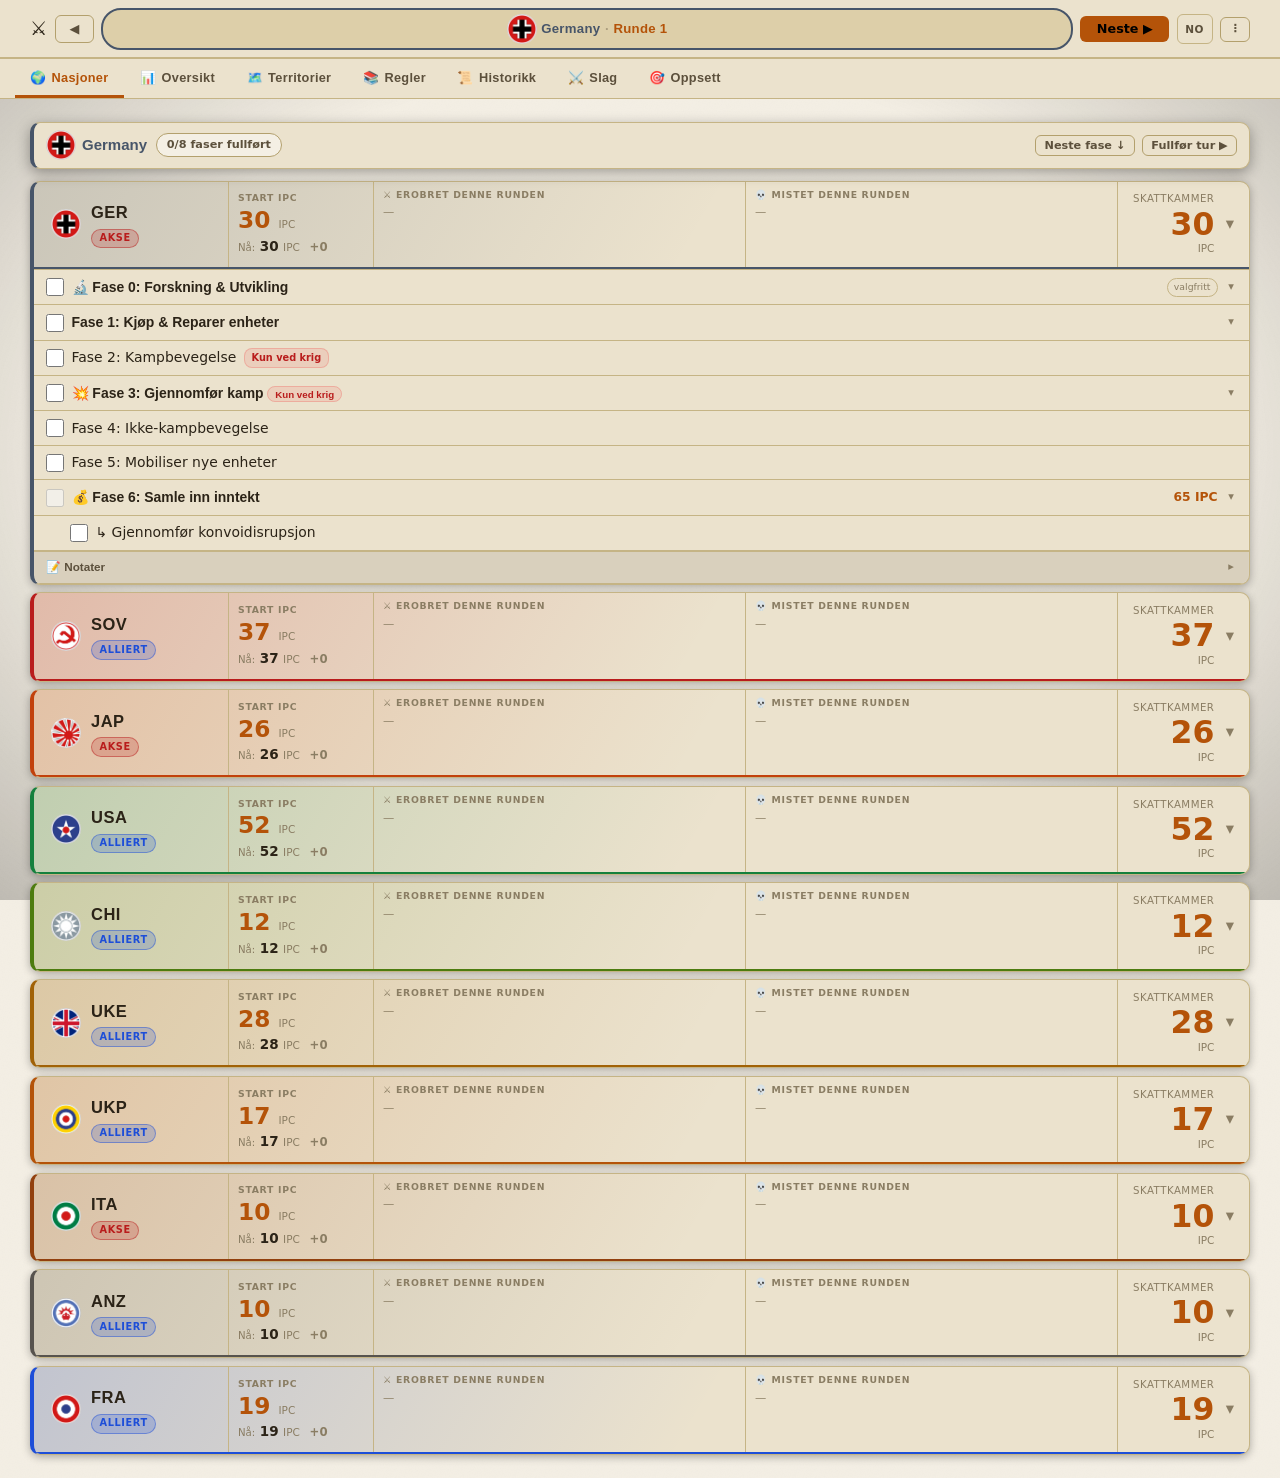
<file: data/index.html>
<!DOCTYPE html>
<html lang="no">
<head>
  <meta charset="UTF-8">
  <meta name="viewport" content="width=device-width, initial-scale=1.0">
  <title>A&amp;A Global 1940 — Game Tracker</title>
  <link rel="icon" href='data:image/svg+xml;utf8,<svg xmlns="http://www.w3.org/2000/svg" viewBox="0 0 32 32"><rect width="32" height="32" rx="4" fill="%230d1117"/><text x="16" y="22" font-size="20" text-anchor="middle" fill="%23f59e0b" font-family="serif">⚔</text></svg>'>
  <script>
    // The browser fetches a <link rel="manifest"> as soon as it's parsed — under
    // file:// that fetch is always blocked by CORS (same reasoning as the
    // territories.csv skip in app.js's _loadTerritoriesCSV()), so document.write it
    // in conditionally rather than always emitting a tag guaranteed to error out.
    // PWA installability isn't available under file:// anyway, so nothing is lost.
    if (location.protocol !== 'file:') {
      document.write('<link rel="manifest" href="manifest.json">');
    }
  </script>
  <meta name="theme-color" content="#14120d" id="metaThemeColor">
  <meta name="apple-mobile-web-app-capable" content="yes">
  <meta name="apple-mobile-web-app-status-bar-style" content="black-translucent">
  <meta name="apple-mobile-web-app-title" content="Frontline">
  <script>
    // Applied synchronously, before the stylesheet, so an explicit saved theme choice
    // (opposite of the OS preference) doesn't flash the wrong theme for a frame on load.
    // app.js's applyTheme() re-derives and confirms this once state is fully loaded.
    try {
      var _s = JSON.parse(localStorage.getItem('aa1940_tracker_v1'));
      if (_s && (_s.theme === 'light' || _s.theme === 'dark')) {
        document.documentElement.dataset.theme = _s.theme;
      }
    } catch (_) {}
  </script>
  <link rel="stylesheet" href="style.css">
</head>
<body>
  <div class="app-wrap">

    <!-- ══════════════ HEADER ══════════════ -->
    <header>
      <span class="logo">⚔️</span>

      <button class="btn btn-ghost btn-sm hdr-nav-btn" id="btnPrevTurn" data-i18n-attr-title="header.prev_title" title="Forrige tur">◀</button>

      <div class="hdr-turn-pill" id="turnPill">
        <span class="htp-flag" id="turnFlag">🇩🇪</span>
        <span class="htp-name" id="turnName">Germany</span>
        <span class="htp-sep">·</span>
        <span class="htp-round" id="roundBadge">Runde 1</span>
      </div>

      <button class="btn btn-primary btn-sm hdr-nav-btn hdr-next-btn" id="btnNextTurn" data-i18n="header.next_btn" data-i18n-attr-title="header.next_title" title="Neste tur">Neste ▶</button>

      <button class="btn btn-ghost btn-sm lang-toggle" id="btnLang" onclick="toggleLang()" title="Bytt språk / Switch language">NO</button>

      <details class="action-menu" id="actionMenu">
        <summary class="btn btn-ghost btn-sm action-menu-trigger" data-i18n-attr-title="header.menu_title" title="Meny">⋮</summary>
        <div class="action-menu-dropdown">
          <button class="action-menu-item" id="btnTheme" onclick="toggleTheme()"><span id="btnThemeIcon">🌙</span> <span data-i18n="menu.theme">Bytt tema</span></button>
          <button class="action-menu-item" id="btnNewGame" data-i18n="menu.new_game">🎮 Nytt spill</button>
          <button class="action-menu-item action-menu-item--accent" id="btnServerSave" data-i18n="menu.save">☁️ Lagring</button>
          <button class="action-menu-item" id="btnExport" data-i18n="menu.export">💾 Eksporter</button>
          <label class="action-menu-item" style="cursor:pointer">
            <span data-i18n="menu.import">📂 Importer</span>
            <input type="file" id="importFile" accept="application/json" class="hidden">
          </label>
        </div>
      </details>
    </header>

    <!-- ══════════════ TAB NAV (tablet/desktop) ══════════════ -->
    <nav class="tab-bar" role="tablist">
      <button class="tab-btn active" data-tab="nations"     role="tab">🌍 <span data-i18n="nav.nations">Nasjoner</span></button>
      <button class="tab-btn"        data-tab="overview"    role="tab">📊 <span data-i18n="nav.overview">Oversikt</span></button>
      <button class="tab-btn"        data-tab="territories" role="tab">🗺️ <span data-i18n="nav.territories">Territorier</span></button>
      <button class="tab-btn"        data-tab="rules"       role="tab">📚 <span data-i18n="nav.rules">Regler</span></button>
      <button class="tab-btn"        data-tab="history"     role="tab">📜 <span data-i18n="nav.history">Historikk</span></button>
      <button class="tab-btn"        data-tab="battle"      role="tab">⚔️ <span data-i18n="nav.battle">Slag</span></button>
      <button class="tab-btn"        data-tab="setup"       role="tab">🎯 <span data-i18n="nav.setup">Oppsett</span></button>
    </nav>

    <!-- ══════════════ BOTTOM NAV (mobile only) ══════════════ -->
    <nav class="bottom-nav" role="tablist" aria-label="Navigasjon">
      <button class="tab-btn active" data-tab="nations" role="tab">
        <span class="bn-icon">🌍</span>
        <span class="bn-label" data-i18n="nav.nations">Nasjoner</span>
      </button>
      <button class="tab-btn" data-tab="overview" role="tab">
        <span class="bn-icon">📊</span>
        <span class="bn-label" data-i18n="nav.overview">Oversikt</span>
      </button>
      <button class="tab-btn" data-tab="territories" role="tab">
        <span class="bn-icon">🗺️</span>
        <span class="bn-label" data-i18n="nav.territories">Territorier</span>
      </button>
      <button class="tab-btn" data-tab="battle" role="tab">
        <span class="bn-icon">⚔️</span>
        <span class="bn-label" data-i18n="nav.battle">Slag</span>
      </button>
      <button class="tab-btn" data-tab="history" role="tab">
        <span class="bn-icon">📜</span>
        <span class="bn-label" data-i18n="nav.history">Historikk</span>
      </button>
      <button class="tab-btn" data-tab="rules" role="tab">
        <span class="bn-icon">📚</span>
        <span class="bn-label" data-i18n="nav.rules">Regler</span>
      </button>
      <button class="tab-btn" data-tab="setup" role="tab">
        <span class="bn-icon">🎯</span>
        <span class="bn-label" data-i18n="nav.setup">Oppsett</span>
      </button>
    </nav>

    <!-- ══════════════ MAIN ══════════════ -->
    <div id="fixedSpacer" aria-hidden="true"></div>
    <main>

      <!-- ── OVERVIEW TAB (war status only — turn actions live on Nations) ── -->
      <div id="tab-overview" class="tab-panel" role="tabpanel">

        <!-- Turn strip (klikk for å navigere til nasjon) -->
        <div class="turn-strip-wrap">
          <div class="turn-strip-title" data-i18n="ov.turn_order">Tur-rekkefølge · klikk for å gå til nasjon</div>
          <div class="turn-strip" id="turnStrip"></div>
        </div>

        <!-- Victory meter -->
        <div class="victory-meter-wrap">
          <div class="victory-meter-title" data-i18n="ov.vc_title">🏆 Seiersbyer — Akse trenger 13 for å vinne</div>
          <div class="victory-bar-outer">
            <div class="victory-bar-axis" id="victoryBarAxis" style="width:30%"></div>
            <div class="victory-bar-allies" id="victoryBarAllies"></div>
          </div>
          <div class="victory-labels">
            <span id="victoryLabelAxis">Akse: 0</span>
            <span id="victoryLabelAllies">Allierte: 0</span>
          </div>
          <div class="win-indicator" id="winIndicator"></div>
          <details class="vc-collapse">
            <summary data-i18n="ov.vc_collapse">⭐ Seiersbyer</summary>
            <div class="vc-medal-board" id="vcMedalBoard"></div>
          </details>
        </div>

        <!-- Nation scoreboard -->
        <div id="ovNationGrid"></div>

      </div>

      <!-- ── NATIONS TAB ───────────────────── -->
      <div id="tab-nations" class="tab-panel active" role="tabpanel">
        <!-- Sticky turn bar: active nation, phase progress, jump-to-next-phase,
             finish turn. The nation cards below are the single source of phase UI. -->
        <div class="turn-bar" id="phaseTrackerWrap">
          <div class="turn-bar-nation" id="phaseNationName"></div>
          <span class="phase-progress" id="turnBarProgress"></span>
          <div class="turn-bar-actions">
            <button class="btn btn-ghost btn-sm" id="btnNextPhase" onclick="scrollToNextPhase()"></button>
            <button class="btn btn-sm btn-complete-turn" id="btnCompletePhases" onclick="nextTurn()"></button>
          </div>
        </div>
        <div class="nations-grid" id="nationsGrid"></div>
      </div>

      <!-- ── TERRITORIES TAB ──────────────── -->
      <div id="tab-territories" class="tab-panel" role="tabpanel">

        <div class="territory-controls">
          <input type="search" id="terSearch" placeholder="🔍 Søk territorier…" aria-label="Søk" data-i18n-attr-placeholder="ter.search_ph">
          <select id="terFilterContinent" title="Filtrer etter kontinent">
            <option value="" data-i18n="ter.all_continents">Alle kontinenter</option>
            <option>North America</option>
            <option>South America</option>
            <option>Europe</option>
            <option>Africa</option>
            <option>Middle East</option>
            <option>Asia</option>
            <option>Pacific</option>
          </select>
          <div class="ter-nation-pair">
            <select id="terFilterNation" title="Nasjon 1">
              <option value="" data-i18n="ter.all_owners">Alle eiere</option>
              <option value="germany">GER Germany</option>

              <option value="italy">ITA Italy</option>
              <option value="japan">JAP Japan</option>
              <option value="soviet">SOV Soviet Union</option>
              <option value="usa">USA United States</option>
              <option value="uk_europe">UKE UK Europe</option>
              <option value="uk_pacific">UKP UK Pacific</option>
              <option value="anzac">ANZ ANZAC</option>
              <option value="china">CHI China</option>
              <option value="france">FRA France</option>
              <option value="neutral" data-i18n="ter.neutral_opt">⚪ Nøytral</option>
              <option value="dutch">DUT Dutch</option>
            </select>
            <span class="ter-vs-badge" data-i18n="ter.vs">vs</span>
            <select id="terFilterNation2" title="Nasjon 2 (valgfri)">
              <option value="" data-i18n="ter.nation2_ph">— 2. nasjon —</option>
              <option value="germany">GER Germany</option>
              <option value="italy">ITA Italy</option>
              <option value="japan">JAP Japan</option>
              <option value="soviet">SOV Soviet Union</option>
              <option value="usa">USA United States</option>
              <option value="uk_europe">UKE UK Europe</option>
              <option value="uk_pacific">UKP UK Pacific</option>
              <option value="anzac">ANZ ANZAC</option>
              <option value="china">CHI China</option>
              <option value="france">FRA France</option>
              <option value="neutral">⚪ Nøytral</option>
              <option value="dutch">DUT Dutch</option>
            </select>
          </div>
        </div>

        <div class="territory-count-bar">
          <span class="tcb-item"><span class="tcb-label" data-i18n="ter.total">Totalt:</span><span class="tcb-val" id="tcbTotal">—</span></span>
          <span class="tcb-item" style="color:var(--red)"><span class="tcb-label" data-i18n="ter.axis">Akse:</span><span class="tcb-val" id="tcbAxis">—</span></span>
          <span class="tcb-item" style="color:var(--blue)"><span class="tcb-label" data-i18n="ter.allies">Allierte:</span><span class="tcb-val" id="tcbAllies">—</span></span>
          <span class="tcb-item"><span class="tcb-label" data-i18n="ter.neutral">Nøytral:</span><span class="tcb-val" id="tcbNeutral">—</span></span>
        </div>

        <div id="territoryGroups"></div>
      </div>



      <!-- ── HISTORY TAB ────────────────────── -->
      <div id="tab-history" class="tab-panel" role="tabpanel">
        <div class="history-title" data-i18n="hist.title">📜 Historikk</div>
        <div class="history-list" id="historyList"></div>
      </div>

      <!-- ── BATTLE BOARD TAB ──────────────── -->
      <div id="tab-battle" class="tab-panel" role="tabpanel">

        <div class="battle-header-bar">
          <h2 class="battle-main-title" data-i18n="battle.title">⚔️ Slagbord</h2>
          <button class="btn btn-ghost btn-sm" onclick="resetBattle()" data-i18n="battle.reset">🗑️ Nullstill</button>
        </div>

        <div class="battle-board">

          <!-- ATTACKER -->
          <div class="battle-side attacker-side">
            <div class="battle-side-header attacker-header">
              <span class="battle-side-icon">🗡️</span>
              <span class="battle-side-label" data-i18n="battle.attacker">ANGRIPER</span>
              <span class="battle-side-dice" id="atk-total-dice">0 terninger</span>
            </div>
            <div class="battle-nation-select-wrap">
              <select class="battle-nation-select" id="battle-nation-atk" onchange="onBattleNationChange()">
                <option value="" data-i18n="battle.select_nation">— Velg nasjon —</option>
              </select>
              <span class="battle-adv-art-badge hidden" id="adv-art-badge">⚗️ Adv. Artillery</span>
            </div>
            <div class="battle-units" id="atk-units"></div>
          </div>

          <!-- VS divider -->
          <div class="battle-vs">
            <div class="battle-vs-circle">VS</div>
            <div class="battle-rolls-summary" id="battle-summary">
              <div class="brs-row"><span class="brs-label" data-i18n="battle.exp_atk">Forventet treff (ang.)</span><span class="brs-val atk" id="atk-expected">0</span></div>
              <div class="brs-row"><span class="brs-label" data-i18n="battle.exp_def">Forventet treff (for.)</span><span class="brs-val def" id="def-expected">0</span></div>
            </div>
            <div class="battle-pairing-info" id="battle-pairing-info"></div>
            <!-- Manual hit inputs (replaces dice roll button) -->
            <div class="battle-hit-inputs">
              <div class="bhi-row">
                <label class="bhi-label" for="battle-atk-hits" data-i18n="battle.atk_hits_label">Angriper treff:</label>
                <input type="number" class="bhi-input" id="battle-atk-hits" min="0" value="0" title="Angriper treff" oninput="onBattleHitsChange()">
              </div>
              <div class="bhi-row">
                <label class="bhi-label" for="battle-def-hits" data-i18n="battle.def_hits_label">Forsvarer treff:</label>
                <input type="number" class="bhi-input" id="battle-def-hits" min="0" value="0" title="Forsvarer treff" oninput="onBattleHitsChange()">
              </div>
              <button type="button" class="btn btn-primary battle-apply-btn" id="btnBattleApply" onclick="applyBattleHits()" disabled data-i18n="battle.apply_hits">⚔️ Anvend treff</button>
            </div>
            <div id="battle-result"></div>
          </div>

          <!-- DEFENDER -->
          <div class="battle-side defender-side">
            <div class="battle-side-header defender-header">
              <span class="battle-side-icon">🛡️</span>
              <span class="battle-side-label" data-i18n="battle.defender">FORSVARER</span>
              <span class="battle-side-dice" id="def-total-dice">0 terninger</span>
            </div>
            <div class="battle-nation-select-wrap">
              <div id="def-nations-chips" class="def-nations-chips"></div>
              <div class="def-add-row">
                <select class="battle-nation-select" id="battle-nation-def-add" title="Add defender nation" onchange="addDefenderNation(this.value); this.value=''">
                  <option value="" data-i18n="battle.add_defender">+ Legg til forsvarer</option>
                </select>
              </div>
            </div>
            <div class="battle-units" id="def-units"></div>
          </div>

        </div>

        <!-- Battle Matrix / Casualty Zone -->
        <div id="battle-matrix-section" class="battle-matrix-section"></div>

      </div>

      <!-- ── RULES TAB ─────────────────── -->
      <div id="tab-rules" class="tab-panel" role="tabpanel" style="padding:0;height:calc(100vh - 110px);">
        <iframe src="rules.html" title="Rules" style="width:100%;height:100%;border:none;" loading="lazy"></iframe>
      </div>

      <!-- ── SETUP TAB ─────────────────── -->
      <div id="tab-setup" class="tab-panel" style="padding:0;height:calc(100vh - 110px);" role="tabpanel">
        <iframe src="setup.html" title="Game play setup" style="width:100%;height:100%;border:none;" loading="lazy"></iframe>
      </div>

    </main>
  </div>

  <!-- ══════════════ MODALS ══════════════ -->

  <!-- Server Save/Load Modal -->
  <div class="modal-backdrop hidden" id="serverSaveModal" onclick="if(event.target===this)closeServerSaveModal()">
    <div class="modal" style="min-width:340px;max-width:520px;width:95vw">
      <div class="modal-header">
        <span class="modal-title" data-i18n="modal.save.title">☁️ Server-lagring</span>
        <button type="button" class="btn btn-ghost btn-sm" onclick="closeServerSaveModal()" data-i18n="ui.close">✕</button>
      </div>
      <div class="modal-body">
        <!-- Save row -->
        <div class="ssave-save-row">
          <input type="text" id="ssaveName" placeholder="Lagrenavn…" maxlength="64" class="ssave-name-input" aria-label="Lagrenavn" data-i18n-attr-placeholder="modal.save.placeholder">
          <button type="button" class="btn btn-accent btn-sm" onclick="saveToServer()" data-i18n="modal.save.btn">💾 Lagre</button>
        </div>
        <!-- Save list -->
        <div class="ssave-list-header">
          <span data-i18n="modal.save.list_hdr">Lagrede spill</span>
          <button type="button" class="btn btn-ghost btn-sm" onclick="loadSavesList()" data-i18n="modal.save.refresh">🔄 Oppdater</button>
        </div>
        <div id="ssaveList" class="ssave-list">
          <div class="ssave-empty" data-i18n="modal.save.loading">Laster…</div>
        </div>
      </div>
    </div>
  </div>

  <!-- New Game Modal -->
  <div class="modal-backdrop hidden" id="newGameModal" onclick="if(event.target===this)closeNewGameModal()">
    <div class="modal">
      <div class="modal-header">
        <span class="modal-title" data-i18n="modal.new_game.title">🎮 Nytt spill</span>
        <button type="button" class="btn btn-ghost btn-sm" onclick="closeNewGameModal()" data-i18n="ui.close">✕</button>
      </div>
      <div class="modal-body">
        <p style="color:var(--text-dim);font-size:.9rem">
          <span data-i18n="modal.new_game.confirm">Er du sikker på at du vil starte et nytt spill?</span><br>
          <strong style="color:var(--red)" data-i18n="modal.new_game.warning">All nåværende spillprogresjon vil slettes.</strong>
        </p>
      </div>
      <div class="modal-footer">
        <button type="button" class="btn btn-ghost"  id="btnNewGameCancel"  data-i18n="modal.new_game.cancel">Avbryt</button>
        <button type="button" class="btn btn-danger" id="btnNewGameConfirm" data-i18n="modal.new_game.start">🗑️ Start nytt spill</button>
      </div>
    </div>
  </div>

  <!-- Territory Modal (opened from the nation card's combat phase — reassign
       territory ownership mid-turn without leaving the card) -->
  <div class="modal-backdrop hidden" id="terrModal" onclick="if(event.target===this)closeTerrModal()">
    <div class="modal terr-modal">
      <div class="modal-header">
        <span class="modal-title" id="terrModalTitle"></span>
        <button type="button" class="btn btn-ghost btn-sm" onclick="closeTerrModal()">✕</button>
      </div>
      <input type="search" id="terrModalSearch" class="terr-modal-search" oninput="renderTerrModalBody()">
      <div class="terr-modal-natbar" id="terrModalNatBar"></div>
      <div class="terr-modal-body" id="terrModalBody"></div>
      <div class="terr-modal-footer">
        <button class="btn btn-ghost btn-sm" id="terrModalFullBtn"></button>
      </div>
    </div>
  </div>

  <!-- Owner Picker Modal -->
  <div class="modal-backdrop hidden" id="ownerPickerModal" onclick="if(event.target===this)closeOwnerPicker()">
    <div class="modal owner-picker-modal">
      <div class="modal-header">
        <span class="modal-title" id="ownerPickerTitle" data-i18n="modal.owner.title">Endre eier</span>
        <button type="button" class="btn btn-ghost btn-sm" onclick="closeOwnerPicker()" data-i18n="ui.close">✕</button>
      </div>
      <div class="owner-picker-grid" id="ownerPickerGrid"></div>
    </div>
  </div>

  <!-- ══════════════ TOASTS ══════════════ -->
  <div class="toast-container" id="toastContainer"></div>

  <!-- ══════════════ SCRIPTS ══════════════ -->
  <script src="i18n.js"></script>
  <script src="data.js"></script>
  <script src="app.js"></script>
</body>
</html>
</file>
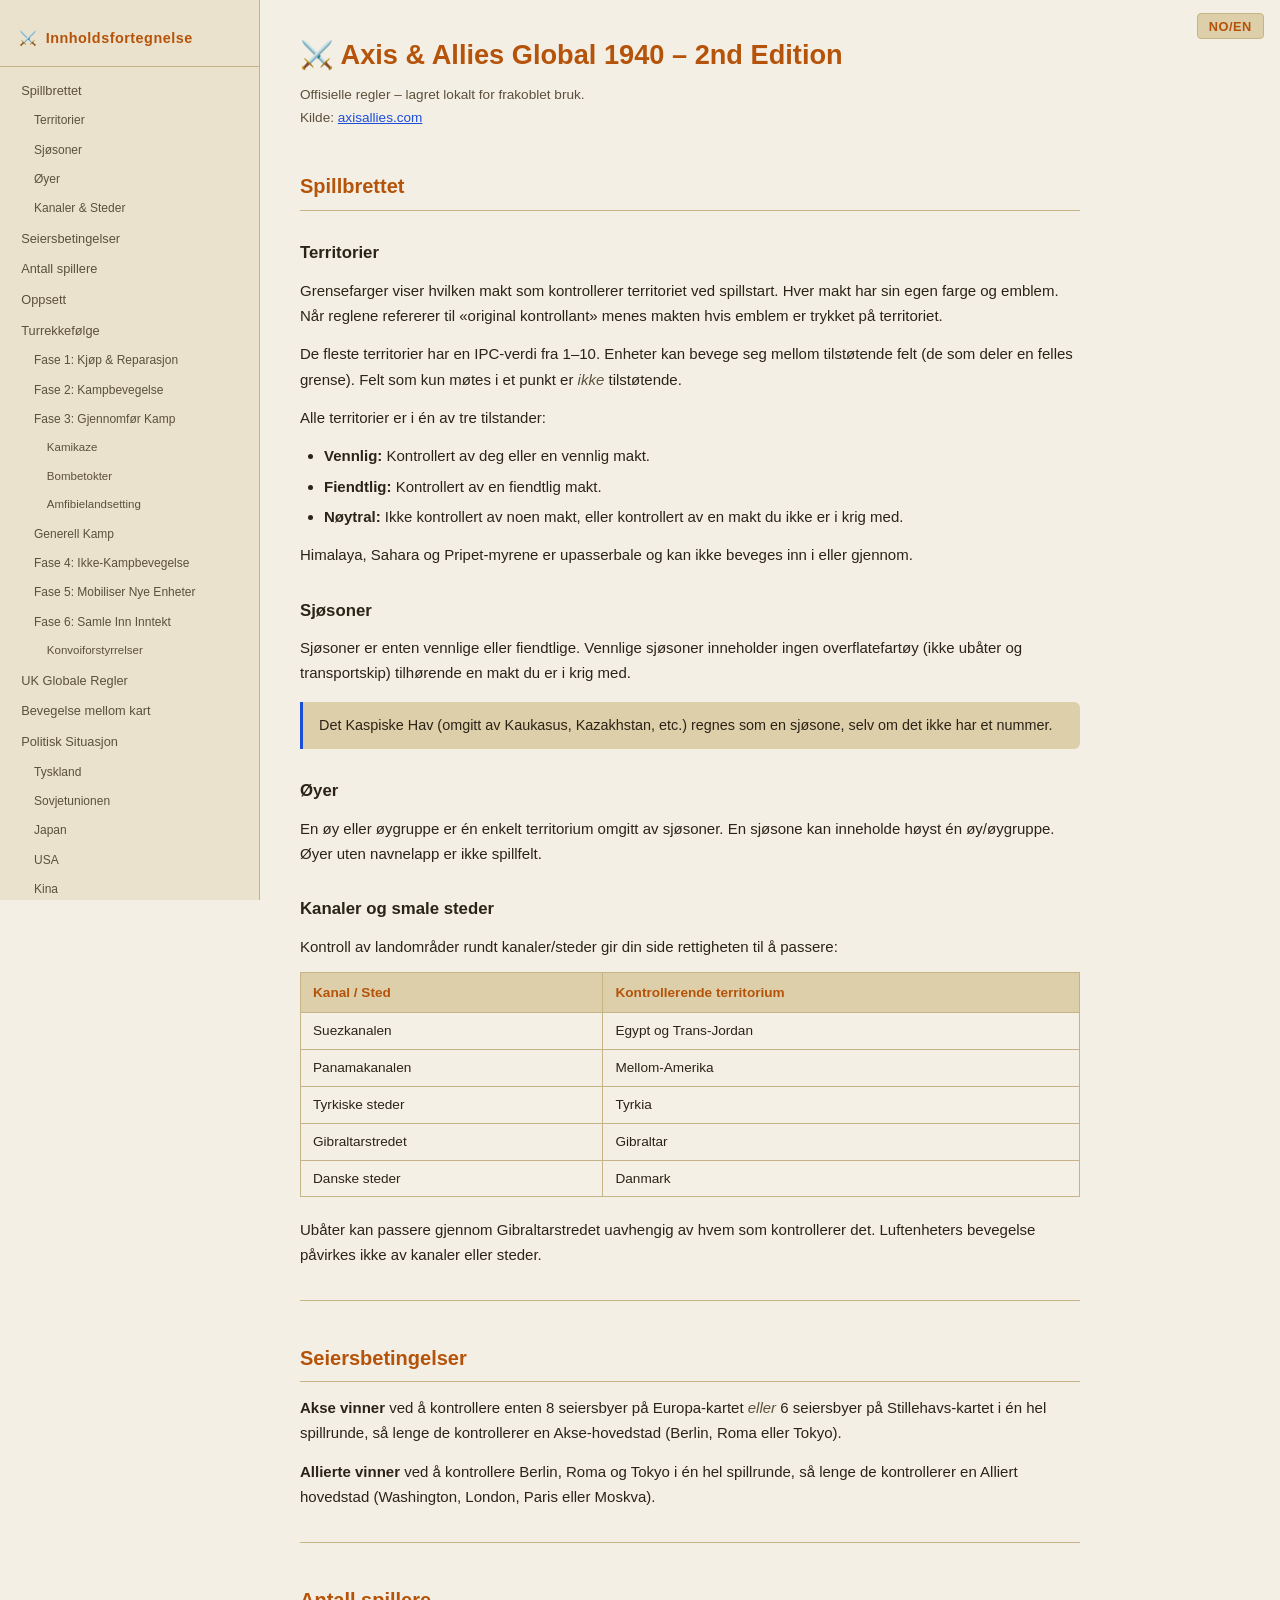
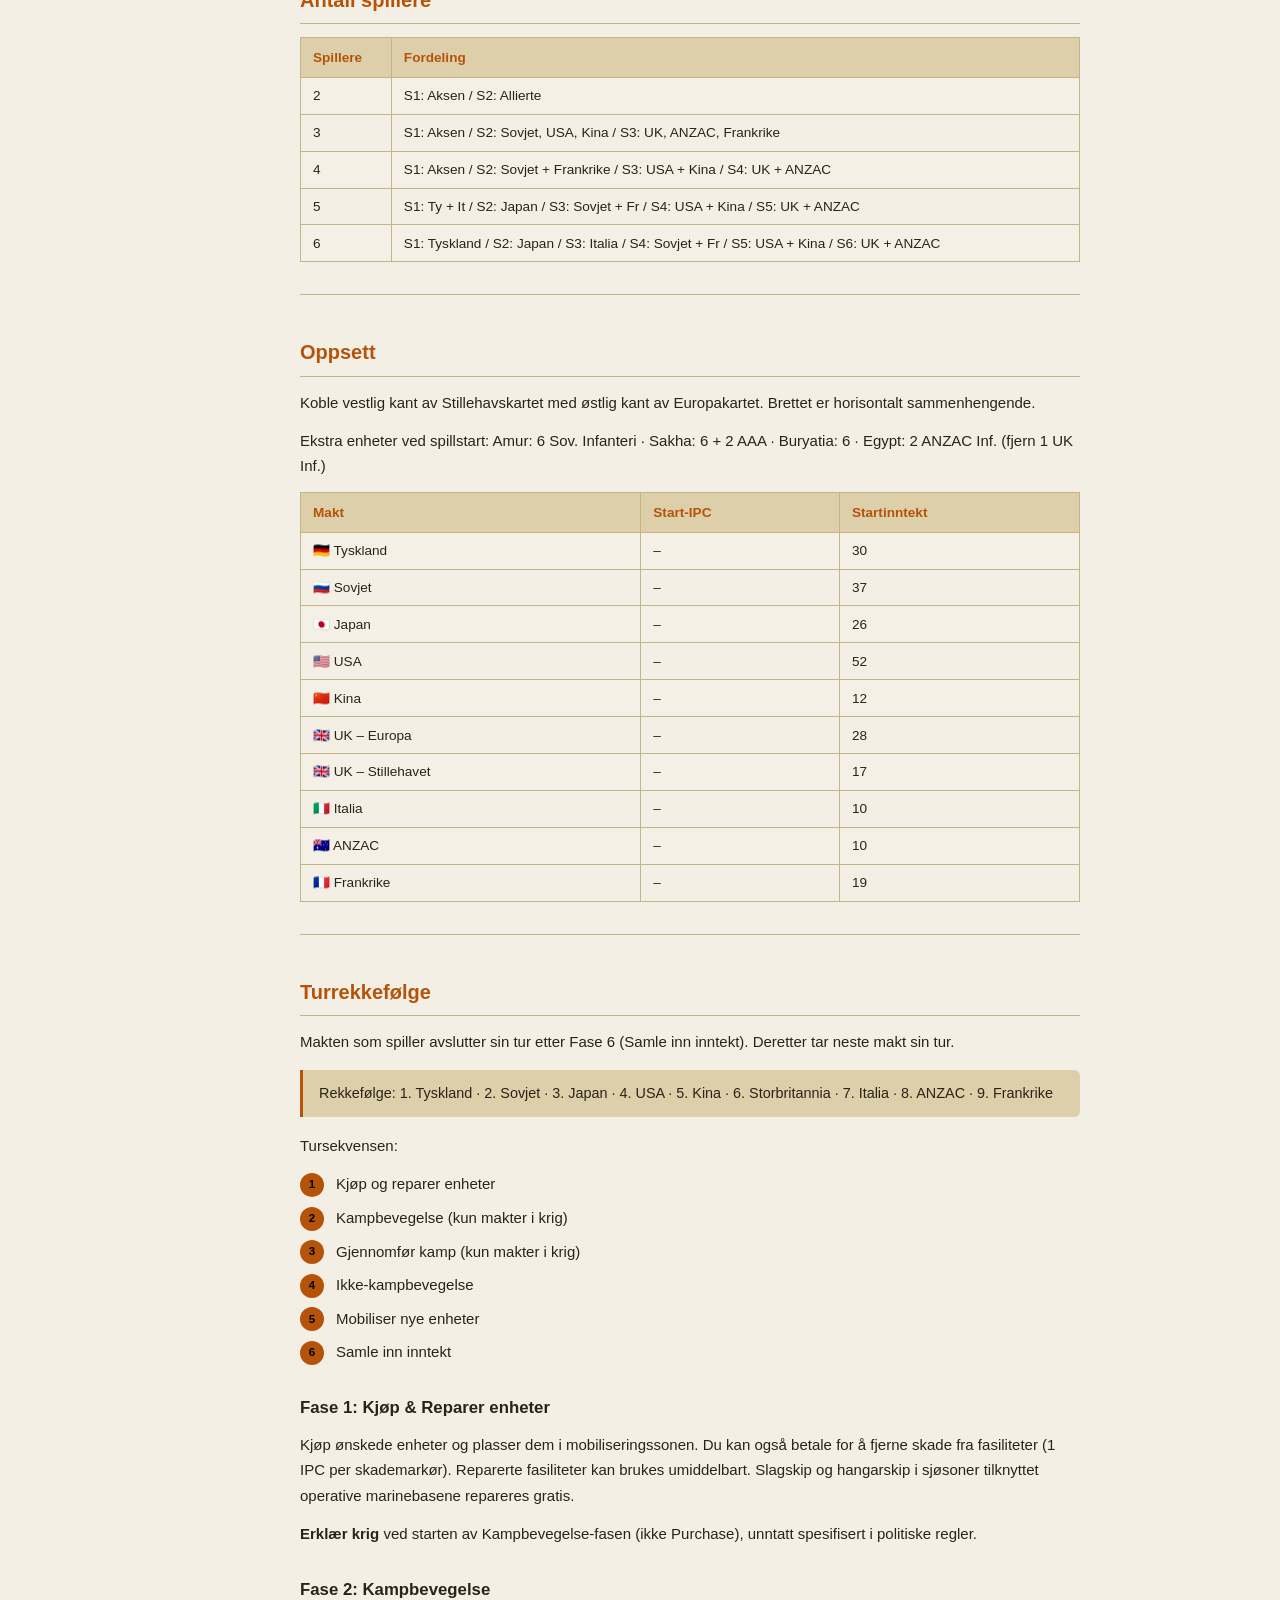
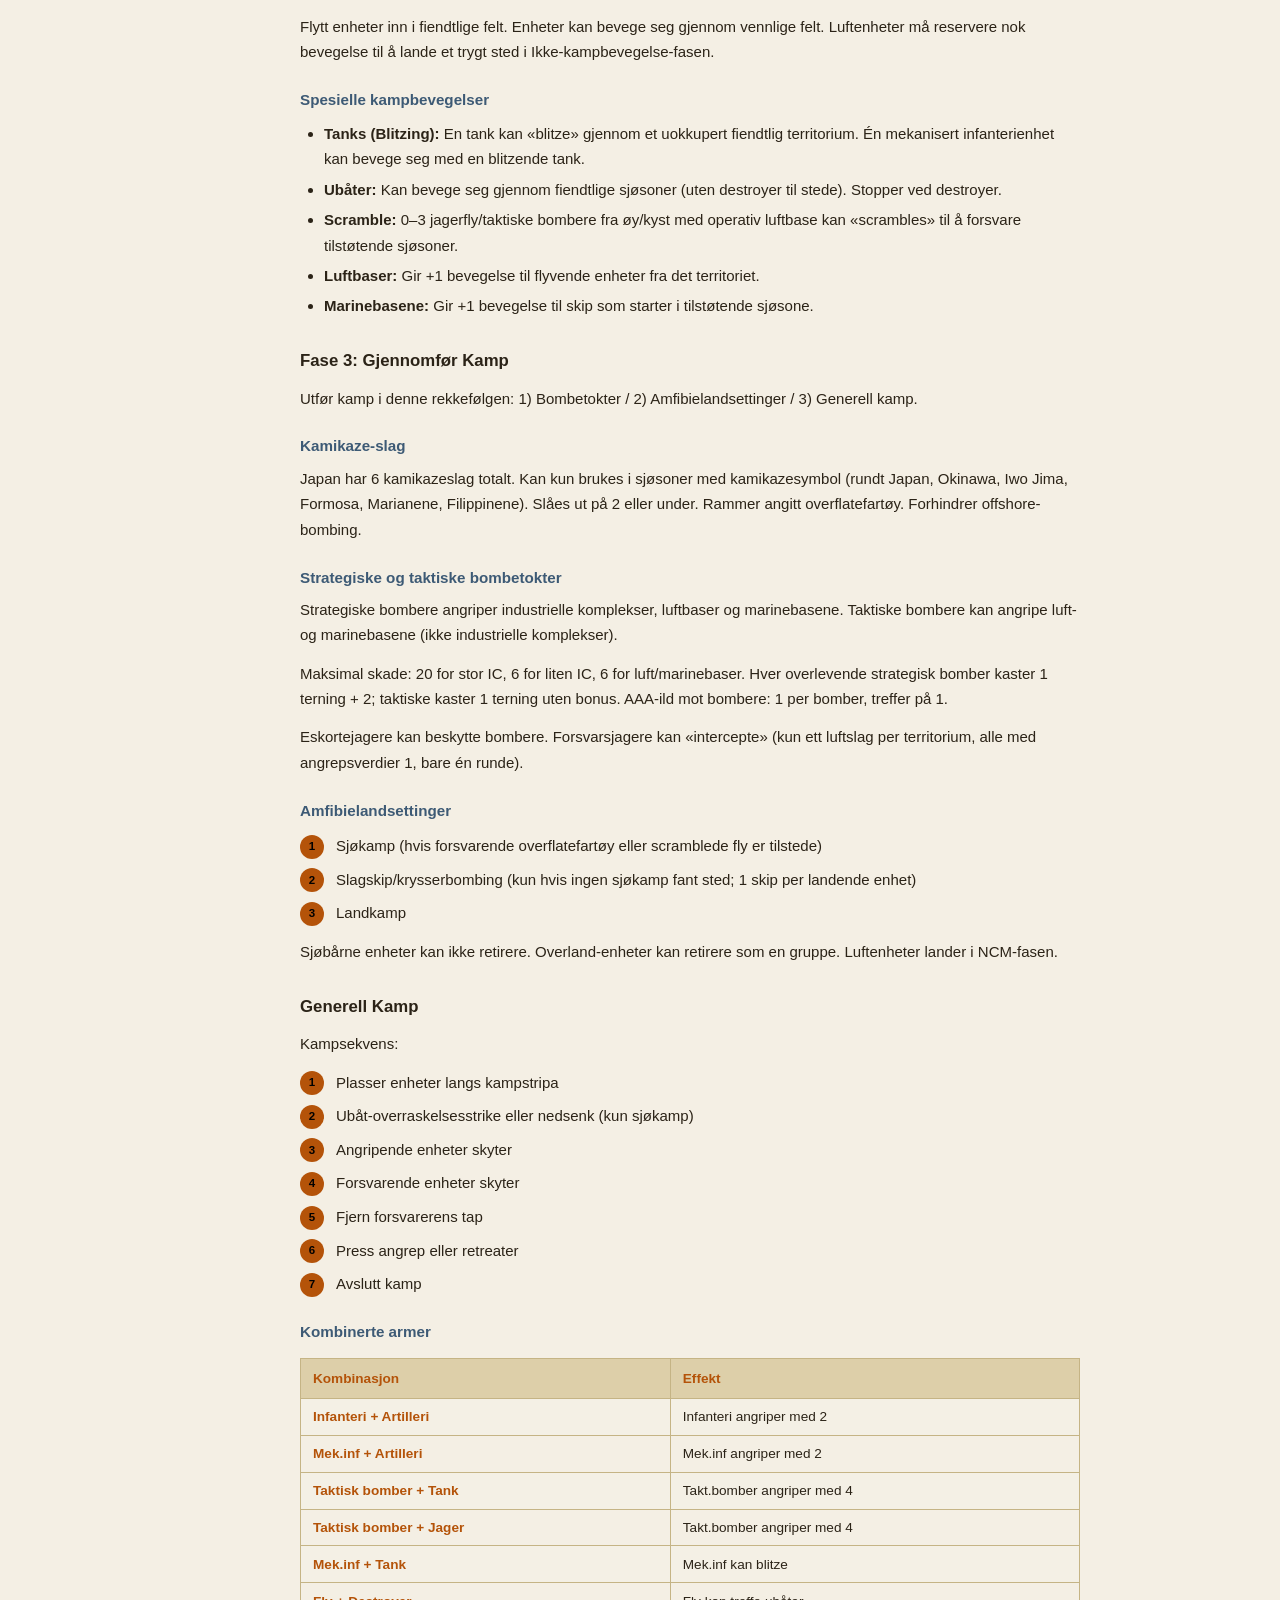
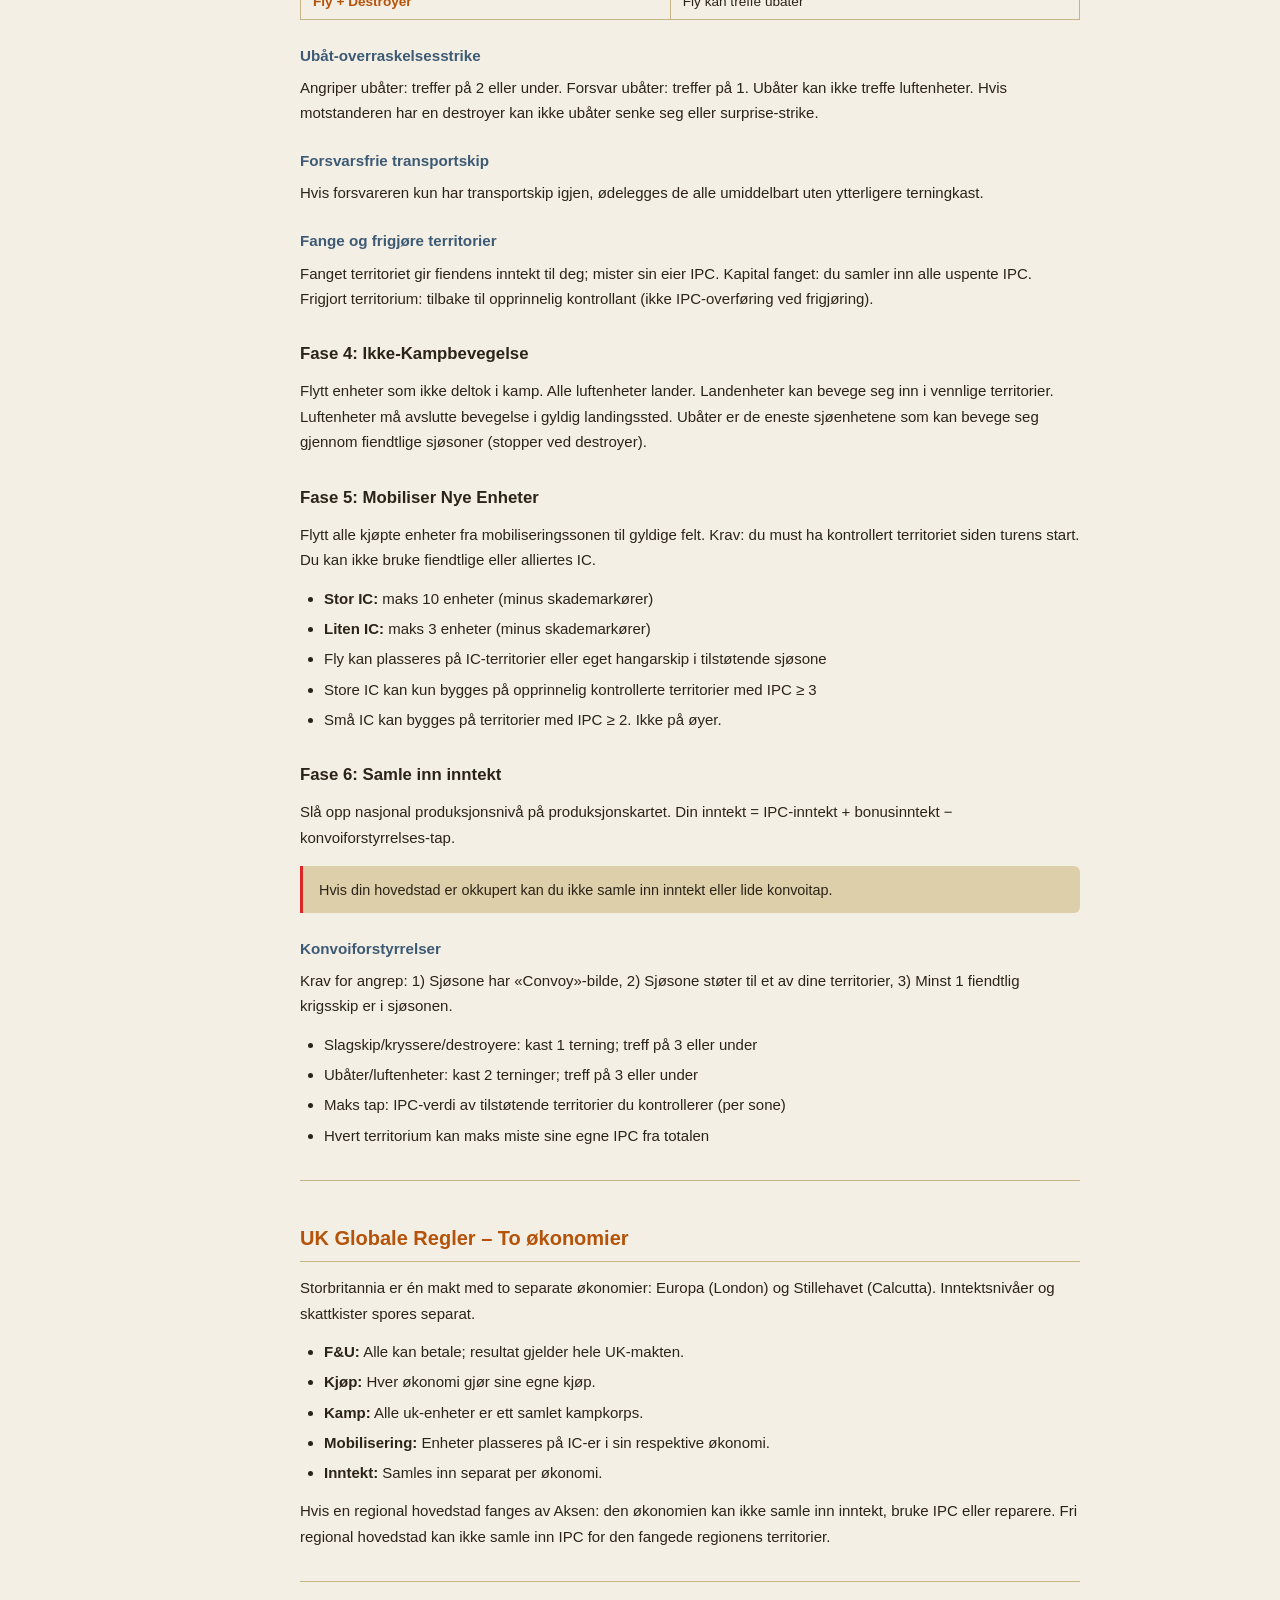
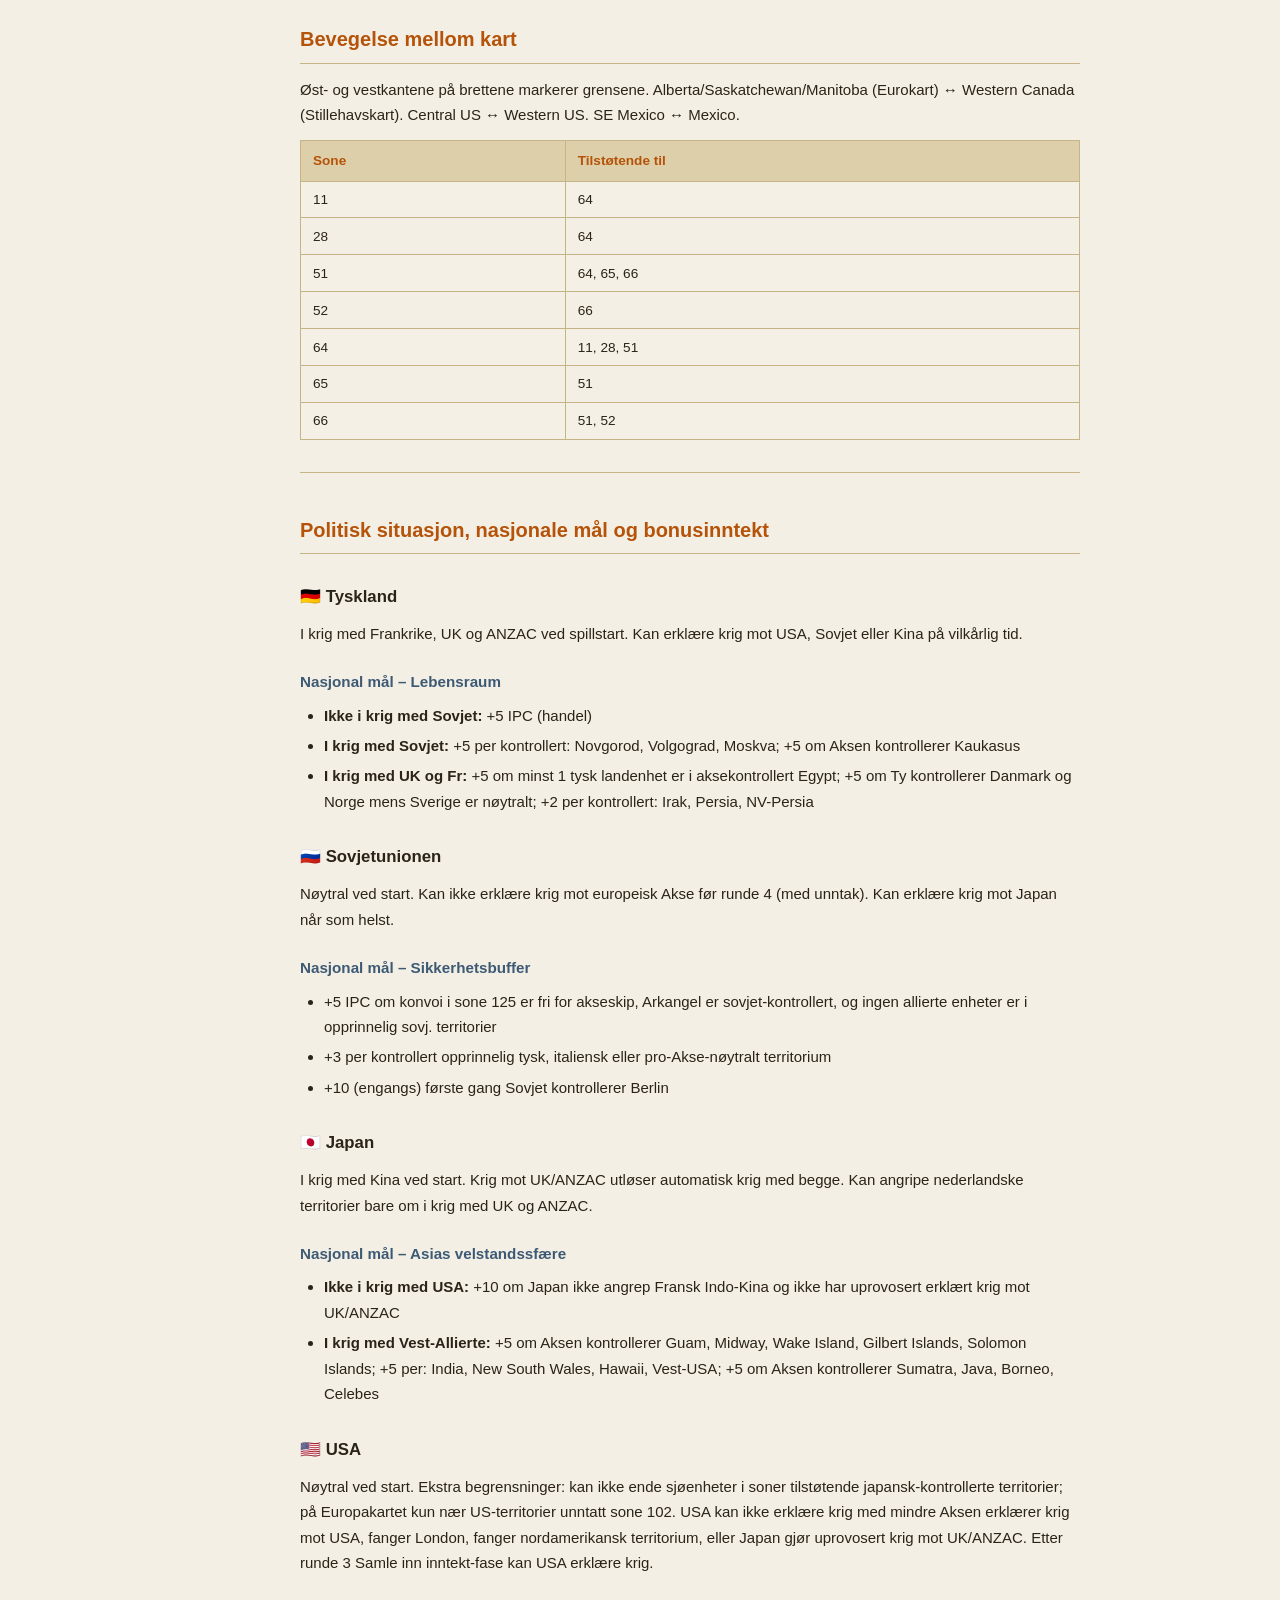
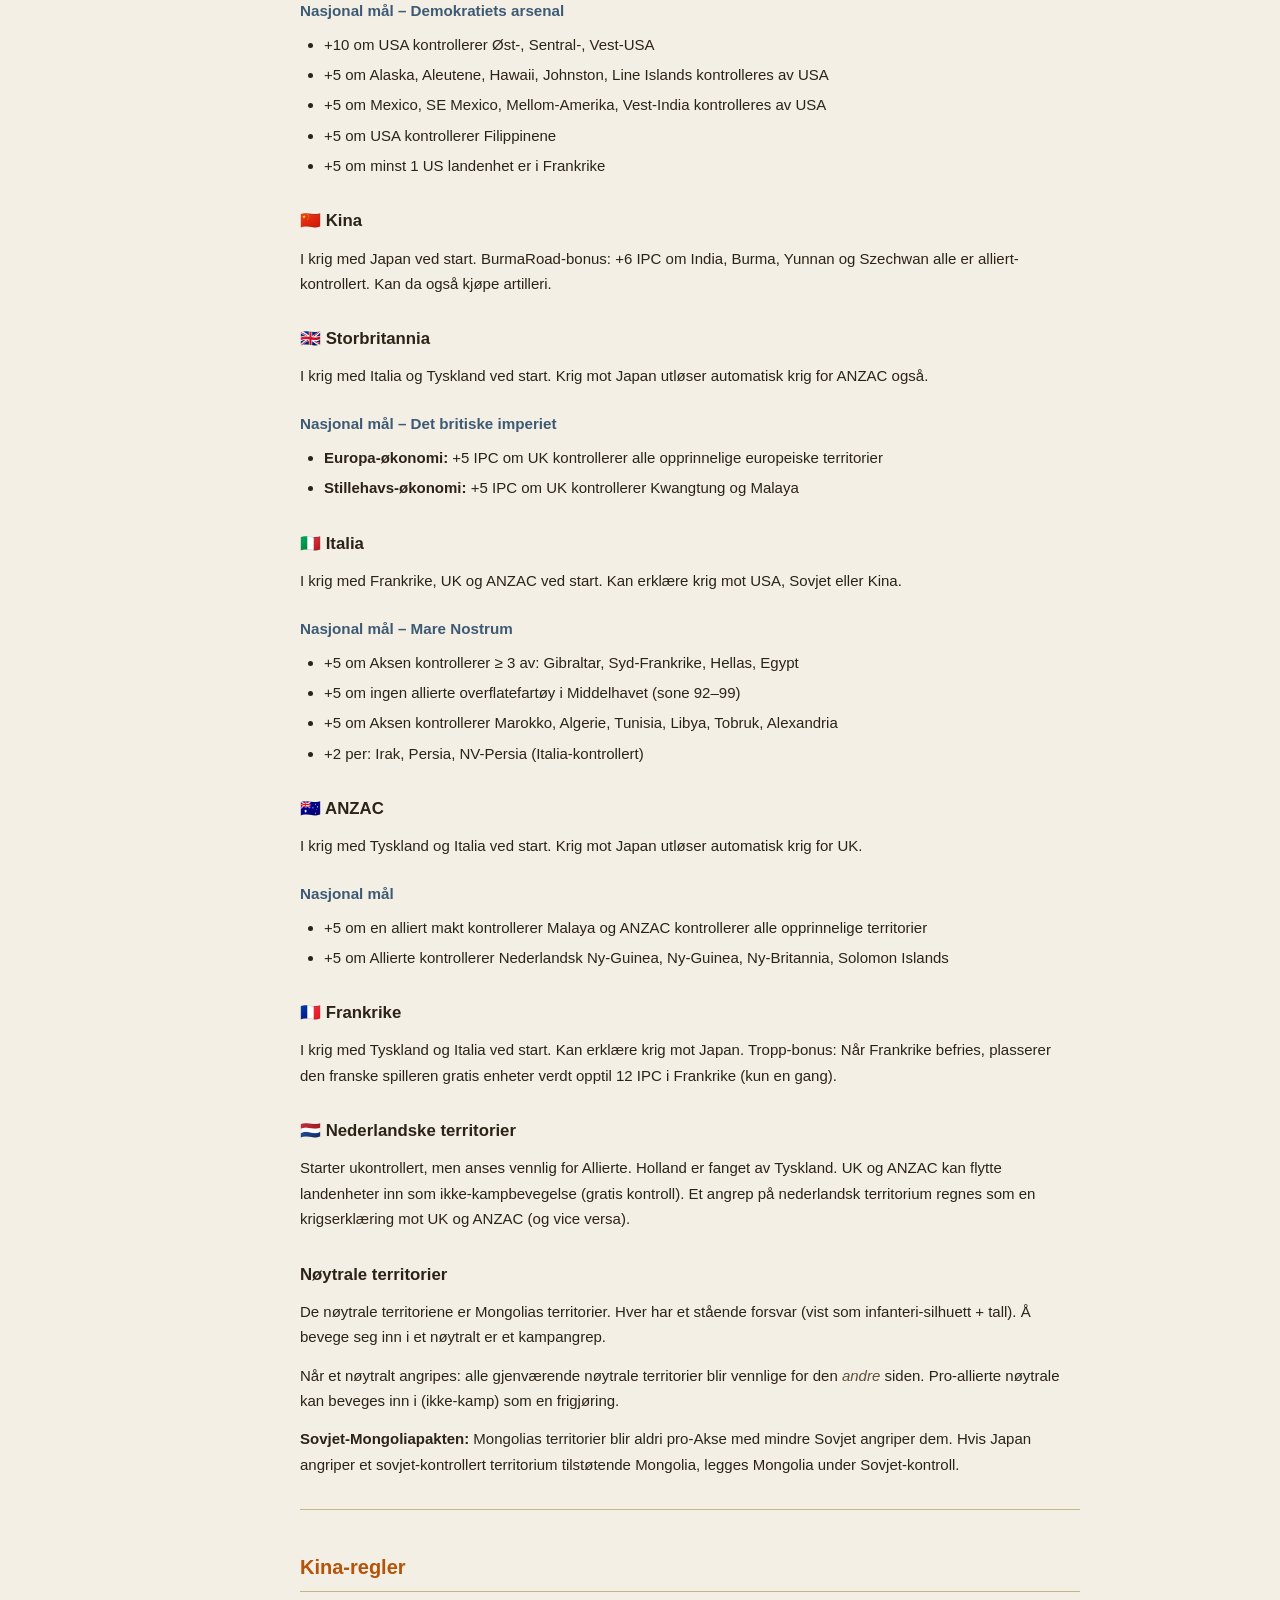
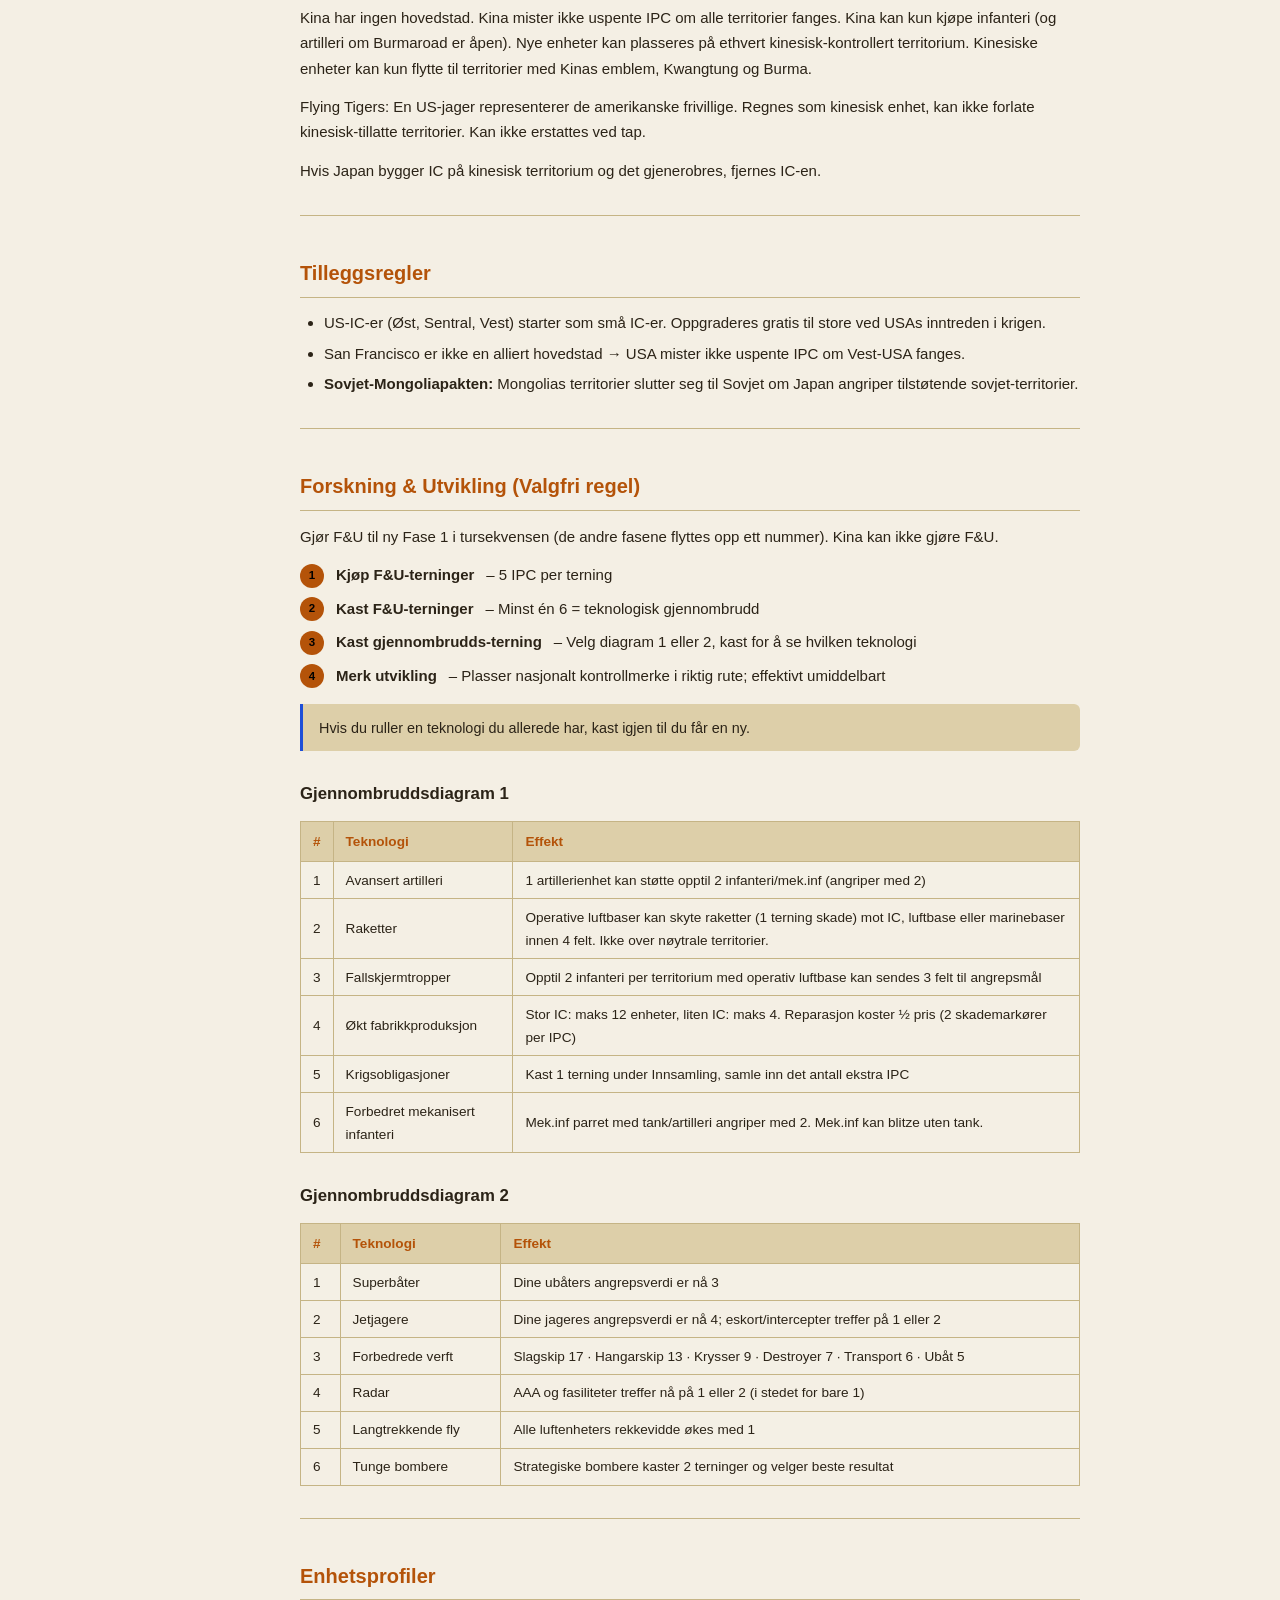
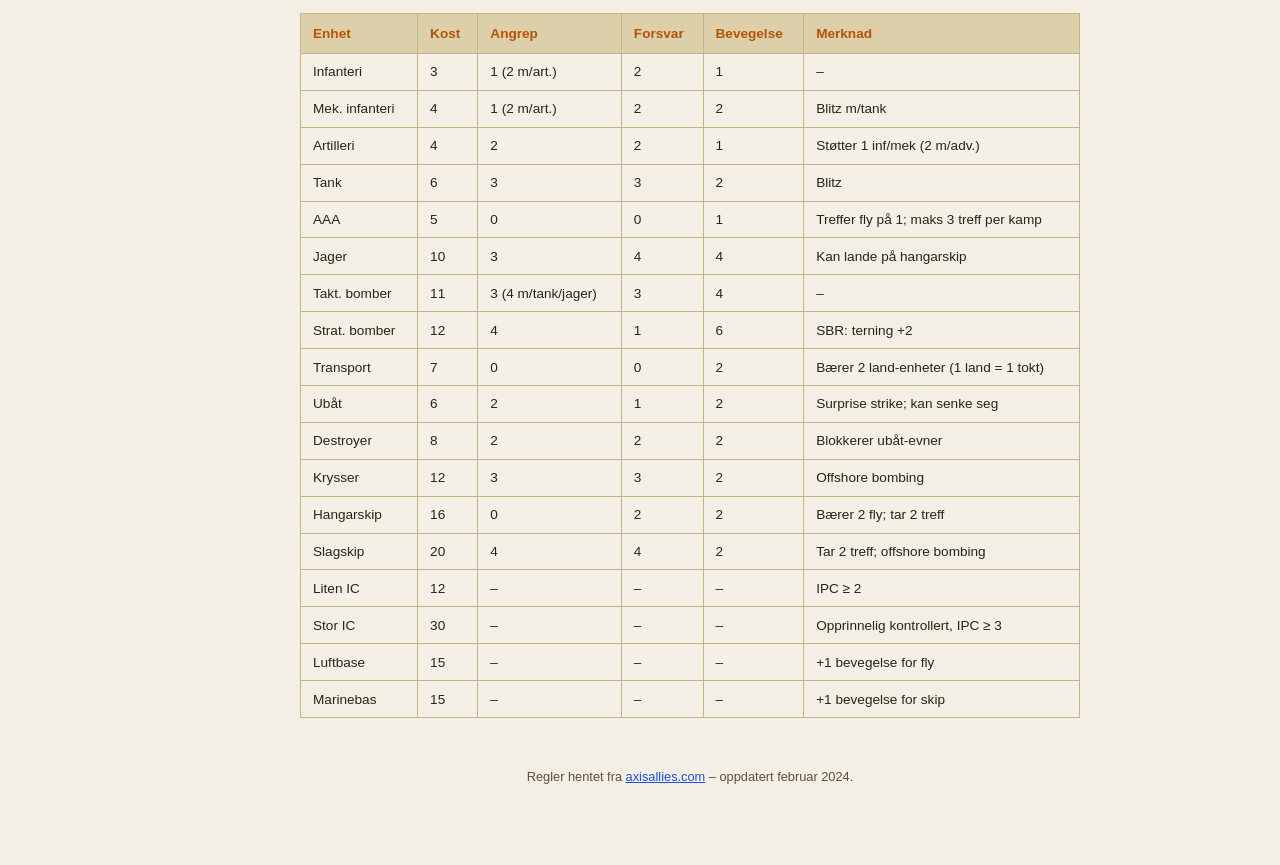
<file: data/rules.html>
<!DOCTYPE html>
<html lang="en">
<head>
  <meta charset="UTF-8">
  <meta name="viewport" content="width=device-width, initial-scale=1.0">
  <title>A&amp;A Global 1940 – Second Edition Rules</title>
  <style>
    *, *::before, *::after { box-sizing: border-box; margin: 0; padding: 0; }

    :root {
      --bg:        #0d1117;
      --bg2:       #161b22;
      --bg3:       #1c2128;
      --border:    #30363d;
      --text:      #e6edf3;
      --text-dim:  #8b949e;
      --amber:     #f59e0b;
      --amber-dim: rgba(245,158,11,.15);
      --blue:      #58a6ff;
      --green:     #3fb950;
      --red:       #f85149;
    }
    /* Light theme — mirrors the "map-and-paper" palette in the parent app's
       style.css (kept as a separate copy since this is a standalone iframe
       document with its own <style>; see applyTheme()/toggleTheme() in app.js and
       the message listener at the bottom of this file). */
    :root[data-theme="light"] {
      --bg:        #f4efe4;
      --bg2:       #ebe2cd;
      --bg3:       #ddcfa9;
      --border:    #c5b485;
      --text:      #2b2317;
      --text-dim:  #5c503c;
      --amber:     #b45309;
      --amber-dim: rgba(180,83,9,.15);
      --blue:      #1d4ed8;
      --green:     #16a34a;
      --red:       #dc2626;
    }
    @media (prefers-color-scheme: light) {
      :root:not([data-theme]) {
        --bg:        #f4efe4;
        --bg2:       #ebe2cd;
        --bg3:       #ddcfa9;
        --border:    #c5b485;
        --text:      #2b2317;
        --text-dim:  #5c503c;
        --amber:     #b45309;
        --amber-dim: rgba(180,83,9,.15);
        --blue:      #1d4ed8;
        --green:     #16a34a;
        --red:       #dc2626;
      }
    }

    html { scroll-behavior: smooth; }

    body {
      background: var(--bg);
      color: var(--text);
      font-family: -apple-system, BlinkMacSystemFont, 'Segoe UI', sans-serif;
      font-size: 15px;
      line-height: 1.7;
    }

    /* ── i18n ── */
    .lang-en { display: none; }
    body.lang-en .lang-no { display: none; }
    body.lang-en .lang-en { display: block; }
    span.lang-en { display: none; }
    body.lang-en span.lang-no { display: none; }
    body.lang-en span.lang-en { display: inline; }
    /* tables need special treatment */
    table.lang-en { display: none; }
    body.lang-en table.lang-no { display: none; }
    body.lang-en table.lang-en { display: table; }
    /* lists */
    ul.lang-en, ol.lang-en { display: none; }
    body.lang-en ul.lang-no, body.lang-en ol.lang-no { display: none; }
    body.lang-en ul.lang-en, body.lang-en ol.lang-en { display: block; }

    /* ── Language toggle button ── */
    .lang-toggle-btn {
      position: fixed;
      top: .8rem;
      right: 1rem;
      z-index: 100;
      background: var(--bg3);
      border: 1px solid var(--border);
      color: var(--amber);
      font-weight: 700;
      font-size: .8rem;
      padding: .3rem .7rem;
      border-radius: 4px;
      cursor: pointer;
      letter-spacing: .5px;
    }
    .lang-toggle-btn:hover { background: var(--amber-dim); }

    /* ── Layout ── */
    .page {
      display: grid;
      grid-template-columns: 260px 1fr;
      min-height: 100vh;
    }

    /* ── Sidebar / TOC ── */
    .toc {
      position: sticky;
      top: 0;
      height: 100vh;
      overflow-y: auto;
      background: var(--bg2);
      border-right: 1px solid var(--border);
      padding: 1rem 0;
    }
    .toc-header {
      display: flex;
      align-items: center;
      gap: .5rem;
      padding: .6rem 1.2rem 1rem;
      font-weight: 700;
      font-size: .9rem;
      color: var(--amber);
      letter-spacing: .5px;
      border-bottom: 1px solid var(--border);
      margin-bottom: .5rem;
    }
    .toc a {
      display: block;
      padding: .28rem 1.2rem;
      font-size: .8rem;
      color: var(--text-dim);
      text-decoration: none;
      border-left: 2px solid transparent;
      transition: all .15s;
    }
    .toc a:hover { color: var(--text); border-left-color: var(--amber); background: var(--amber-dim); }
    .toc a.l2 { padding-left: 2rem; font-size: .75rem; }
    .toc a.l3 { padding-left: 2.8rem; font-size: .72rem; }

    /* ── Main content ── */
    .content {
      max-width: 860px;
      padding: 2rem 2.5rem 4rem;
    }

    .page-title {
      font-size: 1.7rem;
      font-weight: 800;
      color: var(--amber);
      margin-bottom: .3rem;
      display: flex;
      align-items: center;
      gap: .6rem;
    }
    .page-subtitle {
      color: var(--text-dim);
      font-size: .85rem;
      margin-bottom: 2.5rem;
    }
    .page-subtitle a { color: var(--blue); }

    h2 {
      font-size: 1.25rem;
      font-weight: 700;
      color: var(--amber);
      margin: 2.5rem 0 .8rem;
      padding-bottom: .4rem;
      border-bottom: 1px solid var(--border);
      scroll-margin-top: 1rem;
    }
    h3 {
      font-size: 1.05rem;
      font-weight: 700;
      color: var(--text);
      margin: 1.8rem 0 .6rem;
      scroll-margin-top: 1rem;
    }
    h4 {
      font-size: .95rem;
      font-weight: 600;
      color: #a0b4c8;
      margin: 1.4rem 0 .4rem;
      scroll-margin-top: 1rem;
    }
    :root[data-theme="light"] h4 { color: #3d5a75; }
    @media (prefers-color-scheme: light) { :root:not([data-theme]) h4 { color: #3d5a75; } }

    p { margin-bottom: .8rem; color: var(--text); }

    ul, ol { margin: .5rem 0 .8rem 1.5rem; }
    li { margin-bottom: .3rem; }

    strong { color: var(--text); font-weight: 600; }
    em { color: var(--text-dim); font-style: italic; }

    .callout {
      background: var(--bg3);
      border-left: 3px solid var(--amber);
      border-radius: 0 6px 6px 0;
      padding: .7rem 1rem;
      margin: 1rem 0;
      font-size: .9rem;
    }
    .callout-note { border-left-color: var(--blue); }
    .callout-warn { border-left-color: var(--red); }

    table {
      width: 100%;
      border-collapse: collapse;
      margin: .8rem 0 1.2rem;
      font-size: .85rem;
    }
    th {
      background: var(--bg3);
      color: var(--amber);
      text-align: left;
      padding: .5rem .75rem;
      border: 1px solid var(--border);
      font-weight: 600;
    }
    td {
      padding: .4rem .75rem;
      border: 1px solid var(--border);
      color: var(--text);
    }
    tr:nth-child(even) td { background: rgba(255,255,255,.03); }

    .seq {
      counter-reset: step;
      margin: .6rem 0 .8rem 0;
      padding: 0;
      list-style: none;
    }
    .seq li {
      counter-increment: step;
      display: flex;
      gap: .75rem;
      margin-bottom: .5rem;
      align-items: flex-start;
    }
    .seq li::before {
      content: counter(step);
      display: inline-flex;
      align-items: center;
      justify-content: center;
      min-width: 1.5rem;
      height: 1.5rem;
      background: var(--amber);
      color: #000;
      border-radius: 50%;
      font-size: .72rem;
      font-weight: 800;
      flex-shrink: 0;
      margin-top: .1rem;
    }

    .combined-arms td:first-child { font-weight: 600; color: var(--amber); }

    .divider { border: none; border-top: 1px solid var(--border); margin: 2rem 0; }

    /* ── Mobile ── */
    @media (max-width: 700px) {
      .page { grid-template-columns: 1fr; }
      .toc { display: none; }
      .content { padding: 1.2rem 1rem 3rem; }
    }
  </style>
</head>
<body>

<button class="lang-toggle-btn" id="rulesLangBtn" onclick="toggleRulesLang()">NO/EN</button>

<div class="page">

  <!-- ════ SIDEBAR TOC ════ -->
  <nav class="toc">
    <div class="toc-header">⚔️ <span class="lang-no">Innholdsfortegnelse</span><span class="lang-en">Table of Contents</span></div>
    <a href="#board"><span class="lang-no">Spillbrettet</span><span class="lang-en">The Game Board</span></a>
    <a href="#territories" class="l2"><span class="lang-no">Territorier</span><span class="lang-en">Territories</span></a>
    <a href="#sea-zones" class="l2"><span class="lang-no">Sjøsoner</span><span class="lang-en">Sea Zones</span></a>
    <a href="#islands" class="l2"><span class="lang-no">Øyer</span><span class="lang-en">Islands</span></a>
    <a href="#canals" class="l2"><span class="lang-no">Kanaler &amp; Steder</span><span class="lang-en">Canals &amp; Straits</span></a>
    <a href="#winning"><span class="lang-no">Seiersbetingelser</span><span class="lang-en">Victory Conditions</span></a>
    <a href="#players"><span class="lang-no">Antall spillere</span><span class="lang-en">Number of Players</span></a>
    <a href="#setup"><span class="lang-no">Oppsett</span><span class="lang-en">Setup</span></a>
    <a href="#order"><span class="lang-no">Turrekkefølge</span><span class="lang-en">Order of Play</span></a>
    <a href="#phase1" class="l2"><span class="lang-no">Fase 1: Kjøp &amp; Reparasjon</span><span class="lang-en">Phase 1: Purchase &amp; Repair</span></a>
    <a href="#phase2" class="l2"><span class="lang-no">Fase 2: Kampbevegelse</span><span class="lang-en">Phase 2: Combat Move</span></a>
    <a href="#phase3" class="l2"><span class="lang-no">Fase 3: Gjennomfør Kamp</span><span class="lang-en">Phase 3: Conduct Combat</span></a>
    <a href="#kamikaze" class="l3"><span class="lang-no">Kamikaze</span><span class="lang-en">Kamikaze</span></a>
    <a href="#bombing" class="l3"><span class="lang-no">Bombetokter</span><span class="lang-en">Bombing Raids</span></a>
    <a href="#amphibious" class="l3"><span class="lang-no">Amfibielandsetting</span><span class="lang-en">Amphibious Assault</span></a>
    <a href="#general-combat" class="l2"><span class="lang-no">Generell Kamp</span><span class="lang-en">General Combat</span></a>
    <a href="#phase4" class="l2"><span class="lang-no">Fase 4: Ikke-Kampbevegelse</span><span class="lang-en">Phase 4: Non-Combat Move</span></a>
    <a href="#phase5" class="l2"><span class="lang-no">Fase 5: Mobiliser Nye Enheter</span><span class="lang-en">Phase 5: Mobilize New Units</span></a>
    <a href="#phase6" class="l2"><span class="lang-no">Fase 6: Samle Inn Inntekt</span><span class="lang-en">Phase 6: Collect Income</span></a>
    <a href="#convoy" class="l3"><span class="lang-no">Konvoiforstyrrelser</span><span class="lang-en">Convoy Disruption</span></a>
    <a href="#uk-global"><span class="lang-no">UK Globale Regler</span><span class="lang-en">UK Global Rules</span></a>
    <a href="#map-movement"><span class="lang-no">Bevegelse mellom kart</span><span class="lang-en">Cross-Map Movement</span></a>
    <a href="#politics"><span class="lang-no">Politisk Situasjon</span><span class="lang-en">Political Situation</span></a>
    <a href="#germany" class="l2"><span class="lang-no">Tyskland</span><span class="lang-en">Germany</span></a>
    <a href="#soviet" class="l2"><span class="lang-no">Sovjetunionen</span><span class="lang-en">Soviet Union</span></a>
    <a href="#japan" class="l2"><span class="lang-no">Japan</span><span class="lang-en">Japan</span></a>
    <a href="#usa" class="l2">USA</a>
    <a href="#china-pol" class="l2"><span class="lang-no">Kina</span><span class="lang-en">China</span></a>
    <a href="#uk-pol" class="l2"><span class="lang-no">Storbritannia</span><span class="lang-en">United Kingdom</span></a>
    <a href="#italy" class="l2"><span class="lang-no">Italia</span><span class="lang-en">Italy</span></a>
    <a href="#anzac-pol" class="l2">ANZAC</a>
    <a href="#france-pol" class="l2"><span class="lang-no">Frankrike</span><span class="lang-en">France</span></a>
    <a href="#dutch" class="l2"><span class="lang-no">Nederlandske territorier</span><span class="lang-en">Dutch Territories</span></a>
    <a href="#neutrals" class="l2"><span class="lang-no">Nøytrale territorier</span><span class="lang-en">Neutral Territories</span></a>
    <a href="#china-rules"><span class="lang-no">Kina-regler</span><span class="lang-en">China Rules</span></a>
    <a href="#additional"><span class="lang-no">Tilleggsregler</span><span class="lang-en">Additional Rules</span></a>
    <a href="#rd"><span class="lang-no">Forskning &amp; Utvikling (Valgfri)</span><span class="lang-en">Research &amp; Development (Optional)</span></a>
    <a href="#breakthrough1" class="l2"><span class="lang-no">Gjennombruddsdiagram 1</span><span class="lang-en">Breakthrough Chart 1</span></a>
    <a href="#breakthrough2" class="l2"><span class="lang-no">Gjennombruddsdiagram 2</span><span class="lang-en">Breakthrough Chart 2</span></a>
    <a href="#units"><span class="lang-no">Enhetsprofiler</span><span class="lang-en">Unit Profiles</span></a>
  </nav>

  <!-- ════ CONTENT ════ -->
  <main class="content">
    <div class="page-title">⚔️ Axis &amp; Allies Global 1940 – 2nd Edition</div>
    <p class="page-subtitle">
      <span class="lang-no">Offisielle regler – lagret lokalt for frakoblet bruk.</span>
      <span class="lang-en">Official rules – stored locally for offline use.</span>
      <br>
      <span class="lang-no">Kilde:</span><span class="lang-en">Source:</span>
      <a href="https://axisallies.com/global-1940-second-edition-rules/" target="_blank">axisallies.com</a>
    </p>

    <!-- ── BOARD ── -->
    <h2 id="board">
      <span class="lang-no">Spillbrettet</span>
      <span class="lang-en">The Game Board</span>
    </h2>

    <h3 id="territories">
      <span class="lang-no">Territorier</span>
      <span class="lang-en">Territories</span>
    </h3>
    <p class="lang-no">Grensefarger viser hvilken makt som kontrollerer territoriet ved spillstart. Hver makt har sin egen farge og emblem. Når reglene refererer til «original kontrollant» menes makten hvis emblem er trykket på territoriet.</p>
    <p class="lang-en">Border colors show which power controls the territory at the start of play. Each power has its own color and symbol. When the rules refer to "original controller," this means the power whose symbol is printed on the territory.</p>
    <p class="lang-no">De fleste territorier har en IPC-verdi fra 1–10. Enheter kan bevege seg mellom tilstøtende felt (de som deler en felles grense). Felt som kun møtes i et punkt er <em>ikke</em> tilstøtende.</p>
    <p class="lang-en">Most territories have an IPC value of 1–10. Units may move between adjacent territories (those sharing a common border). Territories that meet only at a single point are <em>not</em> adjacent.</p>
    <p class="lang-no">Alle territorier er i én av tre tilstander:</p>
    <p class="lang-en">All territories are in one of three states:</p>
    <ul class="lang-no">
      <li><strong>Vennlig:</strong> Kontrollert av deg eller en vennlig makt.</li>
      <li><strong>Fiendtlig:</strong> Kontrollert av en fiendtlig makt.</li>
      <li><strong>Nøytral:</strong> Ikke kontrollert av noen makt, eller kontrollert av en makt du ikke er i krig med.</li>
    </ul>
    <ul class="lang-en">
      <li><strong>Friendly:</strong> Controlled by you or a friendly power.</li>
      <li><strong>Hostile:</strong> Controlled by an enemy power.</li>
      <li><strong>Neutral:</strong> Not controlled by any power, or controlled by a power you are not at war with.</li>
    </ul>
    <p class="lang-no">Himalaya, Sahara og Pripet-myrene er upasserbale og kan ikke beveges inn i eller gjennom.</p>
    <p class="lang-en">The Himalayas, Sahara, and Pripyat Marshes are impassable and cannot be moved into or through.</p>

    <h3 id="sea-zones">
      <span class="lang-no">Sjøsoner</span>
      <span class="lang-en">Sea Zones</span>
    </h3>
    <p class="lang-no">Sjøsoner er enten vennlige eller fiendtlige. Vennlige sjøsoner inneholder ingen overflatefartøy (ikke ubåter og transportskip) tilhørende en makt du er i krig med.</p>
    <p class="lang-en">Sea zones are either friendly or hostile. A friendly sea zone contains no surface warships (excluding submarines and transports) belonging to a power you are at war with.</p>
    <p class="callout callout-note lang-no">Det Kaspiske Hav (omgitt av Kaukasus, Kazakhstan, etc.) regnes som en sjøsone, selv om det ikke har et nummer.</p>
    <p class="callout callout-note lang-en">The Caspian Sea (surrounded by Caucasus, Kazakhstan, etc.) counts as a sea zone, even though it has no number.</p>

    <h3 id="islands">
      <span class="lang-no">Øyer</span>
      <span class="lang-en">Islands</span>
    </h3>
    <p class="lang-no">En øy eller øygruppe er én enkelt territorium omgitt av sjøsoner. En sjøsone kan inneholde høyst én øy/øygruppe. Øyer uten navnelapp er ikke spillfelt.</p>
    <p class="lang-en">An island or island group is a single territory surrounded by sea zones. A sea zone may contain at most one island or island group. Islands with no name tag are not playable territories.</p>

    <h3 id="canals">
      <span class="lang-no">Kanaler og smale steder</span>
      <span class="lang-en">Canals and Straits</span>
    </h3>
    <p class="lang-no">Kontroll av landområder rundt kanaler/steder gir din side rettigheten til å passere:</p>
    <p class="lang-en">Control of the land areas around canals/straits grants your side the right of passage:</p>
    <table class="lang-no">
      <tr><th>Kanal / Sted</th><th>Kontrollerende territorium</th></tr>
      <tr><td>Suezkanalen</td><td>Egypt og Trans-Jordan</td></tr>
      <tr><td>Panamakanalen</td><td>Mellom-Amerika</td></tr>
      <tr><td>Tyrkiske steder</td><td>Tyrkia</td></tr>
      <tr><td>Gibraltarstredet</td><td>Gibraltar</td></tr>
      <tr><td>Danske steder</td><td>Danmark</td></tr>
    </table>
    <table class="lang-en">
      <tr><th>Canal / Strait</th><th>Controlling Territory</th></tr>
      <tr><td>Suez Canal</td><td>Egypt and Trans-Jordan</td></tr>
      <tr><td>Panama Canal</td><td>Central America</td></tr>
      <tr><td>Turkish Straits</td><td>Turkey</td></tr>
      <tr><td>Strait of Gibraltar</td><td>Gibraltar</td></tr>
      <tr><td>Danish Straits</td><td>Denmark</td></tr>
    </table>
    <p class="lang-no">Ubåter kan passere gjennom Gibraltarstredet uavhengig av hvem som kontrollerer det. Luftenheters bevegelse påvirkes ikke av kanaler eller steder.</p>
    <p class="lang-en">Submarines may pass through the Strait of Gibraltar regardless of who controls it. Air unit movement is not affected by canals or straits.</p>

    <hr class="divider">

    <!-- ── WINNING ── -->
    <h2 id="winning">
      <span class="lang-no">Seiersbetingelser</span>
      <span class="lang-en">Victory Conditions</span>
    </h2>
    <p class="lang-no"><strong>Akse vinner</strong> ved å kontrollere enten 8 seiersbyer på Europa-kartet <em>eller</em> 6 seiersbyer på Stillehavs-kartet i én hel spillrunde, så lenge de kontrollerer en Akse-hovedstad (Berlin, Roma eller Tokyo).</p>
    <p class="lang-en"><strong>Axis wins</strong> by controlling either 8 victory cities on the Europe map <em>or</em> 6 victory cities on the Pacific map at the end of a complete game round, provided they control an Axis capital (Berlin, Rome, or Tokyo).</p>
    <p class="lang-no"><strong>Allierte vinner</strong> ved å kontrollere Berlin, Roma og Tokyo i én hel spillrunde, så lenge de kontrollerer en Alliert hovedstad (Washington, London, Paris eller Moskva).</p>
    <p class="lang-en"><strong>Allies win</strong> by controlling Berlin, Rome, and Tokyo at the end of a complete game round, provided they control an Allied capital (Washington, London, Paris, or Moscow).</p>

    <hr class="divider">

    <!-- ── PLAYERS ── -->
    <h2 id="players">
      <span class="lang-no">Antall spillere</span>
      <span class="lang-en">Number of Players</span>
    </h2>
    <table class="lang-no">
      <tr><th>Spillere</th><th>Fordeling</th></tr>
      <tr><td>2</td><td>S1: Aksen / S2: Allierte</td></tr>
      <tr><td>3</td><td>S1: Aksen / S2: Sovjet, USA, Kina / S3: UK, ANZAC, Frankrike</td></tr>
      <tr><td>4</td><td>S1: Aksen / S2: Sovjet + Frankrike / S3: USA + Kina / S4: UK + ANZAC</td></tr>
      <tr><td>5</td><td>S1: Ty + It / S2: Japan / S3: Sovjet + Fr / S4: USA + Kina / S5: UK + ANZAC</td></tr>
      <tr><td>6</td><td>S1: Tyskland / S2: Japan / S3: Italia / S4: Sovjet + Fr / S5: USA + Kina / S6: UK + ANZAC</td></tr>
    </table>
    <table class="lang-en">
      <tr><th>Players</th><th>Division</th></tr>
      <tr><td>2</td><td>P1: Axis / P2: Allies</td></tr>
      <tr><td>3</td><td>P1: Axis / P2: Soviet, USA, China / P3: UK, ANZAC, France</td></tr>
      <tr><td>4</td><td>P1: Axis / P2: Soviet + France / P3: USA + China / P4: UK + ANZAC</td></tr>
      <tr><td>5</td><td>P1: Ger + Ita / P2: Japan / P3: Soviet + Fr / P4: USA + China / P5: UK + ANZAC</td></tr>
      <tr><td>6</td><td>P1: Germany / P2: Japan / P3: Italy / P4: Soviet + Fr / P5: USA + China / P6: UK + ANZAC</td></tr>
    </table>

    <hr class="divider">

    <!-- ── SETUP ── -->
    <h2 id="setup">
      <span class="lang-no">Oppsett</span>
      <span class="lang-en">Setup</span>
    </h2>
    <p class="lang-no">Koble vestlig kant av Stillehavskartet med østlig kant av Europakartet. Brettet er horisontalt sammenhengende.</p>
    <p class="lang-en">Connect the western edge of the Pacific board to the eastern edge of the Europe board. The boards are horizontally continuous.</p>
    <p class="lang-no">Ekstra enheter ved spillstart: Amur: 6 Sov. Infanteri · Sakha: 6 + 2 AAA · Buryatia: 6 · Egypt: 2 ANZAC Inf. (fjern 1 UK Inf.)</p>
    <p class="lang-en">Extra starting units: Amur: 6 Soviet Infantry · Sakha: 6 + 2 AA Guns · Buryatia: 6 · Egypt: 2 ANZAC Inf. (remove 1 UK Inf.)</p>
    <table class="lang-no">
      <tr><th>Makt</th><th>Start-IPC</th><th>Startinntekt</th></tr>
      <tr><td>🇩🇪 Tyskland</td><td>–</td><td>30</td></tr>
      <tr><td>🇷🇺 Sovjet</td><td>–</td><td>37</td></tr>
      <tr><td>🇯🇵 Japan</td><td>–</td><td>26</td></tr>
      <tr><td>🇺🇸 USA</td><td>–</td><td>52</td></tr>
      <tr><td>🇨🇳 Kina</td><td>–</td><td>12</td></tr>
      <tr><td>🇬🇧 UK – Europa</td><td>–</td><td>28</td></tr>
      <tr><td>🇬🇧 UK – Stillehavet</td><td>–</td><td>17</td></tr>
      <tr><td>🇮🇹 Italia</td><td>–</td><td>10</td></tr>
      <tr><td>🇦🇺 ANZAC</td><td>–</td><td>10</td></tr>
      <tr><td>🇫🇷 Frankrike</td><td>–</td><td>19</td></tr>
    </table>
    <table class="lang-en">
      <tr><th>Power</th><th>Starting IPC</th><th>Starting Income</th></tr>
      <tr><td>🇩🇪 Germany</td><td>–</td><td>30</td></tr>
      <tr><td>🇷🇺 Soviet Union</td><td>–</td><td>37</td></tr>
      <tr><td>🇯🇵 Japan</td><td>–</td><td>26</td></tr>
      <tr><td>🇺🇸 USA</td><td>–</td><td>52</td></tr>
      <tr><td>🇨🇳 China</td><td>–</td><td>12</td></tr>
      <tr><td>🇬🇧 UK – Europe</td><td>–</td><td>28</td></tr>
      <tr><td>🇬🇧 UK – Pacific</td><td>–</td><td>17</td></tr>
      <tr><td>🇮🇹 Italy</td><td>–</td><td>10</td></tr>
      <tr><td>🇦🇺 ANZAC</td><td>–</td><td>10</td></tr>
      <tr><td>🇫🇷 France</td><td>–</td><td>19</td></tr>
    </table>

    <hr class="divider">

    <!-- ── ORDER OF PLAY ── -->
    <h2 id="order">
      <span class="lang-no">Turrekkefølge</span>
      <span class="lang-en">Order of Play</span>
    </h2>
    <p class="lang-no">Makten som spiller avslutter sin tur etter Fase 6 (Samle inn inntekt). Deretter tar neste makt sin tur.</p>
    <p class="lang-en">The active power completes its turn after Phase 6 (Collect Income). Then the next power takes its turn.</p>
    <div class="callout lang-no">Rekkefølge: 1. Tyskland · 2. Sovjet · 3. Japan · 4. USA · 5. Kina · 6. Storbritannia · 7. Italia · 8. ANZAC · 9. Frankrike</div>
    <div class="callout lang-en">Order: 1. Germany · 2. Soviet Union · 3. Japan · 4. USA · 5. China · 6. United Kingdom · 7. Italy · 8. ANZAC · 9. France</div>
    <p class="lang-no">Tursekvensen:</p>
    <p class="lang-en">Turn sequence:</p>
    <ol class="seq lang-no">
      <li>Kjøp og reparer enheter</li>
      <li>Kampbevegelse (kun makter i krig)</li>
      <li>Gjennomfør kamp (kun makter i krig)</li>
      <li>Ikke-kampbevegelse</li>
      <li>Mobiliser nye enheter</li>
      <li>Samle inn inntekt</li>
    </ol>
    <ol class="seq lang-en">
      <li>Purchase and repair units</li>
      <li>Combat move (powers at war only)</li>
      <li>Conduct combat (powers at war only)</li>
      <li>Non-combat move</li>
      <li>Mobilize new units</li>
      <li>Collect income</li>
    </ol>

    <h3 id="phase1">
      <span class="lang-no">Fase 1: Kjøp &amp; Reparer enheter</span>
      <span class="lang-en">Phase 1: Purchase &amp; Repair Units</span>
    </h3>
    <p class="lang-no">Kjøp ønskede enheter og plasser dem i mobiliseringssonen. Du kan også betale for å fjerne skade fra fasiliteter (1 IPC per skademarkør). Reparerte fasiliteter kan brukes umiddelbart. Slagskip og hangarskip i sjøsoner tilknyttet operative marinebasene repareres gratis.</p>
    <p class="lang-en">Purchase desired units and place them in your mobilization zone. You may also pay to remove damage markers from facilities (1 IPC per marker). Repaired facilities may be used immediately. Battleships and carriers in sea zones adjacent to operative naval bases repair for free.</p>
    <p class="lang-no"><strong>Erklær krig</strong> ved starten av Kampbevegelse-fasen (ikke Purchase), unntatt spesifisert i politiske regler.</p>
    <p class="lang-en"><strong>Declare war</strong> at the start of the Combat Move phase (not Purchase), unless specified otherwise in the political rules.</p>

    <h3 id="phase2">
      <span class="lang-no">Fase 2: Kampbevegelse</span>
      <span class="lang-en">Phase 2: Combat Move</span>
    </h3>
    <p class="lang-no">Flytt enheter inn i fiendtlige felt. Enheter kan bevege seg gjennom vennlige felt. Luftenheter må reservere nok bevegelse til å lande et trygt sted i Ikke-kampbevegelse-fasen.</p>
    <p class="lang-en">Move units into hostile territories. Units may move through friendly territories. Air units must retain enough movement to land in a safe location during the Non-Combat Move phase.</p>
    <h4>
      <span class="lang-no">Spesielle kampbevegelser</span>
      <span class="lang-en">Special Combat Moves</span>
    </h4>
    <ul class="lang-no">
      <li><strong>Tanks (Blitzing):</strong> En tank kan «blitze» gjennom et uokkupert fiendtlig territorium. Én mekanisert infanterienhet kan bevege seg med en blitzende tank.</li>
      <li><strong>Ubåter:</strong> Kan bevege seg gjennom fiendtlige sjøsoner (uten destroyer til stede). Stopper ved destroyer.</li>
      <li><strong>Scramble:</strong> 0–3 jagerfly/taktiske bombere fra øy/kyst med operativ luftbase kan «scrambles» til å forsvare tilstøtende sjøsoner.</li>
      <li><strong>Luftbaser:</strong> Gir +1 bevegelse til flyvende enheter fra det territoriet.</li>
      <li><strong>Marinebasene:</strong> Gir +1 bevegelse til skip som starter i tilstøtende sjøsone.</li>
    </ul>
    <ul class="lang-en">
      <li><strong>Tanks (Blitzing):</strong> A tank may blitz through an unoccupied enemy territory. One mechanized infantry unit may move with a blitzing tank.</li>
      <li><strong>Submarines:</strong> May move through hostile sea zones (if no destroyer is present). Stop when a destroyer is encountered.</li>
      <li><strong>Scramble:</strong> 0–3 fighters/tactical bombers from an island or coastal territory with an operative air base may scramble to defend adjacent sea zones.</li>
      <li><strong>Air Bases:</strong> Grant +1 movement to aircraft departing from that territory.</li>
      <li><strong>Naval Bases:</strong> Grant +1 movement to ships that start in the adjacent sea zone.</li>
    </ul>

    <h3 id="phase3">
      <span class="lang-no">Fase 3: Gjennomfør Kamp</span>
      <span class="lang-en">Phase 3: Conduct Combat</span>
    </h3>
    <p class="lang-no">Utfør kamp i denne rekkefølgen: 1) Bombetokter / 2) Amfibielandsettinger / 3) Generell kamp.</p>
    <p class="lang-en">Conduct combat in this order: 1) Bombing raids / 2) Amphibious assaults / 3) General combat.</p>

    <h4 id="kamikaze">
      <span class="lang-no">Kamikaze-slag</span>
      <span class="lang-en">Kamikaze Strikes</span>
    </h4>
    <p class="lang-no">Japan har 6 kamikazeslag totalt. Kan kun brukes i sjøsoner med kamikazesymbol (rundt Japan, Okinawa, Iwo Jima, Formosa, Marianene, Filippinene). Slåes ut på 2 eller under. Rammer angitt overflatefartøy. Forhindrer offshore-bombing.</p>
    <p class="lang-en">Japan has 6 kamikaze strikes in total. May only be used in sea zones marked with the kamikaze symbol (around Japan, Okinawa, Iwo Jima, Formosa, Marianas, Philippines). Hit on a roll of 2 or less. Strike a designated surface warship. Prevent offshore bombardment.</p>

    <h4 id="bombing">
      <span class="lang-no">Strategiske og taktiske bombetokter</span>
      <span class="lang-en">Strategic and Tactical Bombing Raids</span>
    </h4>
    <p class="lang-no">Strategiske bombere angriper industrielle komplekser, luftbaser og marinebasene. Taktiske bombere kan angripe luft- og marinebasene (ikke industrielle komplekser).</p>
    <p class="lang-en">Strategic bombers attack industrial complexes, air bases, and naval bases. Tactical bombers may attack air and naval bases (but not industrial complexes).</p>
    <p class="lang-no">Maksimal skade: 20 for stor IC, 6 for liten IC, 6 for luft/marinebaser. Hver overlevende strategisk bomber kaster 1 terning + 2; taktiske kaster 1 terning uten bonus. AAA-ild mot bombere: 1 per bomber, treffer på 1.</p>
    <p class="lang-en">Maximum damage: 20 for a major IC, 6 for a minor IC, 6 for air/naval bases. Each surviving strategic bomber rolls 1 die +2; tactical bombers roll 1 die with no bonus. AA fire against bombers: 1 shot per bomber, hits on a roll of 1.</p>
    <p class="lang-no">Eskortejagere kan beskytte bombere. Forsvarsjagere kan «intercepte» (kun ett luftslag per territorium, alle med angrepsverdier 1, bare én runde).</p>
    <p class="lang-en">Escort fighters may protect bombers. Defending interceptor fighters may intercept (only one air battle per territory, all roll at attack value 1, one round only).</p>

    <h4 id="amphibious">
      <span class="lang-no">Amfibielandsettinger</span>
      <span class="lang-en">Amphibious Assaults</span>
    </h4>
    <ol class="seq lang-no">
      <li>Sjøkamp (hvis forsvarende overflatefartøy eller scramblede fly er tilstede)</li>
      <li>Slagskip/krysserbombing (kun hvis ingen sjøkamp fant sted; 1 skip per landende enhet)</li>
      <li>Landkamp</li>
    </ol>
    <ol class="seq lang-en">
      <li>Sea combat (if defending surface warships or scrambled aircraft are present)</li>
      <li>Battleship/cruiser offshore bombardment (only if no sea combat occurred; 1 ship per landing unit)</li>
      <li>Land combat</li>
    </ol>
    <p class="lang-no">Sjøbårne enheter kan ikke retirere. Overland-enheter kan retirere som en gruppe. Luftenheter lander i NCM-fasen.</p>
    <p class="lang-en">Sea-borne units may not retreat. Overland units may retreat as a group. Aircraft land during the Non-Combat Move phase.</p>

    <h3 id="general-combat">
      <span class="lang-no">Generell Kamp</span>
      <span class="lang-en">General Combat</span>
    </h3>
    <p class="lang-no">Kampsekvens:</p>
    <p class="lang-en">Combat sequence:</p>
    <ol class="seq lang-no">
      <li>Plasser enheter langs kampstripa</li>
      <li>Ubåt-overraskelsesstrike eller nedsenk (kun sjøkamp)</li>
      <li>Angripende enheter skyter</li>
      <li>Forsvarende enheter skyter</li>
      <li>Fjern forsvarerens tap</li>
      <li>Press angrep eller retreater</li>
      <li>Avslutt kamp</li>
    </ol>
    <ol class="seq lang-en">
      <li>Place units on the battle strip</li>
      <li>Submarine surprise strike or submerge (sea combat only)</li>
      <li>Attacking units fire</li>
      <li>Defending units fire</li>
      <li>Remove defender's casualties</li>
      <li>Press attack or retreat</li>
      <li>End combat</li>
    </ol>
    <h4>
      <span class="lang-no">Kombinerte armer</span>
      <span class="lang-en">Combined Arms</span>
    </h4>
    <table class="combined-arms lang-no">
      <tr><th>Kombinasjon</th><th>Effekt</th></tr>
      <tr><td>Infanteri + Artilleri</td><td>Infanteri angriper med 2</td></tr>
      <tr><td>Mek.inf + Artilleri</td><td>Mek.inf angriper med 2</td></tr>
      <tr><td>Taktisk bomber + Tank</td><td>Takt.bomber angriper med 4</td></tr>
      <tr><td>Taktisk bomber + Jager</td><td>Takt.bomber angriper med 4</td></tr>
      <tr><td>Mek.inf + Tank</td><td>Mek.inf kan blitze</td></tr>
      <tr><td>Fly + Destroyer</td><td>Fly kan treffe ubåter</td></tr>
    </table>
    <table class="combined-arms lang-en">
      <tr><th>Combination</th><th>Effect</th></tr>
      <tr><td>Infantry + Artillery</td><td>Infantry attacks at 2</td></tr>
      <tr><td>Mech. Inf + Artillery</td><td>Mech. Inf attacks at 2</td></tr>
      <tr><td>Tactical Bomber + Tank</td><td>Tac. bomber attacks at 4</td></tr>
      <tr><td>Tactical Bomber + Fighter</td><td>Tac. bomber attacks at 4</td></tr>
      <tr><td>Mech. Inf + Tank</td><td>Mech. Inf may blitz</td></tr>
      <tr><td>Aircraft + Destroyer</td><td>Aircraft may hit submarines</td></tr>
    </table>
    <h4>
      <span class="lang-no">Ubåt-overraskelsesstrike</span>
      <span class="lang-en">Submarine Surprise Strike</span>
    </h4>
    <p class="lang-no">Angriper ubåter: treffer på 2 eller under. Forsvar ubåter: treffer på 1. Ubåter kan ikke treffe luftenheter. Hvis motstanderen har en destroyer kan ikke ubåter senke seg eller surprise-strike.</p>
    <p class="lang-en">Attacking submarines: hit on 2 or less. Defending submarines: hit on 1. Submarines cannot hit air units. If the opponent has a destroyer, submarines cannot submerge or surprise-strike.</p>
    <h4>
      <span class="lang-no">Forsvarsfrie transportskip</span>
      <span class="lang-en">Defenseless Transports</span>
    </h4>
    <p class="lang-no">Hvis forsvareren kun har transportskip igjen, ødelegges de alle umiddelbart uten ytterligere terningkast.</p>
    <p class="lang-en">If the defender has only transports remaining, they are all destroyed immediately with no further dice rolls.</p>
    <h4>
      <span class="lang-no">Fange og frigjøre territorier</span>
      <span class="lang-en">Capturing and Liberating Territories</span>
    </h4>
    <p class="lang-no">Fanget territoriet gir fiendens inntekt til deg; mister sin eier IPC. Kapital fanget: du samler inn alle uspente IPC. Frigjort territorium: tilbake til opprinnelig kontrollant (ikke IPC-overføring ved frigjøring).</p>
    <p class="lang-en">A captured territory transfers its income to you; the previous controller loses those IPC. Capital captured: you collect all unspent IPC from that power's treasury. Liberated territory: returns to its original controller (no IPC transfer upon liberation).</p>

    <h3 id="phase4">
      <span class="lang-no">Fase 4: Ikke-Kampbevegelse</span>
      <span class="lang-en">Phase 4: Non-Combat Move</span>
    </h3>
    <p class="lang-no">Flytt enheter som ikke deltok i kamp. Alle luftenheter lander. Landenheter kan bevege seg inn i vennlige territorier. Luftenheter må avslutte bevegelse i gyldig landingssted. Ubåter er de eneste sjøenhetene som kan bevege seg gjennom fiendtlige sjøsoner (stopper ved destroyer).</p>
    <p class="lang-en">Move units that did not participate in combat. All air units must land. Land units may move into friendly territories. Air units must end movement at a valid landing site. Submarines are the only sea units that may move through hostile sea zones (stopping when they meet a destroyer).</p>

    <h3 id="phase5">
      <span class="lang-no">Fase 5: Mobiliser Nye Enheter</span>
      <span class="lang-en">Phase 5: Mobilize New Units</span>
    </h3>
    <p class="lang-no">Flytt alle kjøpte enheter fra mobiliseringssonen til gyldige felt. Krav: du must ha kontrollert territoriet siden turens start. Du kan ikke bruke fiendtlige eller alliertes IC.</p>
    <p class="lang-en">Move all purchased units from the mobilization zone to valid territories. Requirement: you must have controlled the territory since the start of your turn. You may not use enemy or allied ICs.</p>
    <ul class="lang-no">
      <li><strong>Stor IC:</strong> maks 10 enheter (minus skademarkører)</li>
      <li><strong>Liten IC:</strong> maks 3 enheter (minus skademarkører)</li>
      <li>Fly kan plasseres på IC-territorier eller eget hangarskip i tilstøtende sjøsone</li>
      <li>Store IC kan kun bygges på opprinnelig kontrollerte territorier med IPC ≥ 3</li>
      <li>Små IC kan bygges på territorier med IPC ≥ 2. Ikke på øyer.</li>
    </ul>
    <ul class="lang-en">
      <li><strong>Major IC:</strong> max 10 units (minus damage markers)</li>
      <li><strong>Minor IC:</strong> max 3 units (minus damage markers)</li>
      <li>Aircraft may be placed at IC territories or on your own carrier in an adjacent sea zone</li>
      <li>Major ICs may only be built on originally controlled territories with IPC value ≥ 3</li>
      <li>Minor ICs may be built on territories with IPC value ≥ 2. Not on islands.</li>
    </ul>

    <h3 id="phase6">
      <span class="lang-no">Fase 6: Samle inn inntekt</span>
      <span class="lang-en">Phase 6: Collect Income</span>
    </h3>
    <p class="lang-no">Slå opp nasjonal produksjonsnivå på produksjonskartet. Din inntekt = IPC-inntekt + bonusinntekt − konvoiforstyrrelses-tap.</p>
    <p class="lang-en">Look up the national production level on the production chart. Your income = territory IPC + national objective bonus − convoy disruption losses.</p>
    <p class="callout callout-warn lang-no">Hvis din hovedstad er okkupert kan du ikke samle inn inntekt eller lide konvoitap.</p>
    <p class="callout callout-warn lang-en">If your capital is occupied you may not collect income or suffer convoy losses.</p>

    <h4 id="convoy">
      <span class="lang-no">Konvoiforstyrrelser</span>
      <span class="lang-en">Convoy Disruption</span>
    </h4>
    <p class="lang-no">Krav for angrep: 1) Sjøsone har «Convoy»-bilde, 2) Sjøsone støter til et av dine territorier, 3) Minst 1 fiendtlig krigsskip er i sjøsonen.</p>
    <p class="lang-en">Requirements to disrupt: 1) Sea zone has a convoy symbol, 2) Sea zone is adjacent to one of your territories, 3) At least 1 enemy warship is in the sea zone.</p>
    <ul class="lang-no">
      <li>Slagskip/kryssere/destroyere: kast 1 terning; treff på 3 eller under</li>
      <li>Ubåter/luftenheter: kast 2 terninger; treff på 3 eller under</li>
      <li>Maks tap: IPC-verdi av tilstøtende territorier du kontrollerer (per sone)</li>
      <li>Hvert territorium kan maks miste sine egne IPC fra totalen</li>
    </ul>
    <ul class="lang-en">
      <li>Battleships/cruisers/destroyers: roll 1 die; disrupt on 3 or less</li>
      <li>Submarines/aircraft: roll 2 dice; disrupt on 3 or less per die</li>
      <li>Maximum loss: IPC value of adjacent territories you control (per zone)</li>
      <li>Each territory can lose at most its own IPC value from the total</li>
    </ul>

    <hr class="divider">

    <!-- ── UK GLOBAL ── -->
    <h2 id="uk-global">
      <span class="lang-no">UK Globale Regler – To økonomier</span>
      <span class="lang-en">UK Global Rules – Two Economies</span>
    </h2>
    <p class="lang-no">Storbritannia er én makt med to separate økonomier: Europa (London) og Stillehavet (Calcutta). Inntektsnivåer og skattkister spores separat.</p>
    <p class="lang-en">The United Kingdom is one power with two separate economies: Europe (London) and Pacific (Calcutta). Income levels and treasuries are tracked separately.</p>
    <ul class="lang-no">
      <li><strong>F&amp;U:</strong> Alle kan betale; resultat gjelder hele UK-makten.</li>
      <li><strong>Kjøp:</strong> Hver økonomi gjør sine egne kjøp.</li>
      <li><strong>Kamp:</strong> Alle uk-enheter er ett samlet kampkorps.</li>
      <li><strong>Mobilisering:</strong> Enheter plasseres på IC-er i sin respektive økonomi.</li>
      <li><strong>Inntekt:</strong> Samles inn separat per økonomi.</li>
    </ul>
    <ul class="lang-en">
      <li><strong>R&amp;D:</strong> Either economy may pay; the result applies to the entire UK power.</li>
      <li><strong>Purchases:</strong> Each economy makes its own purchases.</li>
      <li><strong>Combat:</strong> All UK units fight as one combined force.</li>
      <li><strong>Mobilization:</strong> Units are placed at ICs in their respective economy.</li>
      <li><strong>Income:</strong> Collected separately per economy.</li>
    </ul>
    <p class="lang-no">Hvis en regional hovedstad fanges av Aksen: den økonomien kan ikke samle inn inntekt, bruke IPC eller reparere. Fri regional hovedstad kan ikke samle inn IPC for den fangede regionens territorier.</p>
    <p class="lang-en">If a regional capital is captured by the Axis: that economy cannot collect income, spend IPC, or repair. The free regional capital cannot collect IPC for territories belonging to the captured region.</p>

    <hr class="divider">

    <!-- ── MAP MOVEMENT ── -->
    <h2 id="map-movement">
      <span class="lang-no">Bevegelse mellom kart</span>
      <span class="lang-en">Cross-Map Movement</span>
    </h2>
    <p class="lang-no">Øst- og vestkantene på brettene markerer grensene. Alberta/Saskatchewan/Manitoba (Eurokart) ↔ Western Canada (Stillehavskart). Central US ↔ Western US. SE Mexico ↔ Mexico.</p>
    <p class="lang-en">The east and west edges of the boards mark the boundaries. Alberta/Saskatchewan/Manitoba (Europe map) ↔ Western Canada (Pacific map). Central US ↔ Western US. SE Mexico ↔ Mexico.</p>
    <table>
      <tr><th><span class="lang-no">Sone</span><span class="lang-en">Zone</span></th><th><span class="lang-no">Tilstøtende til</span><span class="lang-en">Adjacent to</span></th></tr>
      <tr><td>11</td><td>64</td></tr>
      <tr><td>28</td><td>64</td></tr>
      <tr><td>51</td><td>64, 65, 66</td></tr>
      <tr><td>52</td><td>66</td></tr>
      <tr><td>64</td><td>11, 28, 51</td></tr>
      <tr><td>65</td><td>51</td></tr>
      <tr><td>66</td><td>51, 52</td></tr>
    </table>

    <hr class="divider">

    <!-- ── POLITICS ── -->
    <h2 id="politics">
      <span class="lang-no">Politisk situasjon, nasjonale mål og bonusinntekt</span>
      <span class="lang-en">Political Situation, National Objectives, and Bonus Income</span>
    </h2>

    <h3 id="germany">🇩🇪 <span class="lang-no">Tyskland</span><span class="lang-en">Germany</span></h3>
    <p class="lang-no">I krig med Frankrike, UK og ANZAC ved spillstart. Kan erklære krig mot USA, Sovjet eller Kina på vilkårlig tid.</p>
    <p class="lang-en">At war with France, UK, and ANZAC at game start. May declare war on USA, Soviet Union, or China at any time.</p>
    <h4><span class="lang-no">Nasjonal mål – Lebensraum</span><span class="lang-en">National Objective – Lebensraum</span></h4>
    <ul class="lang-no">
      <li><strong>Ikke i krig med Sovjet:</strong> +5 IPC (handel)</li>
      <li><strong>I krig med Sovjet:</strong> +5 per kontrollert: Novgorod, Volgograd, Moskva; +5 om Aksen kontrollerer Kaukasus</li>
      <li><strong>I krig med UK og Fr:</strong> +5 om minst 1 tysk landenhet er i aksekontrollert Egypt; +5 om Ty kontrollerer Danmark og Norge mens Sverige er nøytralt; +2 per kontrollert: Irak, Persia, NV-Persia</li>
    </ul>
    <ul class="lang-en">
      <li><strong>Not at war with Soviet:</strong> +5 IPC (trade)</li>
      <li><strong>At war with Soviet:</strong> +5 per controlled: Novgorod, Volgograd, Moscow; +5 if Axis controls Caucasus</li>
      <li><strong>At war with UK and France:</strong> +5 if at least 1 German land unit is in Axis-controlled Egypt; +5 if Germany controls Denmark and Norway while Sweden is neutral; +2 per controlled: Iraq, Persia, NW Persia</li>
    </ul>

    <h3 id="soviet">🇷🇺 <span class="lang-no">Sovjetunionen</span><span class="lang-en">Soviet Union</span></h3>
    <p class="lang-no">Nøytral ved start. Kan ikke erklære krig mot europeisk Akse før runde 4 (med unntak). Kan erklære krig mot Japan når som helst.</p>
    <p class="lang-en">Neutral at game start. May not declare war on the European Axis until Round 4 (with exceptions). May declare war on Japan at any time.</p>
    <h4><span class="lang-no">Nasjonal mål – Sikkerhetsbuffer</span><span class="lang-en">National Objective – Security Buffer</span></h4>
    <ul class="lang-no">
      <li>+5 IPC om konvoi i sone 125 er fri for akseskip, Arkangel er sovjet-kontrollert, og ingen allierte enheter er i opprinnelig sovj. territorier</li>
      <li>+3 per kontrollert opprinnelig tysk, italiensk eller pro-Akse-nøytralt territorium</li>
      <li>+10 (engangs) første gang Sovjet kontrollerer Berlin</li>
    </ul>
    <ul class="lang-en">
      <li>+5 IPC if convoy in zone 125 is free of Axis ships, Archangel is Soviet-controlled, and no Allied units are in originally Soviet territories</li>
      <li>+3 per originally German, Italian, or pro-Axis neutral territory controlled</li>
      <li>+10 (one-time) the first time the Soviet Union controls Berlin</li>
    </ul>

    <h3 id="japan">🇯🇵 Japan</h3>
    <p class="lang-no">I krig med Kina ved start. Krig mot UK/ANZAC utløser automatisk krig med begge. Kan angripe nederlandske territorier bare om i krig med UK og ANZAC.</p>
    <p class="lang-en">At war with China at game start. War against UK/ANZAC automatically triggers war with both. May attack Dutch territories only if at war with UK and ANZAC.</p>
    <h4><span class="lang-no">Nasjonal mål – Asias velstandssfære</span><span class="lang-en">National Objective – Greater East Asia Co-Prosperity Sphere</span></h4>
    <ul class="lang-no">
      <li><strong>Ikke i krig med USA:</strong> +10 om Japan ikke angrep Fransk Indo-Kina og ikke har uprovosert erklært krig mot UK/ANZAC</li>
      <li><strong>I krig med Vest-Allierte:</strong> +5 om Aksen kontrollerer Guam, Midway, Wake Island, Gilbert Islands, Solomon Islands; +5 per: India, New South Wales, Hawaii, Vest-USA; +5 om Aksen kontrollerer Sumatra, Java, Borneo, Celebes</li>
    </ul>
    <ul class="lang-en">
      <li><strong>Not at war with USA:</strong> +10 if Japan did not attack French Indo-China and has not unprovoked declared war on UK/ANZAC</li>
      <li><strong>At war with Western Allies:</strong> +5 if Axis controls Guam, Midway, Wake Island, Gilbert Islands, Solomon Islands; +5 per: India, New South Wales, Hawaii, Western US; +5 if Axis controls Sumatra, Java, Borneo, Celebes</li>
    </ul>

    <h3 id="usa">🇺🇸 USA</h3>
    <p class="lang-no">Nøytral ved start. Ekstra begrensninger: kan ikke ende sjøenheter i soner tilstøtende japansk-kontrollerte territorier; på Europakartet kun nær US-territorier unntatt sone 102. USA kan ikke erklære krig med mindre Aksen erklærer krig mot USA, fanger London, fanger nordamerikansk territorium, eller Japan gjør uprovosert krig mot UK/ANZAC. Etter runde 3 Samle inn inntekt-fase kan USA erklære krig.</p>
    <p class="lang-en">Neutral at game start. Additional restrictions: cannot end naval units in sea zones adjacent to Japanese-controlled territories; on the Europe map only near US territories except zone 102. USA may not declare war unless the Axis declares war on the USA, captures London, captures a North American territory, or Japan makes unprovoked war against UK/ANZAC. After Round 3 Collect Income phase, USA may declare war freely.</p>
    <h4><span class="lang-no">Nasjonal mål – Demokratiets arsenal</span><span class="lang-en">National Objective – Arsenal of Democracy</span></h4>
    <ul class="lang-no">
      <li>+10 om USA kontrollerer Øst-, Sentral-, Vest-USA</li>
      <li>+5 om Alaska, Aleutene, Hawaii, Johnston, Line Islands kontrolleres av USA</li>
      <li>+5 om Mexico, SE Mexico, Mellom-Amerika, Vest-India kontrolleres av USA</li>
      <li>+5 om USA kontrollerer Filippinene</li>
      <li>+5 om minst 1 US landenhet er i Frankrike</li>
    </ul>
    <ul class="lang-en">
      <li>+10 if USA controls Eastern, Central, and Western US</li>
      <li>+5 if Alaska, Aleutians, Hawaii, Johnston, Line Islands are controlled by USA</li>
      <li>+5 if Mexico, SE Mexico, Central America, West Indies are controlled by USA</li>
      <li>+5 if USA controls Philippines</li>
      <li>+5 if at least 1 US land unit is in France</li>
    </ul>

    <h3 id="china-pol">🇨🇳 <span class="lang-no">Kina</span><span class="lang-en">China</span></h3>
    <p class="lang-no">I krig med Japan ved start. BurmaRoad-bonus: +6 IPC om India, Burma, Yunnan og Szechwan alle er alliert-kontrollert. Kan da også kjøpe artilleri.</p>
    <p class="lang-en">At war with Japan at game start. Burma Road bonus: +6 IPC if India, Burma, Yunnan, and Szechwan are all Allied-controlled. China may also purchase artillery when the Burma Road is open.</p>

    <h3 id="uk-pol">🇬🇧 <span class="lang-no">Storbritannia</span><span class="lang-en">United Kingdom</span></h3>
    <p class="lang-no">I krig med Italia og Tyskland ved start. Krig mot Japan utløser automatisk krig for ANZAC også.</p>
    <p class="lang-en">At war with Italy and Germany at game start. War against Japan automatically triggers war for ANZAC as well.</p>
    <h4><span class="lang-no">Nasjonal mål – Det britiske imperiet</span><span class="lang-en">National Objective – The British Empire</span></h4>
    <ul class="lang-no">
      <li><strong>Europa-økonomi:</strong> +5 IPC om UK kontrollerer alle opprinnelige europeiske territorier</li>
      <li><strong>Stillehavs-økonomi:</strong> +5 IPC om UK kontrollerer Kwangtung og Malaya</li>
    </ul>
    <ul class="lang-en">
      <li><strong>Europe economy:</strong> +5 IPC if UK controls all originally British European territories</li>
      <li><strong>Pacific economy:</strong> +5 IPC if UK controls Kwangtung and Malaya</li>
    </ul>

    <h3 id="italy">🇮🇹 <span class="lang-no">Italia</span><span class="lang-en">Italy</span></h3>
    <p class="lang-no">I krig med Frankrike, UK og ANZAC ved start. Kan erklære krig mot USA, Sovjet eller Kina.</p>
    <p class="lang-en">At war with France, UK, and ANZAC at game start. May declare war on USA, Soviet Union, or China.</p>
    <h4><span class="lang-no">Nasjonal mål – Mare Nostrum</span><span class="lang-en">National Objective – Mare Nostrum</span></h4>
    <ul class="lang-no">
      <li>+5 om Aksen kontrollerer ≥ 3 av: Gibraltar, Syd-Frankrike, Hellas, Egypt</li>
      <li>+5 om ingen allierte overflatefartøy i Middelhavet (sone 92–99)</li>
      <li>+5 om Aksen kontrollerer Marokko, Algerie, Tunisia, Libya, Tobruk, Alexandria</li>
      <li>+2 per: Irak, Persia, NV-Persia (Italia-kontrollert)</li>
    </ul>
    <ul class="lang-en">
      <li>+5 if Axis controls ≥ 3 of: Gibraltar, Southern France, Greece, Egypt</li>
      <li>+5 if no Allied surface warships are in the Mediterranean (zones 92–99)</li>
      <li>+5 if Axis controls Morocco, Algeria, Tunisia, Libya, Tobruk, Alexandria</li>
      <li>+2 per: Iraq, Persia, NW Persia (Italy-controlled)</li>
    </ul>

    <h3 id="anzac-pol">🇦🇺 ANZAC</h3>
    <p class="lang-no">I krig med Tyskland og Italia ved start. Krig mot Japan utløser automatisk krig for UK.</p>
    <p class="lang-en">At war with Germany and Italy at game start. War against Japan automatically triggers war for UK as well.</p>
    <h4><span class="lang-no">Nasjonal mål</span><span class="lang-en">National Objectives</span></h4>
    <ul class="lang-no">
      <li>+5 om en alliert makt kontrollerer Malaya og ANZAC kontrollerer alle opprinnelige territorier</li>
      <li>+5 om Allierte kontrollerer Nederlandsk Ny-Guinea, Ny-Guinea, Ny-Britannia, Solomon Islands</li>
    </ul>
    <ul class="lang-en">
      <li>+5 if an Allied power controls Malaya and ANZAC controls all its originally owned territories</li>
      <li>+5 if Allies control Dutch New Guinea, New Guinea, New Britain, Solomon Islands</li>
    </ul>

    <h3 id="france-pol">🇫🇷 <span class="lang-no">Frankrike</span><span class="lang-en">France</span></h3>
    <p class="lang-no">I krig med Tyskland og Italia ved start. Kan erklære krig mot Japan. Tropp-bonus: Når Frankrike befries, plasserer den franske spilleren gratis enheter verdt opptil 12 IPC i Frankrike (kun en gang).</p>
    <p class="lang-en">At war with Germany and Italy at game start. May declare war on Japan. Liberation bonus: When France is liberated, the French player places free units worth up to 12 IPC in France (one time only).</p>

    <h3 id="dutch">🇳🇱 <span class="lang-no">Nederlandske territorier</span><span class="lang-en">Dutch Territories</span></h3>
    <p class="lang-no">Starter ukontrollert, men anses vennlig for Allierte. Holland er fanget av Tyskland. UK og ANZAC kan flytte landenheter inn som ikke-kampbevegelse (gratis kontroll). Et angrep på nederlandsk territorium regnes som en krigserklæring mot UK og ANZAC (og vice versa).</p>
    <p class="lang-en">Start uncontrolled but are considered friendly to the Allies. Holland is captured by Germany. UK and ANZAC may move land units in as non-combat movement (free control). Attacking a Dutch territory counts as a declaration of war against UK and ANZAC (and vice versa).</p>

    <h3 id="neutrals">
      <span class="lang-no">Nøytrale territorier</span>
      <span class="lang-en">Neutral Territories</span>
    </h3>
    <p class="lang-no">De nøytrale territoriene er Mongolias territorier. Hver har et stående forsvar (vist som infanteri-silhuett + tall). Å bevege seg inn i et nøytralt er et kampangrep.</p>
    <p class="lang-en">The neutral territories include Mongolia's territories. Each has a standing defense (shown as an infantry silhouette + number). Moving into a neutral territory is a combat attack.</p>
    <p class="lang-no">Når et nøytralt angripes: alle gjenværende nøytrale territorier blir vennlige for den <em>andre</em> siden. Pro-allierte nøytrale kan beveges inn i (ikke-kamp) som en frigjøring.</p>
    <p class="lang-en">When a neutral is attacked: all remaining neutral territories become friendly to the <em>other</em> side. Pro-Allied neutrals may be moved into (non-combat) as a liberation.</p>
    <p class="lang-no"><strong>Sovjet-Mongoliapakten:</strong> Mongolias territorier blir aldri pro-Akse med mindre Sovjet angriper dem. Hvis Japan angriper et sovjet-kontrollert territorium tilstøtende Mongolia, legges Mongolia under Sovjet-kontroll.</p>
    <p class="lang-en"><strong>Soviet-Mongolia Pact:</strong> Mongolia's territories never become pro-Axis unless the Soviet Union attacks them. If Japan attacks a Soviet-controlled territory adjacent to Mongolia, Mongolia comes under Soviet control.</p>

    <hr class="divider">

    <!-- ── CHINA RULES ── -->
    <h2 id="china-rules">
      <span class="lang-no">Kina-regler</span>
      <span class="lang-en">China Rules</span>
    </h2>
    <p class="lang-no">Kina har ingen hovedstad. Kina mister ikke uspente IPC om alle territorier fanges. Kina kan kun kjøpe infanteri (og artilleri om Burmaroad er åpen). Nye enheter kan plasseres på ethvert kinesisk-kontrollert territorium. Kinesiske enheter kan kun flytte til territorier med Kinas emblem, Kwangtung og Burma.</p>
    <p class="lang-en">China has no capital. China does not lose unspent IPC if all its territories are captured. China may only purchase infantry (and artillery if the Burma Road is open). New units may be placed in any Chinese-controlled territory. Chinese units may only move to territories bearing China's symbol, Kwangtung, and Burma.</p>
    <p class="lang-no">Flying Tigers: En US-jager representerer de amerikanske frivillige. Regnes som kinesisk enhet, kan ikke forlate kinesisk-tillatte territorier. Kan ikke erstattes ved tap.</p>
    <p class="lang-en">Flying Tigers: One US fighter represents the American Volunteer Group. Counts as a Chinese unit, may not leave Chinese-permitted territories. Cannot be replaced if lost.</p>
    <p class="lang-no">Hvis Japan bygger IC på kinesisk territorium og det gjenerobres, fjernes IC-en.</p>
    <p class="lang-en">If Japan builds an IC on a Chinese territory and it is recaptured, the IC is removed.</p>

    <hr class="divider">

    <!-- ── ADDITIONAL ── -->
    <h2 id="additional">
      <span class="lang-no">Tilleggsregler</span>
      <span class="lang-en">Additional Rules</span>
    </h2>
    <ul class="lang-no">
      <li>US-IC-er (Øst, Sentral, Vest) starter som små IC-er. Oppgraderes gratis til store ved USAs inntreden i krigen.</li>
      <li>San Francisco er ikke en alliert hovedstad → USA mister ikke uspente IPC om Vest-USA fanges.</li>
      <li><strong>Sovjet-Mongoliapakten:</strong> Mongolias territorier slutter seg til Sovjet om Japan angriper tilstøtende sovjet-territorier.</li>
    </ul>
    <ul class="lang-en">
      <li>US ICs (Eastern, Central, Western) start as minor ICs. They are upgraded to major ICs for free when the USA enters the war.</li>
      <li>San Francisco is not an Allied capital → USA does not lose unspent IPC if Western US is captured.</li>
      <li><strong>Soviet-Mongolia Pact:</strong> Mongolia's territories join the Soviet Union if Japan attacks adjacent Soviet territories.</li>
    </ul>

    <hr class="divider">

    <!-- ── R&D ── -->
    <h2 id="rd">
      <span class="lang-no">Forskning &amp; Utvikling (Valgfri regel)</span>
      <span class="lang-en">Research &amp; Development (Optional Rule)</span>
    </h2>
    <p class="lang-no">Gjør F&amp;U til ny Fase 1 i tursekvensen (de andre fasene flyttes opp ett nummer). Kina kan ikke gjøre F&amp;U.</p>
    <p class="lang-en">Make R&amp;D the new Phase 1 in the turn sequence (all other phases shift up by one). China may not conduct R&amp;D.</p>
    <ol class="seq lang-no">
      <li><strong>Kjøp F&amp;U-terninger</strong> – 5 IPC per terning</li>
      <li><strong>Kast F&amp;U-terninger</strong> – Minst én 6 = teknologisk gjennombrudd</li>
      <li><strong>Kast gjennombrudds-terning</strong> – Velg diagram 1 eller 2, kast for å se hvilken teknologi</li>
      <li><strong>Merk utvikling</strong> – Plasser nasjonalt kontrollmerke i riktig rute; effektivt umiddelbart</li>
    </ol>
    <ol class="seq lang-en">
      <li><strong>Purchase R&amp;D dice</strong> – 5 IPC per die</li>
      <li><strong>Roll R&amp;D dice</strong> – At least one 6 = technological breakthrough</li>
      <li><strong>Roll breakthrough die</strong> – Choose Chart 1 or 2, roll to determine which technology</li>
      <li><strong>Mark development</strong> – Place national control marker in the correct box; effective immediately</li>
    </ol>
    <p class="callout callout-note lang-no">Hvis du ruller en teknologi du allerede har, kast igjen til du får en ny.</p>
    <p class="callout callout-note lang-en">If you roll a technology you already have, reroll until you get a new one.</p>

    <h3 id="breakthrough1">
      <span class="lang-no">Gjennombruddsdiagram 1</span>
      <span class="lang-en">Breakthrough Chart 1</span>
    </h3>
    <table class="lang-no">
      <tr><th>#</th><th>Teknologi</th><th>Effekt</th></tr>
      <tr><td>1</td><td>Avansert artilleri</td><td>1 artillerienhet kan støtte opptil 2 infanteri/mek.inf (angriper med 2)</td></tr>
      <tr><td>2</td><td>Raketter</td><td>Operative luftbaser kan skyte raketter (1 terning skade) mot IC, luftbase eller marinebaser innen 4 felt. Ikke over nøytrale territorier.</td></tr>
      <tr><td>3</td><td>Fallskjermtropper</td><td>Opptil 2 infanteri per territorium med operativ luftbase kan sendes 3 felt til angrepsmål</td></tr>
      <tr><td>4</td><td>Økt fabrikkproduksjon</td><td>Stor IC: maks 12 enheter, liten IC: maks 4. Reparasjon koster ½ pris (2 skademarkører per IPC)</td></tr>
      <tr><td>5</td><td>Krigsobligasjoner</td><td>Kast 1 terning under Innsamling, samle inn det antall ekstra IPC</td></tr>
      <tr><td>6</td><td>Forbedret mekanisert infanteri</td><td>Mek.inf parret med tank/artilleri angriper med 2. Mek.inf kan blitze uten tank.</td></tr>
    </table>
    <table class="lang-en">
      <tr><th>#</th><th>Technology</th><th>Effect</th></tr>
      <tr><td>1</td><td>Advanced Artillery</td><td>1 artillery unit may support up to 2 infantry/mech. inf (attack at 2)</td></tr>
      <tr><td>2</td><td>Rockets</td><td>Operative air bases may fire rockets (1 die of damage) at an IC, air base, or naval base within 4 territories. Not over neutral territories.</td></tr>
      <tr><td>3</td><td>Paratroopers</td><td>Up to 2 infantry per territory with an operative air base may be dropped up to 3 territories to an attack target</td></tr>
      <tr><td>4</td><td>Increased Factory Production</td><td>Major IC: max 12 units, minor IC: max 4. Repairs cost half price (2 damage markers per IPC)</td></tr>
      <tr><td>5</td><td>War Bonds</td><td>Roll 1 die during Collect Income phase; collect that many extra IPC</td></tr>
      <tr><td>6</td><td>Improved Mechanized Infantry</td><td>Mech. inf paired with a tank or artillery attacks at 2. Mech. inf may blitz without a tank.</td></tr>
    </table>

    <h3 id="breakthrough2">
      <span class="lang-no">Gjennombruddsdiagram 2</span>
      <span class="lang-en">Breakthrough Chart 2</span>
    </h3>
    <table class="lang-no">
      <tr><th>#</th><th>Teknologi</th><th>Effekt</th></tr>
      <tr><td>1</td><td>Superbåter</td><td>Dine ubåters angrepsverdi er nå 3</td></tr>
      <tr><td>2</td><td>Jetjagere</td><td>Dine jageres angrepsverdi er nå 4; eskort/intercepter treffer på 1 eller 2</td></tr>
      <tr><td>3</td><td>Forbedrede verft</td><td>Slagskip 17 · Hangarskip 13 · Krysser 9 · Destroyer 7 · Transport 6 · Ubåt 5</td></tr>
      <tr><td>4</td><td>Radar</td><td>AAA og fasiliteter treffer nå på 1 eller 2 (i stedet for bare 1)</td></tr>
      <tr><td>5</td><td>Langtrekkende fly</td><td>Alle luftenheters rekkevidde økes med 1</td></tr>
      <tr><td>6</td><td>Tunge bombere</td><td>Strategiske bombere kaster 2 terninger og velger beste resultat</td></tr>
    </table>
    <table class="lang-en">
      <tr><th>#</th><th>Technology</th><th>Effect</th></tr>
      <tr><td>1</td><td>Super Submarines</td><td>Your submarines now attack at 3</td></tr>
      <tr><td>2</td><td>Jet Fighters</td><td>Your fighters now attack at 4; escort/interceptor fighters hit on 1 or 2</td></tr>
      <tr><td>3</td><td>Improved Shipyards</td><td>Battleship 17 · Carrier 13 · Cruiser 9 · Destroyer 7 · Transport 6 · Submarine 5</td></tr>
      <tr><td>4</td><td>Radar</td><td>AA guns and facilities now hit on 1 or 2 (instead of only 1)</td></tr>
      <tr><td>5</td><td>Long-Range Aircraft</td><td>All air units' movement range is increased by 1</td></tr>
      <tr><td>6</td><td>Heavy Bombers</td><td>Strategic bombers roll 2 dice and choose the best result</td></tr>
    </table>

    <hr class="divider">

    <!-- ── UNITS ── -->
    <h2 id="units">
      <span class="lang-no">Enhetsprofiler</span>
      <span class="lang-en">Unit Profiles</span>
    </h2>
    <table class="lang-no">
      <tr><th>Enhet</th><th>Kost</th><th>Angrep</th><th>Forsvar</th><th>Bevegelse</th><th>Merknad</th></tr>
      <tr><td>Infanteri</td><td>3</td><td>1 (2 m/art.)</td><td>2</td><td>1</td><td>–</td></tr>
      <tr><td>Mek. infanteri</td><td>4</td><td>1 (2 m/art.)</td><td>2</td><td>2</td><td>Blitz m/tank</td></tr>
      <tr><td>Artilleri</td><td>4</td><td>2</td><td>2</td><td>1</td><td>Støtter 1 inf/mek (2 m/adv.)</td></tr>
      <tr><td>Tank</td><td>6</td><td>3</td><td>3</td><td>2</td><td>Blitz</td></tr>
      <tr><td>AAA</td><td>5</td><td>0</td><td>0</td><td>1</td><td>Treffer fly på 1; maks 3 treff per kamp</td></tr>
      <tr><td>Jager</td><td>10</td><td>3</td><td>4</td><td>4</td><td>Kan lande på hangarskip</td></tr>
      <tr><td>Takt. bomber</td><td>11</td><td>3 (4 m/tank/jager)</td><td>3</td><td>4</td><td>–</td></tr>
      <tr><td>Strat. bomber</td><td>12</td><td>4</td><td>1</td><td>6</td><td>SBR: terning +2</td></tr>
      <tr><td>Transport</td><td>7</td><td>0</td><td>0</td><td>2</td><td>Bærer 2 land-enheter (1 land = 1 tokt)</td></tr>
      <tr><td>Ubåt</td><td>6</td><td>2</td><td>1</td><td>2</td><td>Surprise strike; kan senke seg</td></tr>
      <tr><td>Destroyer</td><td>8</td><td>2</td><td>2</td><td>2</td><td>Blokkerer ubåt-evner</td></tr>
      <tr><td>Krysser</td><td>12</td><td>3</td><td>3</td><td>2</td><td>Offshore bombing</td></tr>
      <tr><td>Hangarskip</td><td>16</td><td>0</td><td>2</td><td>2</td><td>Bærer 2 fly; tar 2 treff</td></tr>
      <tr><td>Slagskip</td><td>20</td><td>4</td><td>4</td><td>2</td><td>Tar 2 treff; offshore bombing</td></tr>
      <tr><td>Liten IC</td><td>12</td><td>–</td><td>–</td><td>–</td><td>IPC ≥ 2</td></tr>
      <tr><td>Stor IC</td><td>30</td><td>–</td><td>–</td><td>–</td><td>Opprinnelig kontrollert, IPC ≥ 3</td></tr>
      <tr><td>Luftbase</td><td>15</td><td>–</td><td>–</td><td>–</td><td>+1 bevegelse for fly</td></tr>
      <tr><td>Marinebas</td><td>15</td><td>–</td><td>–</td><td>–</td><td>+1 bevegelse for skip</td></tr>
    </table>
    <table class="lang-en">
      <tr><th>Unit</th><th>Cost</th><th>Attack</th><th>Defense</th><th>Move</th><th>Notes</th></tr>
      <tr><td>Infantry</td><td>3</td><td>1 (2 w/art.)</td><td>2</td><td>1</td><td>–</td></tr>
      <tr><td>Mech. Infantry</td><td>4</td><td>1 (2 w/art.)</td><td>2</td><td>2</td><td>Blitz w/tank</td></tr>
      <tr><td>Artillery</td><td>4</td><td>2</td><td>2</td><td>1</td><td>Supports 1 inf/mech (2 w/adv.)</td></tr>
      <tr><td>Tank</td><td>6</td><td>3</td><td>3</td><td>2</td><td>Blitz</td></tr>
      <tr><td>AA Gun</td><td>5</td><td>0</td><td>0</td><td>1</td><td>Hits aircraft on 1; max 3 hits per battle</td></tr>
      <tr><td>Fighter</td><td>10</td><td>3</td><td>4</td><td>4</td><td>May land on carrier</td></tr>
      <tr><td>Tac. Bomber</td><td>11</td><td>3 (4 w/tank/ftr)</td><td>3</td><td>4</td><td>–</td></tr>
      <tr><td>Strat. Bomber</td><td>12</td><td>4</td><td>1</td><td>6</td><td>SBR: die +2</td></tr>
      <tr><td>Transport</td><td>7</td><td>0</td><td>0</td><td>2</td><td>Carries 2 land units (1 land = 1 sea)</td></tr>
      <tr><td>Submarine</td><td>6</td><td>2</td><td>1</td><td>2</td><td>Surprise strike; may submerge</td></tr>
      <tr><td>Destroyer</td><td>8</td><td>2</td><td>2</td><td>2</td><td>Negates submarine abilities</td></tr>
      <tr><td>Cruiser</td><td>12</td><td>3</td><td>3</td><td>2</td><td>Offshore bombardment</td></tr>
      <tr><td>Carrier</td><td>16</td><td>0</td><td>2</td><td>2</td><td>Carries 2 aircraft; takes 2 hits</td></tr>
      <tr><td>Battleship</td><td>20</td><td>4</td><td>4</td><td>2</td><td>Takes 2 hits; offshore bombardment</td></tr>
      <tr><td>Minor IC</td><td>12</td><td>–</td><td>–</td><td>–</td><td>IPC ≥ 2</td></tr>
      <tr><td>Major IC</td><td>30</td><td>–</td><td>–</td><td>–</td><td>Originally controlled, IPC ≥ 3</td></tr>
      <tr><td>Air Base</td><td>15</td><td>–</td><td>–</td><td>–</td><td>+1 movement for aircraft</td></tr>
      <tr><td>Naval Base</td><td>15</td><td>–</td><td>–</td><td>–</td><td>+1 movement for ships</td></tr>
    </table>

    <p style="margin-top:3rem;font-size:.8rem;color:var(--text-dim);text-align:center;">
      <span class="lang-no">Regler hentet fra</span><span class="lang-en">Rules sourced from</span>
      <a href="https://axisallies.com/global-1940-second-edition-rules/" target="_blank" style="color:var(--blue)">axisallies.com</a>
      – <span class="lang-no">oppdatert februar 2024.</span><span class="lang-en">updated February 2024.</span>
    </p>

  </main>
</div>

<script>
  'use strict';

  function toggleRulesLang() {
    const isEn = document.body.classList.toggle('lang-en');
    document.getElementById('rulesLangBtn').textContent = isEn ? 'EN' : 'NO';
    try { localStorage.setItem('rules_lang', isEn ? 'en' : 'no'); } catch (_) {}
  }

  function applyLang(lang) {
    const isEn = lang === 'en';
    document.body.classList.toggle('lang-en', isEn);
    document.getElementById('rulesLangBtn').textContent = isEn ? 'EN' : 'NO';
  }

  function applyRulesTheme(theme) {
    if (theme === 'light' || theme === 'dark') {
      document.documentElement.dataset.theme = theme;
      try { localStorage.setItem('rules_theme', theme); } catch (_) {}
    }
  }

  // Restore from localStorage
  try {
    const saved = localStorage.getItem('rules_lang');
    if (saved) applyLang(saved);
    const savedTheme = localStorage.getItem('rules_theme');
    if (savedTheme) applyRulesTheme(savedTheme);
  } catch (_) {}

  // Listen for postMessage from parent frame (same pattern as language switch)
  window.addEventListener('message', (e) => {
    if (e.data && e.data.lang) applyLang(e.data.lang);
    if (e.data && e.data.theme) applyRulesTheme(e.data.theme);
  });
</script>
</body>
</html>
</file>
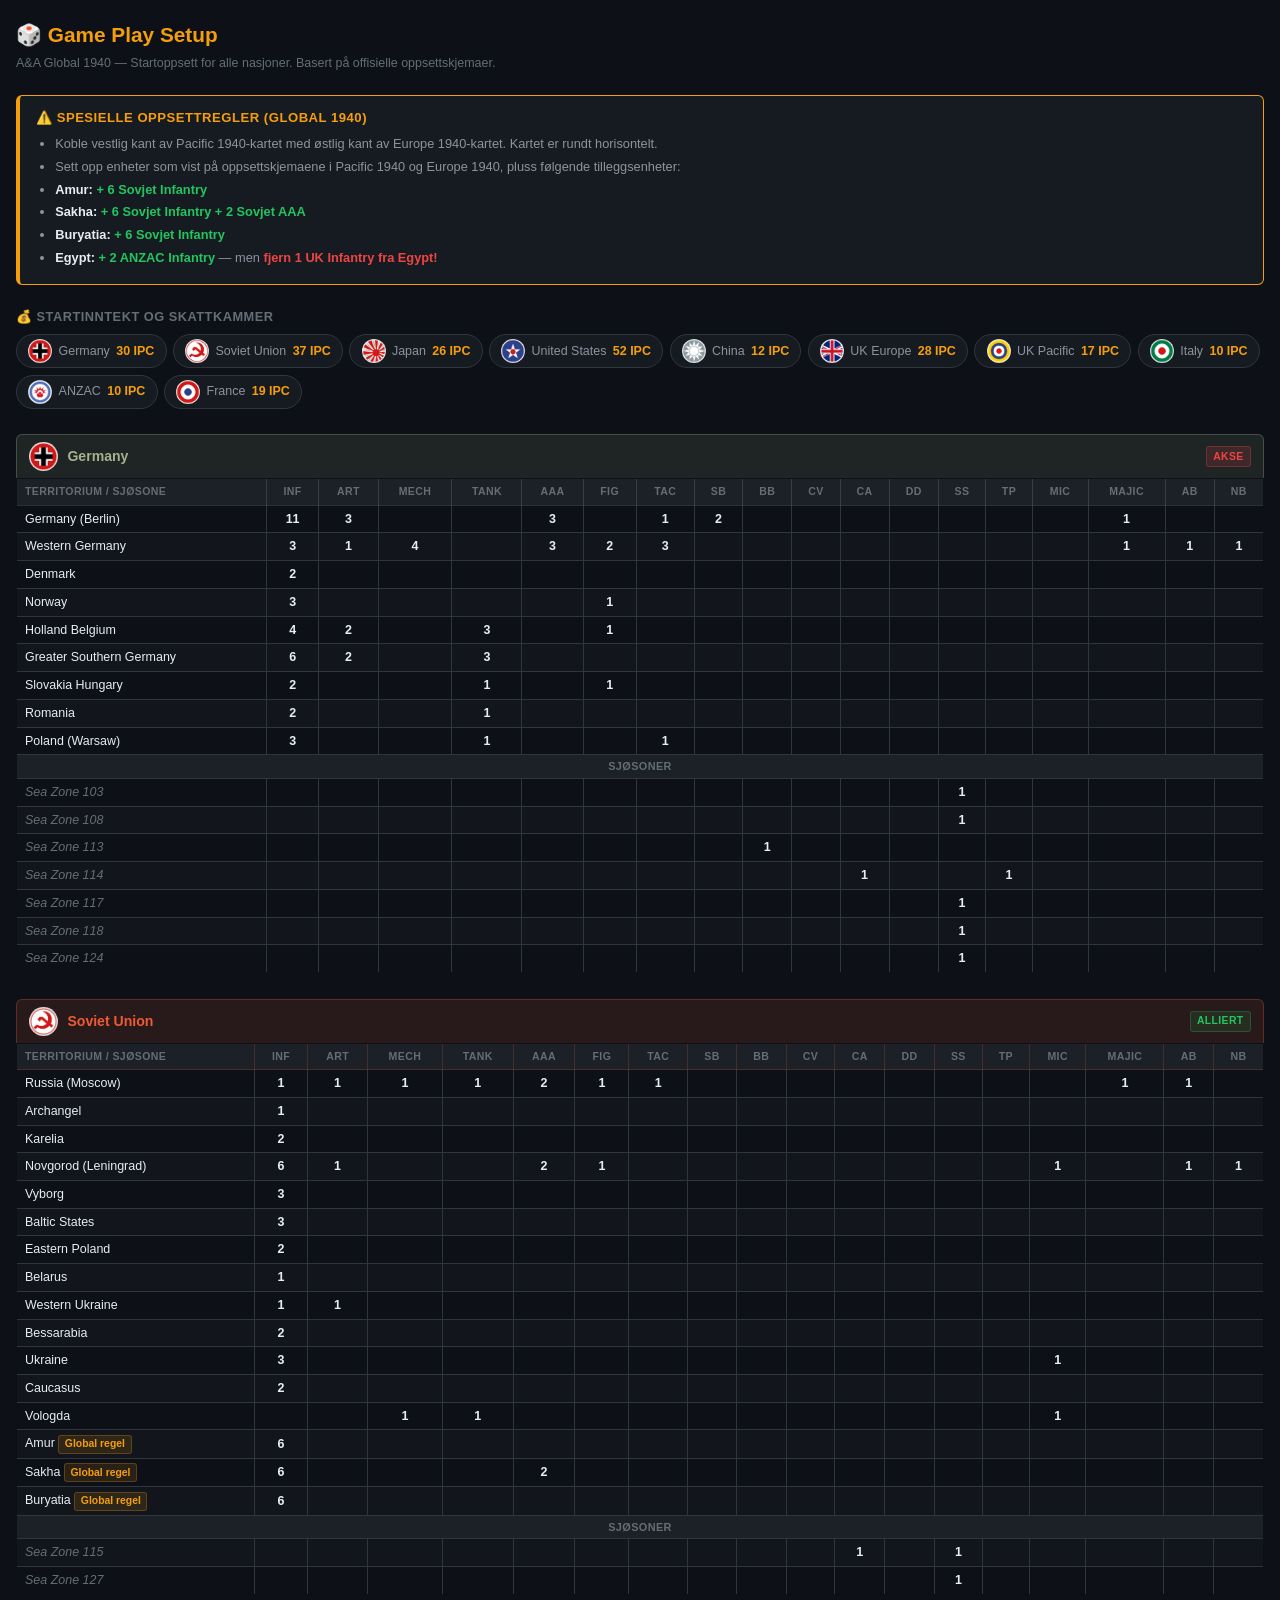
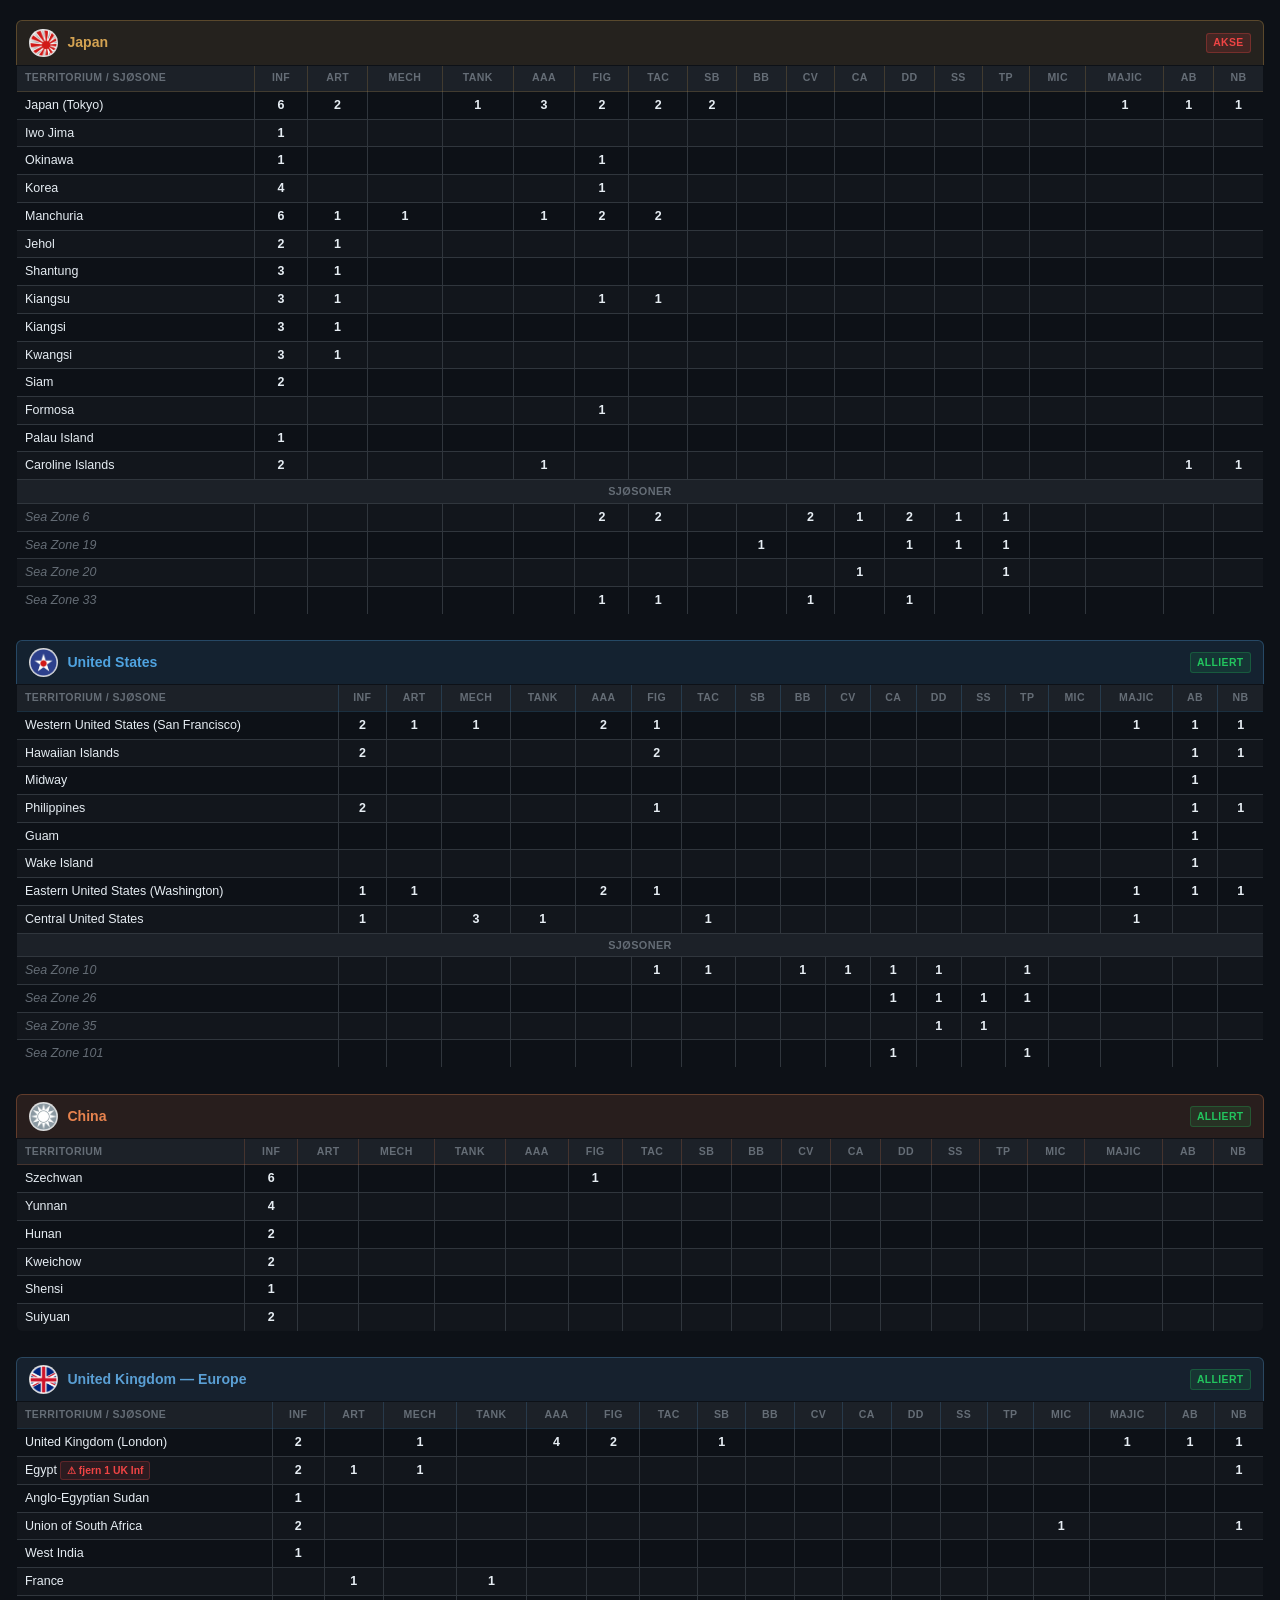
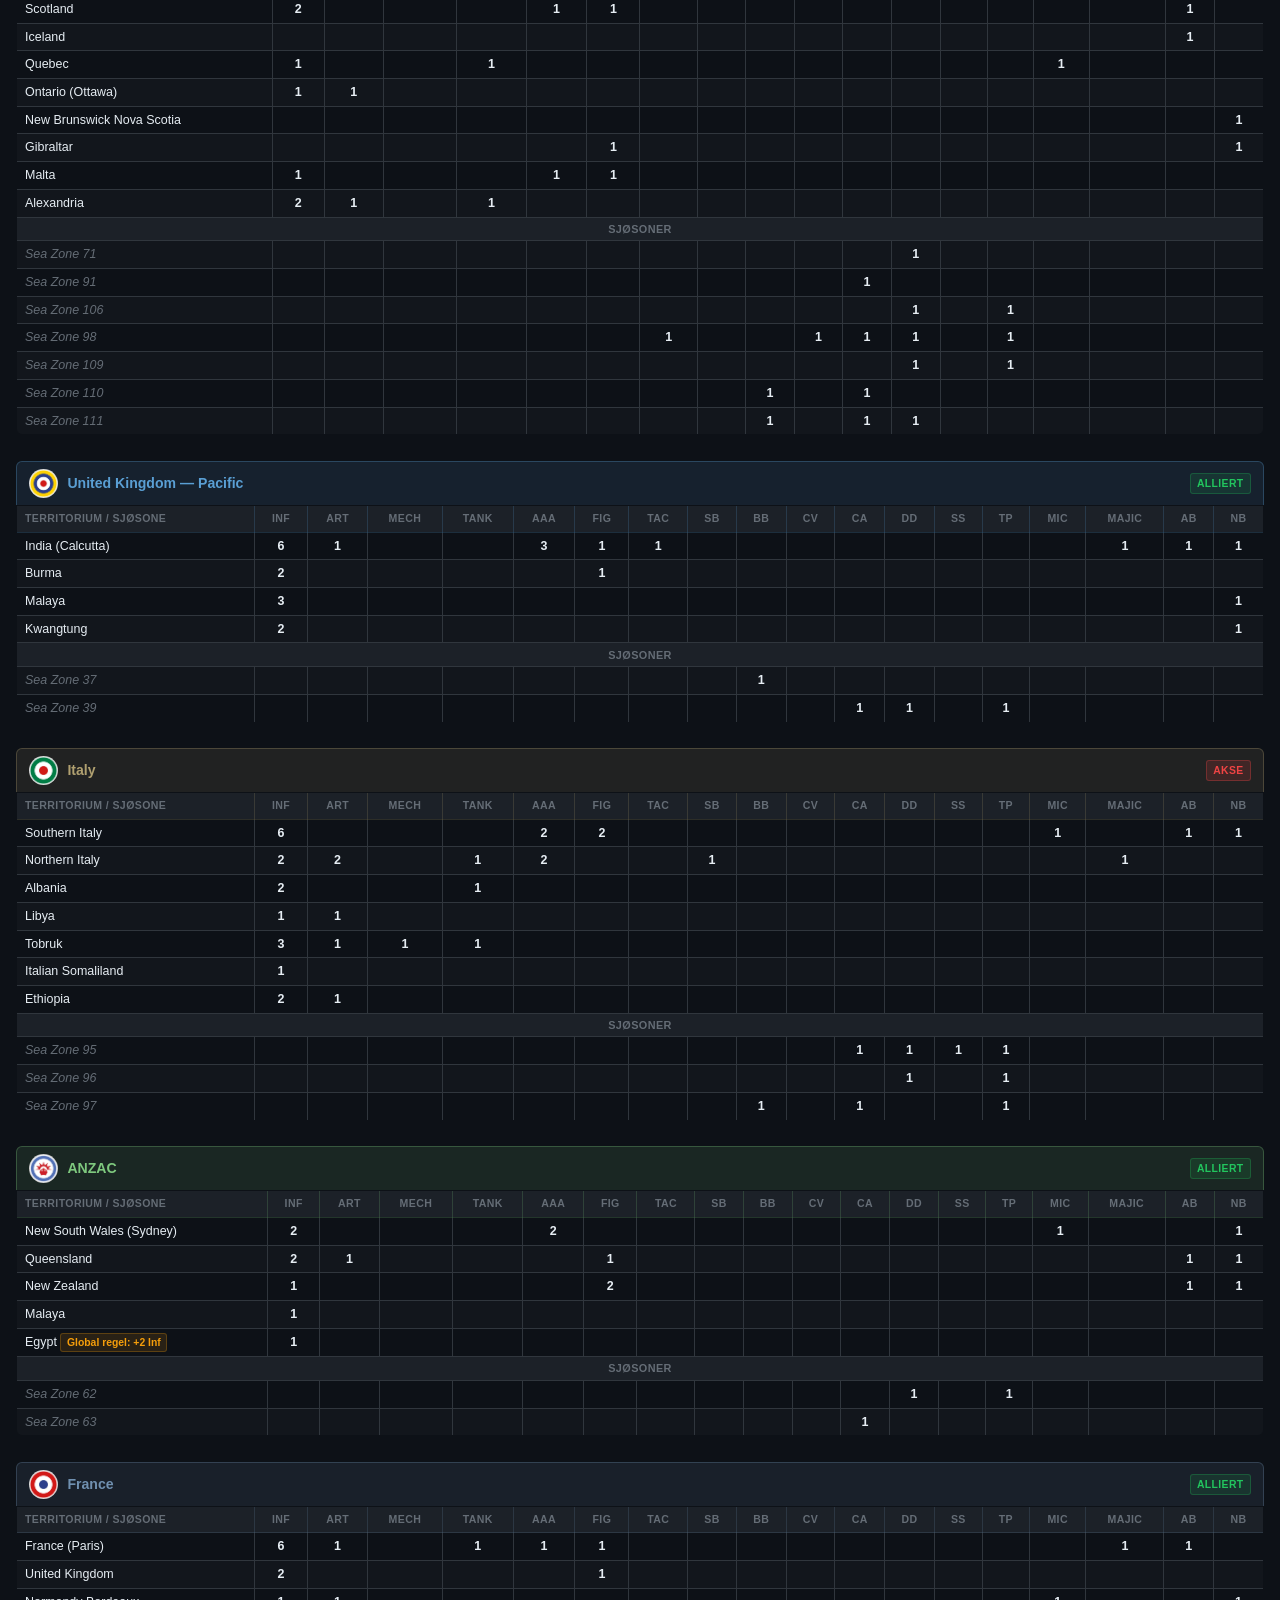
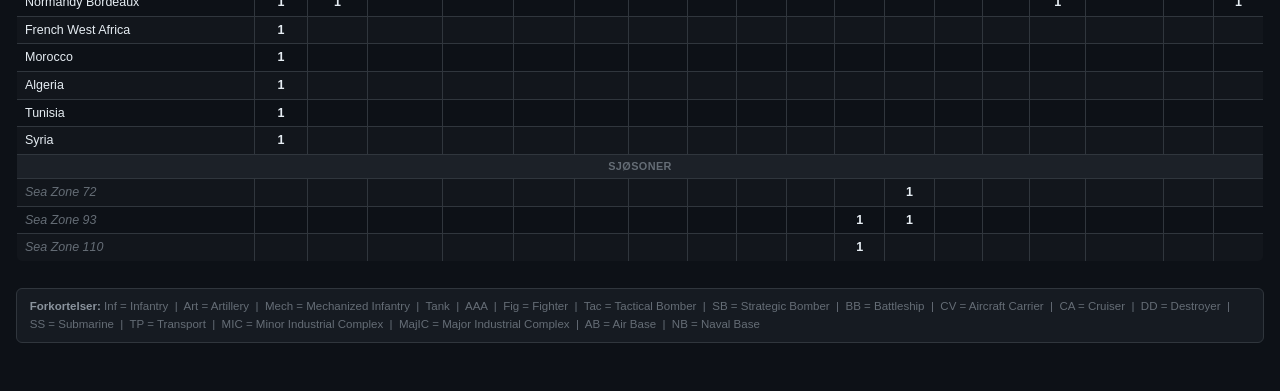
<file: data/setup.html>
<!DOCTYPE html>
<html lang="no">
<head>
  <meta charset="UTF-8">
  <meta name="viewport" content="width=device-width, initial-scale=1.0">
  <title>A&amp;A Global 1940 — Oppsett</title>
  <style>
    :root {
      --bg:         #0d1117;
      --bg2:        #161b22;
      --bg3:        #1c2128;
      --border:     #30363d;
      --text:       #e6edf3;
      --text-dim:   #8b949e;
      --text-muted: #656d76;
      --gold:       #f59e0b;
      --green:      #22c55e;
      --red:        #ef4444;
      --blue:       #58a6ff;
      --radius:     6px;

      /* Nation accent colors */
      --de: #a3b38c; --de-bg: rgba(163,179,140,.12);
      --su: #ef5a35; --su-bg: rgba(239,90,53,.12);
      --jp: #d4a352; --jp-bg: rgba(212,163,82,.12);
      --us: #4fa3e0; --us-bg: rgba(79,163,224,.12);
      --ch: #e8834e; --ch-bg: rgba(232,131,78,.12);
      --uk: #5a9fd4; --uk-bg: rgba(90,159,212,.12);
      --it: #b0a070; --it-bg: rgba(176,160,112,.12);
      --an: #7ec87e; --an-bg: rgba(126,200,126,.12);
      --fr: #7090b0; --fr-bg: rgba(112,144,176,.12);
    }
    *, *::before, *::after { box-sizing: border-box; margin: 0; padding: 0; }
    body {
      background: var(--bg);
      color: var(--text);
      font-family: -apple-system, BlinkMacSystemFont, 'Segoe UI', sans-serif;
      font-size: .85rem;
      line-height: 1.5;
      padding: 1.2rem 1rem 3rem;
    }

    h1 {
      font-size: 1.3rem;
      font-weight: 800;
      color: var(--gold);
      margin-bottom: .2rem;
      display: flex;
      align-items: center;
      gap: .5rem;
    }
    .subtitle { color: var(--text-muted); font-size: .78rem; margin-bottom: 1.4rem; }

    /* ── Special rules callout ─────────── */
    .rules-callout {
      background: var(--bg2);
      border: 1px solid var(--gold);
      border-left: 4px solid var(--gold);
      border-radius: var(--radius);
      padding: .75rem 1rem;
      margin-bottom: 1.4rem;
    }
    .rules-callout h2 {
      font-size: .82rem;
      font-weight: 700;
      color: var(--gold);
      text-transform: uppercase;
      letter-spacing: .5px;
      margin-bottom: .5rem;
    }
    .rules-callout ul { padding-left: 1.2rem; }
    .rules-callout li {
      font-size: .8rem;
      color: var(--text-dim);
      margin-bottom: .3rem;
      line-height: 1.4;
    }
    .rules-callout li strong { color: var(--text); }
    .highlight-red { color: var(--red); font-weight: 700; }
    .highlight-green { color: var(--green); font-weight: 700; }

    /* ── Starting IPC table ─────────────── */
    .ipc-table-wrap { margin-bottom: 1.6rem; }
    .ipc-table-wrap h2 {
      font-size: .8rem;
      font-weight: 700;
      text-transform: uppercase;
      letter-spacing: .5px;
      color: var(--text-muted);
      margin-bottom: .5rem;
    }
    .ipc-grid {
      display: flex;
      flex-wrap: wrap;
      gap: .4rem;
    }
    .ipc-pill {
      display: flex;
      align-items: center;
      gap: .4rem;
      background: var(--bg2);
      border: 1px solid var(--border);
      border-radius: 20px;
      padding: .25rem .7rem;
      font-size: .78rem;
    }
    .ipc-pill .flag { font-size: 1rem; line-height: 1; }
    .ipc-pill .flag img { width: 1.5rem; height: 1.5rem; border-radius: 50%; object-fit: cover; vertical-align: middle; display: block; }
    .ipc-pill .nation-name { color: var(--text-dim); }
    .ipc-pill .ipc-val { font-weight: 700; color: var(--gold); }

    /* ── Nation sections ─────────────────── */
    .nation-section { margin-bottom: 1.6rem; }
    .nation-header {
      display: flex;
      align-items: center;
      gap: .6rem;
      padding: .45rem .75rem;
      border-radius: var(--radius) var(--radius) 0 0;
      border: 1px solid var(--border);
      border-bottom: none;
      font-weight: 700;
      font-size: .88rem;
    }
    .nation-header .flag { font-size: 1.1rem; line-height: 1; }
    .nation-header .flag img { width: 1.8rem; height: 1.8rem; border-radius: 50%; object-fit: cover; vertical-align: middle; display: block; }
    .nation-header .side-badge {
      margin-left: auto;
      font-size: .65rem;
      font-weight: 700;
      text-transform: uppercase;
      letter-spacing: .4px;
      padding: .1rem .4rem;
      border-radius: 3px;
    }
    .axis-badge { background: rgba(239,68,68,.15); color: #ef4444; border: 1px solid rgba(239,68,68,.3); }
    .allied-badge { background: rgba(34,197,94,.12); color: #22c55e; border: 1px solid rgba(34,197,94,.25); }

    /* ── Territory table ─────────────────── */
    .territory-table {
      width: 100%;
      border-collapse: collapse;
      border: 1px solid var(--border);
      border-radius: 0 0 var(--radius) var(--radius);
      overflow: hidden;
      font-size: .78rem;
    }
    .territory-table th {
      background: var(--bg3);
      color: var(--text-muted);
      font-size: .66rem;
      font-weight: 700;
      text-transform: uppercase;
      letter-spacing: .4px;
      padding: .3rem .5rem;
      text-align: center;
      border: 1px solid var(--border);
      white-space: nowrap;
    }
    .territory-table th.col-territory { text-align: left; min-width: 150px; }
    .territory-table td {
      padding: .25rem .5rem;
      border: 1px solid var(--border);
      text-align: center;
      color: var(--text-dim);
    }
    .territory-table td.col-territory {
      text-align: left;
      color: var(--text);
      font-weight: 500;
    }
    .territory-table td.sea-zone { color: var(--text-muted); font-style: italic; }
    .territory-table tr:nth-child(even) td { background: rgba(255,255,255,.02); }
    .territory-table td.unit-val { font-weight: 700; color: var(--text); }
    .territory-table td.global-rule { text-align: left; }
    .global-note {
      display: inline-block;
      background: rgba(245,158,11,.12);
      color: var(--gold);
      border: 1px solid rgba(245,158,11,.25);
      border-radius: 3px;
      padding: .05rem .35rem;
      font-size: .65rem;
      font-weight: 700;
    }
    .special-note {
      display: inline-block;
      background: rgba(239,68,68,.12);
      color: var(--red);
      border: 1px solid rgba(239,68,68,.25);
      border-radius: 3px;
      padding: .05rem .35rem;
      font-size: .65rem;
      font-weight: 700;
    }

    /* Category rows */
    .cat-row td {
      background: var(--bg3) !important;
      color: var(--text-muted);
      font-size: .68rem;
      font-weight: 700;
      text-transform: uppercase;
      letter-spacing: .4px;
      padding: .2rem .5rem;
    }

    /* ── Nation color overrides ─────────── */
    .nation-de .nation-header { background: var(--de-bg); color: var(--de); border-color: rgba(163,179,140,.3); }
    .nation-su .nation-header { background: var(--su-bg); color: var(--su); border-color: rgba(239,90,53,.3); }
    .nation-jp .nation-header { background: var(--jp-bg); color: var(--jp); border-color: rgba(212,163,82,.3); }
    .nation-us .nation-header { background: var(--us-bg); color: var(--us); border-color: rgba(79,163,224,.3); }
    .nation-ch .nation-header { background: var(--ch-bg); color: var(--ch); border-color: rgba(232,131,78,.3); }
    .nation-uk .nation-header { background: var(--uk-bg); color: var(--uk); border-color: rgba(90,159,212,.3); }
    .nation-ukp .nation-header { background: var(--uk-bg); color: var(--uk); border-color: rgba(90,159,212,.3); }
    .nation-it .nation-header { background: var(--it-bg); color: var(--it); border-color: rgba(176,160,112,.3); }
    .nation-an .nation-header { background: var(--an-bg); color: var(--an); border-color: rgba(126,200,126,.3); }
    .nation-fr .nation-header { background: var(--fr-bg); color: var(--fr); border-color: rgba(112,144,176,.3); }

    .nation-de .territory-table,
    .nation-de .territory-table th { border-color: rgba(163,179,140,.2); }
    .nation-su .territory-table,
    .nation-su .territory-table th { border-color: rgba(239,90,53,.2); }
    .nation-jp .territory-table,
    .nation-jp .territory-table th { border-color: rgba(212,163,82,.2); }
    .nation-us .territory-table,
    .nation-us .territory-table th { border-color: rgba(79,163,224,.2); }
    .nation-ch .territory-table,
    .nation-ch .territory-table th { border-color: rgba(232,131,78,.2); }
    .nation-uk .territory-table,
    .nation-uk .territory-table th { border-color: rgba(90,159,212,.2); }
    .nation-ukp .territory-table,
    .nation-ukp .territory-table th { border-color: rgba(90,159,212,.2); }
    .nation-it .territory-table,
    .nation-it .territory-table th { border-color: rgba(176,160,112,.2); }
    .nation-an .territory-table,
    .nation-an .territory-table th { border-color: rgba(126,200,126,.2); }
    .nation-fr .territory-table,
    .nation-fr .territory-table th { border-color: rgba(112,144,176,.2); }

    @media (max-width: 700px) {
      body { padding: .7rem .4rem 2rem; }
      .territory-table { font-size: .7rem; }
      .territory-table th, .territory-table td { padding: .2rem .3rem; }
    }
  </style>
</head>
<body>

<h1>🎲 Game Play Setup</h1>
<p class="subtitle">A&amp;A Global 1940 — Startoppsett for alle nasjoner. Basert på offisielle oppsettskjemaer.</p>

<!-- ── Special rules ──────────────────────────────── -->
<div class="rules-callout">
  <h2>⚠️ Spesielle oppsettregler (Global 1940)</h2>
  <ul>
    <li>Koble vestlig kant av Pacific 1940-kartet med østlig kant av Europe 1940-kartet. Kartet er rundt horisontelt.</li>
    <li>Sett opp enheter som vist på oppsettskjemaene i Pacific 1940 og Europe 1940, pluss følgende tilleggsenheter:</li>
    <li><strong>Amur:</strong> <span class="highlight-green">+ 6 Sovjet Infantry</span></li>
    <li><strong>Sakha:</strong> <span class="highlight-green">+ 6 Sovjet Infantry + 2 Sovjet AAA</span></li>
    <li><strong>Buryatia:</strong> <span class="highlight-green">+ 6 Sovjet Infantry</span></li>
    <li><strong>Egypt:</strong> <span class="highlight-green">+ 2 ANZAC Infantry</span> — men <span class="highlight-red">fjern 1 UK Infantry fra Egypt!</span></li>
  </ul>
</div>

<!-- ── Starting IPC ───────────────────────────────── -->
<div class="ipc-table-wrap">
  <h2>💰 Startinntekt og skattkammer</h2>
  <div class="ipc-grid">
    <div class="ipc-pill"><span class="flag"><img src="Nations_Buttons/germany-symbol.jpg" alt="GER"></span><span class="nation-name">Germany</span><span class="ipc-val">30 IPC</span></div>
    <div class="ipc-pill"><span class="flag"><img src="Nations_Buttons/soviet-union-symbol.jpg" alt="SOV"></span><span class="nation-name">Soviet Union</span><span class="ipc-val">37 IPC</span></div>
    <div class="ipc-pill"><span class="flag"><img src="Nations_Buttons/japan-symbol-axis-allies-sticker.jpg" alt="JAP"></span><span class="nation-name">Japan</span><span class="ipc-val">26 IPC</span></div>
    <div class="ipc-pill"><span class="flag"><img src="Nations_Buttons/usa-symbol.jpg" alt="USA"></span><span class="nation-name">United States</span><span class="ipc-val">52 IPC</span></div>
    <div class="ipc-pill"><span class="flag"><img src="Nations_Buttons/china-symbol.jpg" alt="CHI"></span><span class="nation-name">China</span><span class="ipc-val">12 IPC</span></div>
    <div class="ipc-pill"><span class="flag"><img src="Nations_Buttons/uk-union-jack-symbol.jpg" alt="UKE"></span><span class="nation-name">UK Europe</span><span class="ipc-val">28 IPC</span></div>
    <div class="ipc-pill"><span class="flag"><img src="Nations_Buttons/uk-symbol.jpg" alt="UKP"></span><span class="nation-name">UK Pacific</span><span class="ipc-val">17 IPC</span></div>
    <div class="ipc-pill"><span class="flag"><img src="Nations_Buttons/italy-symbol.jpg" alt="ITA"></span><span class="nation-name">Italy</span><span class="ipc-val">10 IPC</span></div>
    <div class="ipc-pill"><span class="flag"><img src="Nations_Buttons/anzac-symbol.jpg" alt="ANZ"></span><span class="nation-name">ANZAC</span><span class="ipc-val">10 IPC</span></div>
    <div class="ipc-pill"><span class="flag"><img src="Nations_Buttons/france-symbol.jpg" alt="FRA"></span><span class="nation-name">France</span><span class="ipc-val">19 IPC</span></div>
  </div>
</div>

<!-- helper macro: unit columns header -->
<!-- Inf | Art | Mech | Tank | AAA | Fig | Tac | SB | BB | CV | CA | DD | SS | TP | MIC | MajIC | AB | NB -->

<!-- ════════════════════════════════════════════ GERMANY ════ -->
<div class="nation-section nation-de">
  <div class="nation-header">
    <span class="flag"><img src="Nations_Buttons/germany-symbol.jpg" alt="GER"></span> Germany
    <span class="side-badge axis-badge">Akse</span>
  </div>
  <table class="territory-table">
    <thead>
      <tr>
        <th class="col-territory">Territorium / Sjøsone</th>
        <th>Inf</th><th>Art</th><th>Mech</th><th>Tank</th><th>AAA</th>
        <th>Fig</th><th>Tac</th><th>SB</th>
        <th>BB</th><th>CV</th><th>CA</th><th>DD</th><th>SS</th><th>TP</th>
        <th>MIC</th><th>MajIC</th><th>AB</th><th>NB</th>
      </tr>
    </thead>
    <tbody>
      <tr><td class="col-territory">Germany (Berlin)</td><td class="unit-val">11</td><td class="unit-val">3</td><td></td><td></td><td class="unit-val">3</td><td></td><td class="unit-val">1</td><td class="unit-val">2</td><td></td><td></td><td></td><td></td><td></td><td></td><td></td><td class="unit-val">1</td><td></td><td></td></tr>
      <tr><td class="col-territory">Western Germany</td><td class="unit-val">3</td><td class="unit-val">1</td><td class="unit-val">4</td><td></td><td class="unit-val">3</td><td class="unit-val">2</td><td class="unit-val">3</td><td></td><td></td><td></td><td></td><td></td><td></td><td></td><td></td><td class="unit-val">1</td><td class="unit-val">1</td><td class="unit-val">1</td></tr>
      <tr><td class="col-territory">Denmark</td><td class="unit-val">2</td><td></td><td></td><td></td><td></td><td></td><td></td><td></td><td></td><td></td><td></td><td></td><td></td><td></td><td></td><td></td><td></td><td></td></tr>
      <tr><td class="col-territory">Norway</td><td class="unit-val">3</td><td></td><td></td><td></td><td></td><td class="unit-val">1</td><td></td><td></td><td></td><td></td><td></td><td></td><td></td><td></td><td></td><td></td><td></td><td></td></tr>
      <tr><td class="col-territory">Holland Belgium</td><td class="unit-val">4</td><td class="unit-val">2</td><td></td><td class="unit-val">3</td><td></td><td class="unit-val">1</td><td></td><td></td><td></td><td></td><td></td><td></td><td></td><td></td><td></td><td></td><td></td><td></td></tr>
      <tr><td class="col-territory">Greater Southern Germany</td><td class="unit-val">6</td><td class="unit-val">2</td><td></td><td class="unit-val">3</td><td></td><td></td><td></td><td></td><td></td><td></td><td></td><td></td><td></td><td></td><td></td><td></td><td></td><td></td></tr>
      <tr><td class="col-territory">Slovakia Hungary</td><td class="unit-val">2</td><td></td><td></td><td class="unit-val">1</td><td></td><td class="unit-val">1</td><td></td><td></td><td></td><td></td><td></td><td></td><td></td><td></td><td></td><td></td><td></td><td></td></tr>
      <tr><td class="col-territory">Romania</td><td class="unit-val">2</td><td></td><td></td><td class="unit-val">1</td><td></td><td></td><td></td><td></td><td></td><td></td><td></td><td></td><td></td><td></td><td></td><td></td><td></td><td></td></tr>
      <tr><td class="col-territory">Poland (Warsaw)</td><td class="unit-val">3</td><td></td><td></td><td class="unit-val">1</td><td></td><td></td><td class="unit-val">1</td><td></td><td></td><td></td><td></td><td></td><td></td><td></td><td></td><td></td><td></td><td></td></tr>
      <tr class="cat-row"><td colspan="19">Sjøsoner</td></tr>
      <tr><td class="col-territory sea-zone">Sea Zone 103</td><td></td><td></td><td></td><td></td><td></td><td></td><td></td><td></td><td></td><td></td><td></td><td></td><td class="unit-val">1</td><td></td><td></td><td></td><td></td><td></td></tr>
      <tr><td class="col-territory sea-zone">Sea Zone 108</td><td></td><td></td><td></td><td></td><td></td><td></td><td></td><td></td><td></td><td></td><td></td><td></td><td class="unit-val">1</td><td></td><td></td><td></td><td></td><td></td></tr>
      <tr><td class="col-territory sea-zone">Sea Zone 113</td><td></td><td></td><td></td><td></td><td></td><td></td><td></td><td></td><td class="unit-val">1</td><td></td><td></td><td></td><td></td><td></td><td></td><td></td><td></td><td></td></tr>
      <tr><td class="col-territory sea-zone">Sea Zone 114</td><td></td><td></td><td></td><td></td><td></td><td></td><td></td><td></td><td></td><td></td><td class="unit-val">1</td><td></td><td></td><td class="unit-val">1</td><td></td><td></td><td></td><td></td></tr>
      <tr><td class="col-territory sea-zone">Sea Zone 117</td><td></td><td></td><td></td><td></td><td></td><td></td><td></td><td></td><td></td><td></td><td></td><td></td><td class="unit-val">1</td><td></td><td></td><td></td><td></td><td></td></tr>
      <tr><td class="col-territory sea-zone">Sea Zone 118</td><td></td><td></td><td></td><td></td><td></td><td></td><td></td><td></td><td></td><td></td><td></td><td></td><td class="unit-val">1</td><td></td><td></td><td></td><td></td><td></td></tr>
      <tr><td class="col-territory sea-zone">Sea Zone 124</td><td></td><td></td><td></td><td></td><td></td><td></td><td></td><td></td><td></td><td></td><td></td><td></td><td class="unit-val">1</td><td></td><td></td><td></td><td></td><td></td></tr>
    </tbody>
  </table>
</div>

<!-- ════════════════════════════════════════════ SOVIET UNION ════ -->
<div class="nation-section nation-su">
  <div class="nation-header">
    <span class="flag"><img src="Nations_Buttons/soviet-union-symbol.jpg" alt="SOV"></span> Soviet Union
    <span class="side-badge allied-badge">Alliert</span>
  </div>
  <table class="territory-table">
    <thead>
      <tr>
        <th class="col-territory">Territorium / Sjøsone</th>
        <th>Inf</th><th>Art</th><th>Mech</th><th>Tank</th><th>AAA</th>
        <th>Fig</th><th>Tac</th><th>SB</th>
        <th>BB</th><th>CV</th><th>CA</th><th>DD</th><th>SS</th><th>TP</th>
        <th>MIC</th><th>MajIC</th><th>AB</th><th>NB</th>
      </tr>
    </thead>
    <tbody>
      <tr><td class="col-territory">Russia (Moscow)</td><td class="unit-val">1</td><td class="unit-val">1</td><td class="unit-val">1</td><td class="unit-val">1</td><td class="unit-val">2</td><td class="unit-val">1</td><td class="unit-val">1</td><td></td><td></td><td></td><td></td><td></td><td></td><td></td><td></td><td class="unit-val">1</td><td class="unit-val">1</td><td></td></tr>
      <tr><td class="col-territory">Archangel</td><td class="unit-val">1</td><td></td><td></td><td></td><td></td><td></td><td></td><td></td><td></td><td></td><td></td><td></td><td></td><td></td><td></td><td></td><td></td><td></td></tr>
      <tr><td class="col-territory">Karelia</td><td class="unit-val">2</td><td></td><td></td><td></td><td></td><td></td><td></td><td></td><td></td><td></td><td></td><td></td><td></td><td></td><td></td><td></td><td></td><td></td></tr>
      <tr><td class="col-territory">Novgorod (Leningrad)</td><td class="unit-val">6</td><td class="unit-val">1</td><td></td><td></td><td class="unit-val">2</td><td class="unit-val">1</td><td></td><td></td><td></td><td></td><td></td><td></td><td></td><td></td><td class="unit-val">1</td><td></td><td class="unit-val">1</td><td class="unit-val">1</td></tr>
      <tr><td class="col-territory">Vyborg</td><td class="unit-val">3</td><td></td><td></td><td></td><td></td><td></td><td></td><td></td><td></td><td></td><td></td><td></td><td></td><td></td><td></td><td></td><td></td><td></td></tr>
      <tr><td class="col-territory">Baltic States</td><td class="unit-val">3</td><td></td><td></td><td></td><td></td><td></td><td></td><td></td><td></td><td></td><td></td><td></td><td></td><td></td><td></td><td></td><td></td><td></td></tr>
      <tr><td class="col-territory">Eastern Poland</td><td class="unit-val">2</td><td></td><td></td><td></td><td></td><td></td><td></td><td></td><td></td><td></td><td></td><td></td><td></td><td></td><td></td><td></td><td></td><td></td></tr>
      <tr><td class="col-territory">Belarus</td><td class="unit-val">1</td><td></td><td></td><td></td><td></td><td></td><td></td><td></td><td></td><td></td><td></td><td></td><td></td><td></td><td></td><td></td><td></td><td></td></tr>
      <tr><td class="col-territory">Western Ukraine</td><td class="unit-val">1</td><td class="unit-val">1</td><td></td><td></td><td></td><td></td><td></td><td></td><td></td><td></td><td></td><td></td><td></td><td></td><td></td><td></td><td></td><td></td></tr>
      <tr><td class="col-territory">Bessarabia</td><td class="unit-val">2</td><td></td><td></td><td></td><td></td><td></td><td></td><td></td><td></td><td></td><td></td><td></td><td></td><td></td><td></td><td></td><td></td><td></td></tr>
      <tr><td class="col-territory">Ukraine</td><td class="unit-val">3</td><td></td><td></td><td></td><td></td><td></td><td></td><td></td><td></td><td></td><td></td><td></td><td></td><td></td><td class="unit-val">1</td><td></td><td></td><td></td></tr>
      <tr><td class="col-territory">Caucasus</td><td class="unit-val">2</td><td></td><td></td><td></td><td></td><td></td><td></td><td></td><td></td><td></td><td></td><td></td><td></td><td></td><td></td><td></td><td></td><td></td></tr>
      <tr><td class="col-territory">Vologda</td><td></td><td></td><td class="unit-val">1</td><td class="unit-val">1</td><td></td><td></td><td></td><td></td><td></td><td></td><td></td><td></td><td></td><td></td><td class="unit-val">1</td><td></td><td></td><td></td></tr>
      <tr><td class="col-territory">Amur <span class="global-note">Global regel</span></td><td class="unit-val">6</td><td></td><td></td><td></td><td></td><td></td><td></td><td></td><td></td><td></td><td></td><td></td><td></td><td></td><td></td><td></td><td></td><td></td></tr>
      <tr><td class="col-territory">Sakha <span class="global-note">Global regel</span></td><td class="unit-val">6</td><td></td><td></td><td></td><td class="unit-val">2</td><td></td><td></td><td></td><td></td><td></td><td></td><td></td><td></td><td></td><td></td><td></td><td></td><td></td></tr>
      <tr><td class="col-territory">Buryatia <span class="global-note">Global regel</span></td><td class="unit-val">6</td><td></td><td></td><td></td><td></td><td></td><td></td><td></td><td></td><td></td><td></td><td></td><td></td><td></td><td></td><td></td><td></td><td></td></tr>
      <tr class="cat-row"><td colspan="19">Sjøsoner</td></tr>
      <tr><td class="col-territory sea-zone">Sea Zone 115</td><td></td><td></td><td></td><td></td><td></td><td></td><td></td><td></td><td></td><td></td><td class="unit-val">1</td><td></td><td class="unit-val">1</td><td></td><td></td><td></td><td></td><td></td></tr>
      <tr><td class="col-territory sea-zone">Sea Zone 127</td><td></td><td></td><td></td><td></td><td></td><td></td><td></td><td></td><td></td><td></td><td></td><td></td><td class="unit-val">1</td><td></td><td></td><td></td><td></td><td></td></tr>
    </tbody>
  </table>
</div>

<!-- ════════════════════════════════════════════ JAPAN ════ -->
<div class="nation-section nation-jp">
  <div class="nation-header">
    <span class="flag"><img src="Nations_Buttons/japan-symbol-axis-allies-sticker.jpg" alt="JAP"></span> Japan
    <span class="side-badge axis-badge">Akse</span>
  </div>
  <table class="territory-table">
    <thead>
      <tr>
        <th class="col-territory">Territorium / Sjøsone</th>
        <th>Inf</th><th>Art</th><th>Mech</th><th>Tank</th><th>AAA</th>
        <th>Fig</th><th>Tac</th><th>SB</th>
        <th>BB</th><th>CV</th><th>CA</th><th>DD</th><th>SS</th><th>TP</th>
        <th>MIC</th><th>MajIC</th><th>AB</th><th>NB</th>
      </tr>
    </thead>
    <tbody>
      <tr><td class="col-territory">Japan (Tokyo)</td><td class="unit-val">6</td><td class="unit-val">2</td><td></td><td class="unit-val">1</td><td class="unit-val">3</td><td class="unit-val">2</td><td class="unit-val">2</td><td class="unit-val">2</td><td></td><td></td><td></td><td></td><td></td><td></td><td></td><td class="unit-val">1</td><td class="unit-val">1</td><td class="unit-val">1</td></tr>
      <tr><td class="col-territory">Iwo Jima</td><td class="unit-val">1</td><td></td><td></td><td></td><td></td><td></td><td></td><td></td><td></td><td></td><td></td><td></td><td></td><td></td><td></td><td></td><td></td><td></td></tr>
      <tr><td class="col-territory">Okinawa</td><td class="unit-val">1</td><td></td><td></td><td></td><td></td><td class="unit-val">1</td><td></td><td></td><td></td><td></td><td></td><td></td><td></td><td></td><td></td><td></td><td></td><td></td></tr>
      <tr><td class="col-territory">Korea</td><td class="unit-val">4</td><td></td><td></td><td></td><td></td><td class="unit-val">1</td><td></td><td></td><td></td><td></td><td></td><td></td><td></td><td></td><td></td><td></td><td></td><td></td></tr>
      <tr><td class="col-territory">Manchuria</td><td class="unit-val">6</td><td class="unit-val">1</td><td class="unit-val">1</td><td></td><td class="unit-val">1</td><td class="unit-val">2</td><td class="unit-val">2</td><td></td><td></td><td></td><td></td><td></td><td></td><td></td><td></td><td></td><td></td><td></td></tr>
      <tr><td class="col-territory">Jehol</td><td class="unit-val">2</td><td class="unit-val">1</td><td></td><td></td><td></td><td></td><td></td><td></td><td></td><td></td><td></td><td></td><td></td><td></td><td></td><td></td><td></td><td></td></tr>
      <tr><td class="col-territory">Shantung</td><td class="unit-val">3</td><td class="unit-val">1</td><td></td><td></td><td></td><td></td><td></td><td></td><td></td><td></td><td></td><td></td><td></td><td></td><td></td><td></td><td></td><td></td></tr>
      <tr><td class="col-territory">Kiangsu</td><td class="unit-val">3</td><td class="unit-val">1</td><td></td><td></td><td></td><td class="unit-val">1</td><td class="unit-val">1</td><td></td><td></td><td></td><td></td><td></td><td></td><td></td><td></td><td></td><td></td><td></td></tr>
      <tr><td class="col-territory">Kiangsi</td><td class="unit-val">3</td><td class="unit-val">1</td><td></td><td></td><td></td><td></td><td></td><td></td><td></td><td></td><td></td><td></td><td></td><td></td><td></td><td></td><td></td><td></td></tr>
      <tr><td class="col-territory">Kwangsi</td><td class="unit-val">3</td><td class="unit-val">1</td><td></td><td></td><td></td><td></td><td></td><td></td><td></td><td></td><td></td><td></td><td></td><td></td><td></td><td></td><td></td><td></td></tr>
      <tr><td class="col-territory">Siam</td><td class="unit-val">2</td><td></td><td></td><td></td><td></td><td></td><td></td><td></td><td></td><td></td><td></td><td></td><td></td><td></td><td></td><td></td><td></td><td></td></tr>
      <tr><td class="col-territory">Formosa</td><td></td><td></td><td></td><td></td><td></td><td class="unit-val">1</td><td></td><td></td><td></td><td></td><td></td><td></td><td></td><td></td><td></td><td></td><td></td><td></td></tr>
      <tr><td class="col-territory">Palau Island</td><td class="unit-val">1</td><td></td><td></td><td></td><td></td><td></td><td></td><td></td><td></td><td></td><td></td><td></td><td></td><td></td><td></td><td></td><td></td><td></td></tr>
      <tr><td class="col-territory">Caroline Islands</td><td class="unit-val">2</td><td></td><td></td><td></td><td class="unit-val">1</td><td></td><td></td><td></td><td></td><td></td><td></td><td></td><td></td><td></td><td></td><td></td><td class="unit-val">1</td><td class="unit-val">1</td></tr>
      <tr class="cat-row"><td colspan="19">Sjøsoner</td></tr>
      <tr><td class="col-territory sea-zone">Sea Zone 6</td><td></td><td></td><td></td><td></td><td></td><td class="unit-val">2</td><td class="unit-val">2</td><td></td><td></td><td class="unit-val">2</td><td class="unit-val">1</td><td class="unit-val">2</td><td class="unit-val">1</td><td class="unit-val">1</td><td></td><td></td><td></td><td></td></tr>
      <tr><td class="col-territory sea-zone">Sea Zone 19</td><td></td><td></td><td></td><td></td><td></td><td></td><td></td><td></td><td class="unit-val">1</td><td></td><td></td><td class="unit-val">1</td><td class="unit-val">1</td><td class="unit-val">1</td><td></td><td></td><td></td><td></td></tr>
      <tr><td class="col-territory sea-zone">Sea Zone 20</td><td></td><td></td><td></td><td></td><td></td><td></td><td></td><td></td><td></td><td></td><td class="unit-val">1</td><td></td><td></td><td class="unit-val">1</td><td></td><td></td><td></td><td></td></tr>
      <tr><td class="col-territory sea-zone">Sea Zone 33</td><td></td><td></td><td></td><td></td><td></td><td class="unit-val">1</td><td class="unit-val">1</td><td></td><td></td><td class="unit-val">1</td><td></td><td class="unit-val">1</td><td></td><td></td><td></td><td></td><td></td><td></td></tr>
    </tbody>
  </table>
</div>

<!-- ════════════════════════════════════════════ USA ════ -->
<div class="nation-section nation-us">
  <div class="nation-header">
    <span class="flag"><img src="Nations_Buttons/usa-symbol.jpg" alt="USA"></span> United States
    <span class="side-badge allied-badge">Alliert</span>
  </div>
  <table class="territory-table">
    <thead>
      <tr>
        <th class="col-territory">Territorium / Sjøsone</th>
        <th>Inf</th><th>Art</th><th>Mech</th><th>Tank</th><th>AAA</th>
        <th>Fig</th><th>Tac</th><th>SB</th>
        <th>BB</th><th>CV</th><th>CA</th><th>DD</th><th>SS</th><th>TP</th>
        <th>MIC</th><th>MajIC</th><th>AB</th><th>NB</th>
      </tr>
    </thead>
    <tbody>
      <tr><td class="col-territory">Western United States (San Francisco)</td><td class="unit-val">2</td><td class="unit-val">1</td><td class="unit-val">1</td><td></td><td class="unit-val">2</td><td class="unit-val">1</td><td></td><td></td><td></td><td></td><td></td><td></td><td></td><td></td><td></td><td class="unit-val">1</td><td class="unit-val">1</td><td class="unit-val">1</td></tr>
      <tr><td class="col-territory">Hawaiian Islands</td><td class="unit-val">2</td><td></td><td></td><td></td><td></td><td class="unit-val">2</td><td></td><td></td><td></td><td></td><td></td><td></td><td></td><td></td><td></td><td></td><td class="unit-val">1</td><td class="unit-val">1</td></tr>
      <tr><td class="col-territory">Midway</td><td></td><td></td><td></td><td></td><td></td><td></td><td></td><td></td><td></td><td></td><td></td><td></td><td></td><td></td><td></td><td></td><td class="unit-val">1</td><td></td></tr>
      <tr><td class="col-territory">Philippines</td><td class="unit-val">2</td><td></td><td></td><td></td><td></td><td class="unit-val">1</td><td></td><td></td><td></td><td></td><td></td><td></td><td></td><td></td><td></td><td></td><td class="unit-val">1</td><td class="unit-val">1</td></tr>
      <tr><td class="col-territory">Guam</td><td></td><td></td><td></td><td></td><td></td><td></td><td></td><td></td><td></td><td></td><td></td><td></td><td></td><td></td><td></td><td></td><td class="unit-val">1</td><td></td></tr>
      <tr><td class="col-territory">Wake Island</td><td></td><td></td><td></td><td></td><td></td><td></td><td></td><td></td><td></td><td></td><td></td><td></td><td></td><td></td><td></td><td></td><td class="unit-val">1</td><td></td></tr>
      <tr><td class="col-territory">Eastern United States (Washington)</td><td class="unit-val">1</td><td class="unit-val">1</td><td></td><td></td><td class="unit-val">2</td><td class="unit-val">1</td><td></td><td></td><td></td><td></td><td></td><td></td><td></td><td></td><td></td><td class="unit-val">1</td><td class="unit-val">1</td><td class="unit-val">1</td></tr>
      <tr><td class="col-territory">Central United States</td><td class="unit-val">1</td><td></td><td class="unit-val">3</td><td class="unit-val">1</td><td></td><td></td><td class="unit-val">1</td><td></td><td></td><td></td><td></td><td></td><td></td><td></td><td></td><td class="unit-val">1</td><td></td><td></td></tr>
      <tr class="cat-row"><td colspan="19">Sjøsoner</td></tr>
      <tr><td class="col-territory sea-zone">Sea Zone 10</td><td></td><td></td><td></td><td></td><td></td><td class="unit-val">1</td><td class="unit-val">1</td><td></td><td class="unit-val">1</td><td class="unit-val">1</td><td class="unit-val">1</td><td class="unit-val">1</td><td></td><td class="unit-val">1</td><td></td><td></td><td></td><td></td></tr>
      <tr><td class="col-territory sea-zone">Sea Zone 26</td><td></td><td></td><td></td><td></td><td></td><td></td><td></td><td></td><td></td><td></td><td class="unit-val">1</td><td class="unit-val">1</td><td class="unit-val">1</td><td class="unit-val">1</td><td></td><td></td><td></td><td></td></tr>
      <tr><td class="col-territory sea-zone">Sea Zone 35</td><td></td><td></td><td></td><td></td><td></td><td></td><td></td><td></td><td></td><td></td><td></td><td class="unit-val">1</td><td class="unit-val">1</td><td></td><td></td><td></td><td></td><td></td></tr>
      <tr><td class="col-territory sea-zone">Sea Zone 101</td><td></td><td></td><td></td><td></td><td></td><td></td><td></td><td></td><td></td><td></td><td class="unit-val">1</td><td></td><td></td><td class="unit-val">1</td><td></td><td></td><td></td><td></td></tr>
    </tbody>
  </table>
</div>

<!-- ════════════════════════════════════════════ CHINA ════ -->
<div class="nation-section nation-ch">
  <div class="nation-header">
    <span class="flag"><img src="Nations_Buttons/china-symbol.jpg" alt="CHI"></span> China
    <span class="side-badge allied-badge">Alliert</span>
  </div>
  <table class="territory-table">
    <thead>
      <tr>
        <th class="col-territory">Territorium</th>
        <th>Inf</th><th>Art</th><th>Mech</th><th>Tank</th><th>AAA</th>
        <th>Fig</th><th>Tac</th><th>SB</th>
        <th>BB</th><th>CV</th><th>CA</th><th>DD</th><th>SS</th><th>TP</th>
        <th>MIC</th><th>MajIC</th><th>AB</th><th>NB</th>
      </tr>
    </thead>
    <tbody>
      <tr><td class="col-territory">Szechwan</td><td class="unit-val">6</td><td></td><td></td><td></td><td></td><td class="unit-val">1</td><td></td><td></td><td></td><td></td><td></td><td></td><td></td><td></td><td></td><td></td><td></td><td></td></tr>
      <tr><td class="col-territory">Yunnan</td><td class="unit-val">4</td><td></td><td></td><td></td><td></td><td></td><td></td><td></td><td></td><td></td><td></td><td></td><td></td><td></td><td></td><td></td><td></td><td></td></tr>
      <tr><td class="col-territory">Hunan</td><td class="unit-val">2</td><td></td><td></td><td></td><td></td><td></td><td></td><td></td><td></td><td></td><td></td><td></td><td></td><td></td><td></td><td></td><td></td><td></td></tr>
      <tr><td class="col-territory">Kweichow</td><td class="unit-val">2</td><td></td><td></td><td></td><td></td><td></td><td></td><td></td><td></td><td></td><td></td><td></td><td></td><td></td><td></td><td></td><td></td><td></td></tr>
      <tr><td class="col-territory">Shensi</td><td class="unit-val">1</td><td></td><td></td><td></td><td></td><td></td><td></td><td></td><td></td><td></td><td></td><td></td><td></td><td></td><td></td><td></td><td></td><td></td></tr>
      <tr><td class="col-territory">Suiyuan</td><td class="unit-val">2</td><td></td><td></td><td></td><td></td><td></td><td></td><td></td><td></td><td></td><td></td><td></td><td></td><td></td><td></td><td></td><td></td><td></td></tr>
    </tbody>
  </table>
</div>

<!-- ════════════════════════════════════════════ UK EUROPE ════ -->
<div class="nation-section nation-uk">
  <div class="nation-header">
    <span class="flag"><img src="Nations_Buttons/uk-union-jack-symbol.jpg" alt="UKE"></span> United Kingdom — Europe
    <span class="side-badge allied-badge">Alliert</span>
  </div>
  <table class="territory-table">
    <thead>
      <tr>
        <th class="col-territory">Territorium / Sjøsone</th>
        <th>Inf</th><th>Art</th><th>Mech</th><th>Tank</th><th>AAA</th>
        <th>Fig</th><th>Tac</th><th>SB</th>
        <th>BB</th><th>CV</th><th>CA</th><th>DD</th><th>SS</th><th>TP</th>
        <th>MIC</th><th>MajIC</th><th>AB</th><th>NB</th>
      </tr>
    </thead>
    <tbody>
      <tr><td class="col-territory">United Kingdom (London)</td><td class="unit-val">2</td><td></td><td class="unit-val">1</td><td></td><td class="unit-val">4</td><td class="unit-val">2</td><td></td><td class="unit-val">1</td><td></td><td></td><td></td><td></td><td></td><td></td><td></td><td class="unit-val">1</td><td class="unit-val">1</td><td class="unit-val">1</td></tr>
      <tr><td class="col-territory">Egypt <span class="special-note">⚠ fjern 1 UK Inf</span></td><td class="unit-val">2</td><td class="unit-val">1</td><td class="unit-val">1</td><td></td><td></td><td></td><td></td><td></td><td></td><td></td><td></td><td></td><td></td><td></td><td></td><td></td><td></td><td class="unit-val">1</td></tr>
      <tr><td class="col-territory">Anglo-Egyptian Sudan</td><td class="unit-val">1</td><td></td><td></td><td></td><td></td><td></td><td></td><td></td><td></td><td></td><td></td><td></td><td></td><td></td><td></td><td></td><td></td><td></td></tr>
      <tr><td class="col-territory">Union of South Africa</td><td class="unit-val">2</td><td></td><td></td><td></td><td></td><td></td><td></td><td></td><td></td><td></td><td></td><td></td><td></td><td></td><td class="unit-val">1</td><td></td><td></td><td class="unit-val">1</td></tr>
      <tr><td class="col-territory">West India</td><td class="unit-val">1</td><td></td><td></td><td></td><td></td><td></td><td></td><td></td><td></td><td></td><td></td><td></td><td></td><td></td><td></td><td></td><td></td><td></td></tr>
      <tr><td class="col-territory">France</td><td></td><td class="unit-val">1</td><td></td><td class="unit-val">1</td><td></td><td></td><td></td><td></td><td></td><td></td><td></td><td></td><td></td><td></td><td></td><td></td><td></td><td></td></tr>
      <tr><td class="col-territory">Scotland</td><td class="unit-val">2</td><td></td><td></td><td></td><td class="unit-val">1</td><td class="unit-val">1</td><td></td><td></td><td></td><td></td><td></td><td></td><td></td><td></td><td></td><td></td><td class="unit-val">1</td><td></td></tr>
      <tr><td class="col-territory">Iceland</td><td></td><td></td><td></td><td></td><td></td><td></td><td></td><td></td><td></td><td></td><td></td><td></td><td></td><td></td><td></td><td></td><td class="unit-val">1</td><td></td></tr>
      <tr><td class="col-territory">Quebec</td><td class="unit-val">1</td><td></td><td></td><td class="unit-val">1</td><td></td><td></td><td></td><td></td><td></td><td></td><td></td><td></td><td></td><td></td><td class="unit-val">1</td><td></td><td></td><td></td></tr>
      <tr><td class="col-territory">Ontario (Ottawa)</td><td class="unit-val">1</td><td class="unit-val">1</td><td></td><td></td><td></td><td></td><td></td><td></td><td></td><td></td><td></td><td></td><td></td><td></td><td></td><td></td><td></td><td></td></tr>
      <tr><td class="col-territory">New Brunswick Nova Scotia</td><td></td><td></td><td></td><td></td><td></td><td></td><td></td><td></td><td></td><td></td><td></td><td></td><td></td><td></td><td></td><td></td><td></td><td class="unit-val">1</td></tr>
      <tr><td class="col-territory">Gibraltar</td><td></td><td></td><td></td><td></td><td></td><td class="unit-val">1</td><td></td><td></td><td></td><td></td><td></td><td></td><td></td><td></td><td></td><td></td><td></td><td class="unit-val">1</td></tr>
      <tr><td class="col-territory">Malta</td><td class="unit-val">1</td><td></td><td></td><td></td><td class="unit-val">1</td><td class="unit-val">1</td><td></td><td></td><td></td><td></td><td></td><td></td><td></td><td></td><td></td><td></td><td></td><td></td></tr>
      <tr><td class="col-territory">Alexandria</td><td class="unit-val">2</td><td class="unit-val">1</td><td></td><td class="unit-val">1</td><td></td><td></td><td></td><td></td><td></td><td></td><td></td><td></td><td></td><td></td><td></td><td></td><td></td><td></td></tr>
      <tr class="cat-row"><td colspan="19">Sjøsoner</td></tr>
      <tr><td class="col-territory sea-zone">Sea Zone 71</td><td></td><td></td><td></td><td></td><td></td><td></td><td></td><td></td><td></td><td></td><td></td><td class="unit-val">1</td><td></td><td></td><td></td><td></td><td></td><td></td></tr>
      <tr><td class="col-territory sea-zone">Sea Zone 91</td><td></td><td></td><td></td><td></td><td></td><td></td><td></td><td></td><td></td><td></td><td class="unit-val">1</td><td></td><td></td><td></td><td></td><td></td><td></td><td></td></tr>
      <tr><td class="col-territory sea-zone">Sea Zone 106</td><td></td><td></td><td></td><td></td><td></td><td></td><td></td><td></td><td></td><td></td><td></td><td class="unit-val">1</td><td></td><td class="unit-val">1</td><td></td><td></td><td></td><td></td></tr>
      <tr><td class="col-territory sea-zone">Sea Zone 98</td><td></td><td></td><td></td><td></td><td></td><td></td><td class="unit-val">1</td><td></td><td></td><td class="unit-val">1</td><td class="unit-val">1</td><td class="unit-val">1</td><td></td><td class="unit-val">1</td><td></td><td></td><td></td><td></td></tr>
      <tr><td class="col-territory sea-zone">Sea Zone 109</td><td></td><td></td><td></td><td></td><td></td><td></td><td></td><td></td><td></td><td></td><td></td><td class="unit-val">1</td><td></td><td class="unit-val">1</td><td></td><td></td><td></td><td></td></tr>
      <tr><td class="col-territory sea-zone">Sea Zone 110</td><td></td><td></td><td></td><td></td><td></td><td></td><td></td><td></td><td class="unit-val">1</td><td></td><td class="unit-val">1</td><td></td><td></td><td></td><td></td><td></td><td></td><td></td></tr>
      <tr><td class="col-territory sea-zone">Sea Zone 111</td><td></td><td></td><td></td><td></td><td></td><td></td><td></td><td></td><td class="unit-val">1</td><td></td><td class="unit-val">1</td><td class="unit-val">1</td><td></td><td></td><td></td><td></td><td></td><td></td></tr>
    </tbody>
  </table>
</div>

<!-- ════════════════════════════════════════════ UK PACIFIC ════ -->
<div class="nation-section nation-ukp">
  <div class="nation-header">
    <span class="flag"><img src="Nations_Buttons/uk-symbol.jpg" alt="UKP"></span> United Kingdom — Pacific
    <span class="side-badge allied-badge">Alliert</span>
  </div>
  <table class="territory-table">
    <thead>
      <tr>
        <th class="col-territory">Territorium / Sjøsone</th>
        <th>Inf</th><th>Art</th><th>Mech</th><th>Tank</th><th>AAA</th>
        <th>Fig</th><th>Tac</th><th>SB</th>
        <th>BB</th><th>CV</th><th>CA</th><th>DD</th><th>SS</th><th>TP</th>
        <th>MIC</th><th>MajIC</th><th>AB</th><th>NB</th>
      </tr>
    </thead>
    <tbody>
      <tr><td class="col-territory">India (Calcutta)</td><td class="unit-val">6</td><td class="unit-val">1</td><td></td><td></td><td class="unit-val">3</td><td class="unit-val">1</td><td class="unit-val">1</td><td></td><td></td><td></td><td></td><td></td><td></td><td></td><td></td><td class="unit-val">1</td><td class="unit-val">1</td><td class="unit-val">1</td></tr>
      <tr><td class="col-territory">Burma</td><td class="unit-val">2</td><td></td><td></td><td></td><td></td><td class="unit-val">1</td><td></td><td></td><td></td><td></td><td></td><td></td><td></td><td></td><td></td><td></td><td></td><td></td></tr>
      <tr><td class="col-territory">Malaya</td><td class="unit-val">3</td><td></td><td></td><td></td><td></td><td></td><td></td><td></td><td></td><td></td><td></td><td></td><td></td><td></td><td></td><td></td><td></td><td class="unit-val">1</td></tr>
      <tr><td class="col-territory">Kwangtung</td><td class="unit-val">2</td><td></td><td></td><td></td><td></td><td></td><td></td><td></td><td></td><td></td><td></td><td></td><td></td><td></td><td></td><td></td><td></td><td class="unit-val">1</td></tr>
      <tr class="cat-row"><td colspan="19">Sjøsoner</td></tr>
      <tr><td class="col-territory sea-zone">Sea Zone 37</td><td></td><td></td><td></td><td></td><td></td><td></td><td></td><td></td><td class="unit-val">1</td><td></td><td></td><td></td><td></td><td></td><td></td><td></td><td></td><td></td></tr>
      <tr><td class="col-territory sea-zone">Sea Zone 39</td><td></td><td></td><td></td><td></td><td></td><td></td><td></td><td></td><td></td><td></td><td class="unit-val">1</td><td class="unit-val">1</td><td></td><td class="unit-val">1</td><td></td><td></td><td></td><td></td></tr>
    </tbody>
  </table>
</div>

<!-- ════════════════════════════════════════════ ITALY ════ -->
<div class="nation-section nation-it">
  <div class="nation-header">
    <span class="flag"><img src="Nations_Buttons/italy-symbol.jpg" alt="ITA"></span> Italy
    <span class="side-badge axis-badge">Akse</span>
  </div>
  <table class="territory-table">
    <thead>
      <tr>
        <th class="col-territory">Territorium / Sjøsone</th>
        <th>Inf</th><th>Art</th><th>Mech</th><th>Tank</th><th>AAA</th>
        <th>Fig</th><th>Tac</th><th>SB</th>
        <th>BB</th><th>CV</th><th>CA</th><th>DD</th><th>SS</th><th>TP</th>
        <th>MIC</th><th>MajIC</th><th>AB</th><th>NB</th>
      </tr>
    </thead>
    <tbody>
      <tr><td class="col-territory">Southern Italy</td><td class="unit-val">6</td><td></td><td></td><td></td><td class="unit-val">2</td><td class="unit-val">2</td><td></td><td></td><td></td><td></td><td></td><td></td><td></td><td></td><td class="unit-val">1</td><td></td><td class="unit-val">1</td><td class="unit-val">1</td></tr>
      <tr><td class="col-territory">Northern Italy</td><td class="unit-val">2</td><td class="unit-val">2</td><td></td><td class="unit-val">1</td><td class="unit-val">2</td><td></td><td></td><td class="unit-val">1</td><td></td><td></td><td></td><td></td><td></td><td></td><td></td><td class="unit-val">1</td><td></td><td></td></tr>
      <tr><td class="col-territory">Albania</td><td class="unit-val">2</td><td></td><td></td><td class="unit-val">1</td><td></td><td></td><td></td><td></td><td></td><td></td><td></td><td></td><td></td><td></td><td></td><td></td><td></td><td></td></tr>
      <tr><td class="col-territory">Libya</td><td class="unit-val">1</td><td class="unit-val">1</td><td></td><td></td><td></td><td></td><td></td><td></td><td></td><td></td><td></td><td></td><td></td><td></td><td></td><td></td><td></td><td></td></tr>
      <tr><td class="col-territory">Tobruk</td><td class="unit-val">3</td><td class="unit-val">1</td><td class="unit-val">1</td><td class="unit-val">1</td><td></td><td></td><td></td><td></td><td></td><td></td><td></td><td></td><td></td><td></td><td></td><td></td><td></td><td></td></tr>
      <tr><td class="col-territory">Italian Somaliland</td><td class="unit-val">1</td><td></td><td></td><td></td><td></td><td></td><td></td><td></td><td></td><td></td><td></td><td></td><td></td><td></td><td></td><td></td><td></td><td></td></tr>
      <tr><td class="col-territory">Ethiopia</td><td class="unit-val">2</td><td class="unit-val">1</td><td></td><td></td><td></td><td></td><td></td><td></td><td></td><td></td><td></td><td></td><td></td><td></td><td></td><td></td><td></td><td></td></tr>
      <tr class="cat-row"><td colspan="19">Sjøsoner</td></tr>
      <tr><td class="col-territory sea-zone">Sea Zone 95</td><td></td><td></td><td></td><td></td><td></td><td></td><td></td><td></td><td></td><td></td><td class="unit-val">1</td><td class="unit-val">1</td><td class="unit-val">1</td><td class="unit-val">1</td><td></td><td></td><td></td><td></td></tr>
      <tr><td class="col-territory sea-zone">Sea Zone 96</td><td></td><td></td><td></td><td></td><td></td><td></td><td></td><td></td><td></td><td></td><td></td><td class="unit-val">1</td><td></td><td class="unit-val">1</td><td></td><td></td><td></td><td></td></tr>
      <tr><td class="col-territory sea-zone">Sea Zone 97</td><td></td><td></td><td></td><td></td><td></td><td></td><td></td><td></td><td class="unit-val">1</td><td></td><td class="unit-val">1</td><td></td><td></td><td class="unit-val">1</td><td></td><td></td><td></td><td></td></tr>
    </tbody>
  </table>
</div>

<!-- ════════════════════════════════════════════ ANZAC ════ -->
<div class="nation-section nation-an">
  <div class="nation-header">
    <span class="flag"><img src="Nations_Buttons/anzac-symbol.jpg" alt="ANZ"></span> ANZAC
    <span class="side-badge allied-badge">Alliert</span>
  </div>
  <table class="territory-table">
    <thead>
      <tr>
        <th class="col-territory">Territorium / Sjøsone</th>
        <th>Inf</th><th>Art</th><th>Mech</th><th>Tank</th><th>AAA</th>
        <th>Fig</th><th>Tac</th><th>SB</th>
        <th>BB</th><th>CV</th><th>CA</th><th>DD</th><th>SS</th><th>TP</th>
        <th>MIC</th><th>MajIC</th><th>AB</th><th>NB</th>
      </tr>
    </thead>
    <tbody>
      <tr><td class="col-territory">New South Wales (Sydney)</td><td class="unit-val">2</td><td></td><td></td><td></td><td class="unit-val">2</td><td></td><td></td><td></td><td></td><td></td><td></td><td></td><td></td><td></td><td class="unit-val">1</td><td></td><td></td><td class="unit-val">1</td></tr>
      <tr><td class="col-territory">Queensland</td><td class="unit-val">2</td><td class="unit-val">1</td><td></td><td></td><td></td><td class="unit-val">1</td><td></td><td></td><td></td><td></td><td></td><td></td><td></td><td></td><td></td><td></td><td class="unit-val">1</td><td class="unit-val">1</td></tr>
      <tr><td class="col-territory">New Zealand</td><td class="unit-val">1</td><td></td><td></td><td></td><td></td><td class="unit-val">2</td><td></td><td></td><td></td><td></td><td></td><td></td><td></td><td></td><td></td><td></td><td class="unit-val">1</td><td class="unit-val">1</td></tr>
      <tr><td class="col-territory">Malaya</td><td class="unit-val">1</td><td></td><td></td><td></td><td></td><td></td><td></td><td></td><td></td><td></td><td></td><td></td><td></td><td></td><td></td><td></td><td></td><td></td></tr>
      <tr><td class="col-territory">Egypt <span class="global-note">Global regel: +2 Inf</span></td><td class="unit-val">1</td><td></td><td></td><td></td><td></td><td></td><td></td><td></td><td></td><td></td><td></td><td></td><td></td><td></td><td></td><td></td><td></td><td></td></tr>
      <tr class="cat-row"><td colspan="19">Sjøsoner</td></tr>
      <tr><td class="col-territory sea-zone">Sea Zone 62</td><td></td><td></td><td></td><td></td><td></td><td></td><td></td><td></td><td></td><td></td><td></td><td class="unit-val">1</td><td></td><td class="unit-val">1</td><td></td><td></td><td></td><td></td></tr>
      <tr><td class="col-territory sea-zone">Sea Zone 63</td><td></td><td></td><td></td><td></td><td></td><td></td><td></td><td></td><td></td><td></td><td class="unit-val">1</td><td></td><td></td><td></td><td></td><td></td><td></td><td></td></tr>
    </tbody>
  </table>
</div>

<!-- ════════════════════════════════════════════ FRANCE ════ -->
<div class="nation-section nation-fr">
  <div class="nation-header">
    <span class="flag"><img src="Nations_Buttons/france-symbol.jpg" alt="FRA"></span> France
    <span class="side-badge allied-badge">Alliert</span>
  </div>
  <table class="territory-table">
    <thead>
      <tr>
        <th class="col-territory">Territorium / Sjøsone</th>
        <th>Inf</th><th>Art</th><th>Mech</th><th>Tank</th><th>AAA</th>
        <th>Fig</th><th>Tac</th><th>SB</th>
        <th>BB</th><th>CV</th><th>CA</th><th>DD</th><th>SS</th><th>TP</th>
        <th>MIC</th><th>MajIC</th><th>AB</th><th>NB</th>
      </tr>
    </thead>
    <tbody>
      <tr><td class="col-territory">France (Paris)</td><td class="unit-val">6</td><td class="unit-val">1</td><td></td><td class="unit-val">1</td><td class="unit-val">1</td><td class="unit-val">1</td><td></td><td></td><td></td><td></td><td></td><td></td><td></td><td></td><td></td><td class="unit-val">1</td><td class="unit-val">1</td><td></td></tr>
      <tr><td class="col-territory">United Kingdom</td><td class="unit-val">2</td><td></td><td></td><td></td><td></td><td class="unit-val">1</td><td></td><td></td><td></td><td></td><td></td><td></td><td></td><td></td><td></td><td></td><td></td><td></td></tr>
      <tr><td class="col-territory">Normandy Bordeaux</td><td class="unit-val">1</td><td class="unit-val">1</td><td></td><td></td><td></td><td></td><td></td><td></td><td></td><td></td><td></td><td></td><td></td><td></td><td class="unit-val">1</td><td></td><td></td><td class="unit-val">1</td></tr>
      <tr><td class="col-territory">French West Africa</td><td class="unit-val">1</td><td></td><td></td><td></td><td></td><td></td><td></td><td></td><td></td><td></td><td></td><td></td><td></td><td></td><td></td><td></td><td></td><td></td></tr>
      <tr><td class="col-territory">Morocco</td><td class="unit-val">1</td><td></td><td></td><td></td><td></td><td></td><td></td><td></td><td></td><td></td><td></td><td></td><td></td><td></td><td></td><td></td><td></td><td></td></tr>
      <tr><td class="col-territory">Algeria</td><td class="unit-val">1</td><td></td><td></td><td></td><td></td><td></td><td></td><td></td><td></td><td></td><td></td><td></td><td></td><td></td><td></td><td></td><td></td><td></td></tr>
      <tr><td class="col-territory">Tunisia</td><td class="unit-val">1</td><td></td><td></td><td></td><td></td><td></td><td></td><td></td><td></td><td></td><td></td><td></td><td></td><td></td><td></td><td></td><td></td><td></td></tr>
      <tr><td class="col-territory">Syria</td><td class="unit-val">1</td><td></td><td></td><td></td><td></td><td></td><td></td><td></td><td></td><td></td><td></td><td></td><td></td><td></td><td></td><td></td><td></td><td></td></tr>
      <tr class="cat-row"><td colspan="19">Sjøsoner</td></tr>
      <tr><td class="col-territory sea-zone">Sea Zone 72</td><td></td><td></td><td></td><td></td><td></td><td></td><td></td><td></td><td></td><td></td><td></td><td class="unit-val">1</td><td></td><td></td><td></td><td></td><td></td><td></td></tr>
      <tr><td class="col-territory sea-zone">Sea Zone 93</td><td></td><td></td><td></td><td></td><td></td><td></td><td></td><td></td><td></td><td></td><td class="unit-val">1</td><td class="unit-val">1</td><td></td><td></td><td></td><td></td><td></td><td></td></tr>
      <tr><td class="col-territory sea-zone">Sea Zone 110</td><td></td><td></td><td></td><td></td><td></td><td></td><td></td><td></td><td></td><td></td><td class="unit-val">1</td><td></td><td></td><td></td><td></td><td></td><td></td><td></td></tr>
    </tbody>
  </table>
</div>

<!-- ── Legend ────────────────────────────────── -->
<div style="margin-top:1.5rem;padding:.6rem .8rem;background:var(--bg2);border:1px solid var(--border);border-radius:var(--radius);font-size:.72rem;color:var(--text-muted);">
  <strong style="color:var(--text-dim)">Forkortelser:</strong>
  Inf = Infantry &nbsp;|&nbsp; Art = Artillery &nbsp;|&nbsp; Mech = Mechanized Infantry &nbsp;|&nbsp;
  Tank &nbsp;|&nbsp; AAA &nbsp;|&nbsp; Fig = Fighter &nbsp;|&nbsp; Tac = Tactical Bomber &nbsp;|&nbsp;
  SB = Strategic Bomber &nbsp;|&nbsp; BB = Battleship &nbsp;|&nbsp; CV = Aircraft Carrier &nbsp;|&nbsp;
  CA = Cruiser &nbsp;|&nbsp; DD = Destroyer &nbsp;|&nbsp; SS = Submarine &nbsp;|&nbsp;
  TP = Transport &nbsp;|&nbsp; MIC = Minor Industrial Complex &nbsp;|&nbsp;
  MajIC = Major Industrial Complex &nbsp;|&nbsp; AB = Air Base &nbsp;|&nbsp; NB = Naval Base
</div>

</body>
</html>
</file>
<file: data/style.css>
/* ============================================================
   A&A Global 1940 — Game Tracker  |  style.css
   Mobile-first, dark war-room aesthetic
   ============================================================ */

/* ── CSS Variables ─────────────────────────────────────────── */
:root {
  /* Warm olive/sepia dark palette (1940s war-room, not blue-black dev-tool dark mode).
     Lightness steps kept close to the old cool palette so contrast ratios don't regress —
     only the hue shifted from cool slate-blue toward warm brown/olive. */
  --bg:          #14120d;
  --bg2:         #1e1a13;
  --bg3:         #2a2318;
  --border:      #3d3423;
  --border-light:#4a4029;
  --text:        #ece5d8;
  --text-dim:    #a89f8e;
  --text-muted:  #7d7565;
  --gold:        #f59e0b;
  --gold-dim:    #d97706;
  --red:         #ef4444;
  --green:       #22c55e;
  --blue:        #3b82f6;
  --radius:      6px;
  --radius-lg:   10px;
  --shadow:      0 4px 20px rgba(0,0,0,.5);

  /* Display typeface for headings/titles only — body copy stays on Segoe UI.
     Bahnschrift is a condensed DIN-derived system font (ships with Windows 10+),
     which happens to share its lineage with 1930s-40s German technical/road
     lettering — an apt, license-free stand-in for a period display face. */
  --font-display: 'Bahnschrift SemiBold Condensed', 'Bahnschrift', 'Arial Narrow', 'Segoe UI', sans-serif;

  /* Typography scale for "glanceability" — a tablet sitting mid-table is read from
     60-80cm. Only the 2-3 numbers that matter at a glance (treasury, headline stats)
     use --fs-display; everything else stays at its current compact size on purpose —
     the point is hierarchy, not making everything bigger. */
  --fs-display: 2.1rem;   /* treasury values — the single most-glanced-at number */
  --fs-heading: 1.25rem;  /* nation name on the active-turn focus card */
  --fs-caption: .68rem;   /* de-emphasized labels under a stat */

  /* Subtle tileable paper-grain noise, and a soft vignette applied separately
     (see body / body::before below). Alpha is intentionally tiny — should only
     be felt, not seen. */
  --paper-texture: url("data:image/svg+xml,%3Csvg xmlns='http://www.w3.org/2000/svg' width='140' height='140'%3E%3Cfilter id='n'%3E%3CfeTurbulence type='fractalNoise' baseFrequency='0.85' numOctaves='2' stitchTiles='stitch'/%3E%3CfeColorMatrix type='saturate' values='0'/%3E%3CfeComponentTransfer%3E%3CfeFuncA type='linear' slope='0.045'/%3E%3C/feComponentTransfer%3E%3C/filter%3E%3Crect width='100%25' height='100%25' filter='url(%23n)'/%3E%3C/svg%3E");

  /* Side colors */
  --axis-color:  #dc2626;
  --ally-color:  #2563eb;
  /* Pale axis/allies text tint used on dark backgrounds throughout the app (win
     banners, side headers, battle sim labels, etc.) — needs a darker equivalent on
     the light theme below, so it's tokenized instead of the ~27 hardcoded hex values
     it used to be. */
  --axis-text:   #fca5a5;
  --allies-text: #93c5fd;

  /* Nation accent colors — tuned for ≥4.5:1 contrast as text/border on --bg2/--bg3,
     while staying true to each nation's classic A&A piece color (src/Nasjonsfarger.txt).
     Kept in sync with the `accent` field on each entry in NATIONS (data.js). */
  --c-germany:    #94a3b8;  /* black piece → cool steel-grey (needs the lightest treatment to read against dark bg) */
  --c-italy:      #c2703d;  /* brown */
  --c-japan:      #fb923c;  /* orange */
  --c-soviet:     #f87171;  /* dark red */
  --c-usa:        #4ade80;  /* dark green */
  --c-uk_europe:  #facc15;  /* dark yellow */
  --c-uk_pacific: #fbbf24;  /* dark yellow — slightly warmer than UKE so the two UK economies stay visually distinct */
  --c-anzac:      #a8a29e;  /* grey — warm/stone, distinct from Germany's cool steel-grey */
  --c-china:      #a3e635;  /* light green — distinct hue from USA's dark green */
  --c-france:     #60a5fa;  /* dark blue */
  --c-neutral:    #4b5563;
  --c-dutch:      #fde68a;

  /* Alias tokens (used by newer components) */
  --bg-card:      var(--bg2);
  --bg-hover:     var(--bg3);
}

/* ── Light theme ("dagslys ved bordet") ───────────────────────
   Same token names, "map-and-paper" values instead of dark war-room ones. Two
   identical rule bodies are needed since CSS custom properties can't be shared
   across a plain selector and a @media block — keep them in sync if either changes:
     1) :root[data-theme="light"]           — explicit user choice (always wins)
     2) @media (prefers-color-scheme:light) — system default, only when the user
        hasn't made an explicit choice yet (:root has no data-theme attribute at all)
   JS side: toggleTheme()/applyTheme() in app.js set/clear the data-theme attribute
   and persist the explicit choice in state.theme. */
:root[data-theme="light"] {
  --bg:          #f4efe4;
  --bg2:         #ebe2cd;
  --bg3:         #ddcfa9;
  --border:      #c5b485;
  --border-light:#b3a06d;
  --text:        #2b2317;
  --text-dim:    #5c503c;
  --text-muted:  #8a7d63;
  --gold:        #b45309;
  --gold-dim:    #92400e;
  --red:         #dc2626;
  --green:       #16a34a;
  --blue:        #2563eb;
  --shadow:      0 4px 20px rgba(90,74,42,.18);

  --axis-color:  #b91c1c;
  --ally-color:  #1d4ed8;
  --axis-text:   #b91c1c;
  --allies-text: #1d4ed8;

  /* Nation colors darkened for contrast against a light background — the dark-theme
     versions above are tuned to pop on near-black backgrounds and would be nearly
     illegible here (this is the same failure mode --c-germany/--c-anzac had against
     the old dark palette, just inverted). */
  --c-germany:    #475569;
  --c-italy:      #92400e;
  --c-japan:      #c2410c;
  --c-soviet:     #b91c1c;
  --c-usa:        #15803d;
  --c-uk_europe:  #a16207;
  --c-uk_pacific: #b45309;
  --c-anzac:      #57534e;
  --c-china:      #4d7c0f;
  --c-france:     #1d4ed8;
  --c-neutral:    #4b5563;
  --c-dutch:      #a16207;
}
@media (prefers-color-scheme: light) {
  :root:not([data-theme]) {
    --bg:          #f4efe4;
    --bg2:         #ebe2cd;
    --bg3:         #ddcfa9;
    --border:      #c5b485;
    --border-light:#b3a06d;
    --text:        #2b2317;
    --text-dim:    #5c503c;
    --text-muted:  #8a7d63;
    --gold:        #b45309;
    --gold-dim:    #92400e;
    --red:         #dc2626;
    --green:       #16a34a;
    --blue:        #2563eb;
    --shadow:      0 4px 20px rgba(90,74,42,.18);

    --axis-color:  #b91c1c;
    --ally-color:  #1d4ed8;
    --axis-text:   #b91c1c;
    --allies-text: #1d4ed8;

    --c-germany:    #475569;
    --c-italy:      #92400e;
    --c-japan:      #c2410c;
    --c-soviet:     #b91c1c;
    --c-usa:        #15803d;
    --c-uk_europe:  #a16207;
    --c-uk_pacific: #b45309;
    --c-anzac:      #57534e;
    --c-china:      #4d7c0f;
    --c-france:     #1d4ed8;
    --c-neutral:    #4b5563;
    --c-dutch:      #a16207;
  }
}

/* ── Reset & Base ──────────────────────────────────────────── */
*, *::before, *::after { box-sizing: border-box; margin: 0; padding: 0; }

html { scroll-behavior: smooth; font-size: 15px; }

body {
  font-family: 'Segoe UI', system-ui, -apple-system, sans-serif;
  background: var(--paper-texture) repeat, var(--bg);
  color: var(--text);
  min-height: 100vh;
  line-height: 1.5;
  position: relative;
}
/* Viewport-pinned vignette — kept off body's own background so it darkens the
   visible edges of the screen rather than stretching down a long scrolled page. */
body::before {
  content: '';
  position: fixed;
  inset: 0;
  z-index: 0;
  pointer-events: none;
  background: radial-gradient(ellipse at center, transparent 60%, rgba(0,0,0,.45) 145%);
}

a { color: var(--gold); text-decoration: none; }
a:hover { text-decoration: underline; }

button { cursor: pointer; font-family: inherit; touch-action: manipulation; }

input, select, textarea {
  font-family: inherit;
  font-size: 1rem;
  background: var(--bg3);
  color: var(--text);
  border: 1px solid var(--border);
  border-radius: var(--radius);
  padding: .4rem .7rem;
  outline: none;
  transition: border-color .15s;
}
input:focus, select:focus { border-color: var(--gold); }

/* ── Scrollbar ─────────────────────────────────────────────── */
::-webkit-scrollbar { width: 8px; height: 8px; }
::-webkit-scrollbar-track { background: var(--bg2); }
::-webkit-scrollbar-thumb { background: var(--border-light); border-radius: 4px; }

/* ── Layout ────────────────────────────────────────────────── */
.app-wrap { display: flex; flex-direction: column; min-height: 100vh; position: relative; z-index: 1; }

/* ── Header ────────────────────────────────────────────────── */
header {
  background: var(--bg2);
  border-bottom: 2px solid var(--border);
  padding: .5rem .75rem;
  position: fixed;
  top: 0;
  left: 0;
  right: 0;
  z-index: 100;
  display: flex;
  align-items: center;
  gap: .5rem;
  flex-wrap: nowrap;  /* single row always */
  min-height: 48px;
}

/* Logo icon — just the sword emoji, compact */
header > .logo {
  font-size: 1.3rem;
  flex-shrink: 0;
  line-height: 1;
}

/* Prev/Next navigation buttons */
.hdr-nav-btn {
  flex-shrink: 0;
  padding: .35rem .6rem;
  font-size: .82rem;
}
.hdr-next-btn {
  padding: .35rem .75rem;
}

/* Central pill: flag + nation name + · + round */
.hdr-turn-pill {
  flex: 1;
  display: flex;
  align-items: center;
  justify-content: center;
  gap: .3rem;
  background: var(--bg3);
  border: 2px solid currentColor;
  border-radius: 20px;
  padding: .28rem .75rem;
  min-width: 0;
  white-space: nowrap;
  overflow: hidden;
  text-overflow: ellipsis;
  color: var(--gold);  /* overridden per-nation in JS */
  font-family: var(--font-display);
  font-weight: 700;
  font-size: .88rem;
  font-variant-numeric: tabular-nums;
  letter-spacing: .3px;
}
.htp-flag { font-size: 1rem; flex-shrink: 0; }
.htp-name { overflow: hidden; text-overflow: ellipsis; }
.htp-sep  { color: var(--text-muted); opacity: .6; flex-shrink: 0; }
.htp-round { color: var(--gold); flex-shrink: 0; font-weight: 600; }

/* On very small screens hide nation name, keep flag + round */
@media (max-width: 380px) {
  .htp-name { display: none; }
  .htp-sep  { display: none; }
}

/* Legacy — kept for any stray references */
.header-title {
  display: flex;
  align-items: center;
  gap: .5rem;
  font-size: 1.15rem;
  font-weight: 700;
  letter-spacing: .5px;
  color: var(--gold);
  white-space: nowrap;
}
.header-title .logo { font-size: 1.4rem; }

.header-center {
  display: flex;
  align-items: center;
  gap: .5rem;
  flex: 1;
  justify-content: center;
  flex-wrap: wrap;
}

.round-badge {
  background: var(--bg3);
  border: 1px solid var(--border-light);
  border-radius: 20px;
  padding: .25rem .9rem;
  font-size: .85rem;
  font-weight: 600;
  color: var(--gold);
}

.turn-pill {
  border-radius: 20px;
  padding: .25rem .9rem;
  font-size: .8rem;
  font-weight: 600;
  border: 2px solid currentColor;
  display: flex;
  align-items: center;
  gap: .3rem;
}

.header-actions {
  display: flex;
  gap: .4rem;
  flex-wrap: wrap;
  align-items: center;
}

/* ── Action overflow menu ──────────────────────────────────── */
.action-menu {
  position: relative;
}
.action-menu-trigger {
  list-style: none;
  user-select: none;
  cursor: pointer;
}
.action-menu-trigger::-webkit-details-marker { display: none; }
.action-menu-dropdown {
  position: absolute;
  top: calc(100% + 4px);
  right: 0;
  min-width: 170px;
  background: var(--bg3);
  border: 1px solid var(--border-light);
  border-radius: var(--radius-lg);
  box-shadow: 0 8px 24px rgba(0,0,0,.55);
  z-index: 200;
  overflow: hidden;
  display: flex;
  flex-direction: column;
}
.action-menu-item {
  display: flex;
  align-items: center;
  gap: .5rem;
  padding: .65rem 1rem;
  font-size: .85rem;
  font-weight: 600;
  color: var(--text-dim);
  background: transparent;
  border: none;
  cursor: pointer;
  text-align: left;
  transition: background .12s, color .12s;
}
.action-menu-item:hover {
  background: var(--bg2);
  color: var(--gold);
}
.action-menu-item--accent {
  color: var(--gold);
}
.action-menu-item + .action-menu-item {
  border-top: 1px solid var(--border);
}

/* ── Buttons ───────────────────────────────────────────────── */
.btn {
  display: inline-flex;
  align-items: center;
  gap: .3rem;
  padding: .35rem .8rem;
  border-radius: var(--radius);
  border: none;
  font-size: .8rem;
  font-weight: 600;
  transition: all .15s;
}
.btn-primary   { background: var(--gold); color: #000; }
.btn-primary:hover { background: #fbbf24; }
.btn-ghost     { background: transparent; border: 1px solid var(--border-light); color: var(--text-dim); }
.btn-ghost:hover   { border-color: var(--gold); color: var(--gold); }
.btn-danger    { background: #7f1d1d; color: #fca5a5; border: 1px solid #991b1b; }
.btn-danger:hover  { background: #991b1b; }
.btn-sm        { padding: .2rem .55rem; font-size: .75rem; }
.btn-success   { background: #14532d; color: #86efac; border: 1px solid #166534; }
.btn-success:hover { background: #166534; }
.btn-accent    { background: #1e3a5f; color: #93c5fd; border: 1px solid #2563eb; }
.btn-accent:hover  { background: #2563eb; }

/* Active/pressed states — instant haptic-like feedback on touch */
.btn:active              { opacity: .75; transform: scale(.96); }
.tab-btn:active          { background: var(--bg3); }
.turn-node:active        { transform: scale(.94); }
.phase-block-hdr:active  { background: var(--bg3); }
.phase-row:active        { background: var(--bg3); }
.ong-row:active,
.oc-inc-row:active { background: var(--bg3); }
.history-entry-header:active { background: var(--border); }

/* ── Tab Nav ───────────────────────────────────────────────── */
.tab-bar {
  background: var(--bg2);
  border-bottom: 1px solid var(--border);
  display: flex;
  overflow-x: auto;
  scrollbar-width: none;        /* Firefox */
  -ms-overflow-style: none;     /* IE/Edge */
  padding: 0 1rem;
  gap: .1rem;
  position: fixed;
  top: var(--header-h, 58px);
  left: 0;
  right: 0;
  z-index: 90;
}
.tab-bar::-webkit-scrollbar { display: none; }

.tab-btn {
  background: none;
  border: none;
  border-bottom: 3px solid transparent;
  color: var(--text-dim);
  cursor: pointer;
  font-family: var(--font-display);
  font-size: .85rem;
  font-weight: 600;
  letter-spacing: .3px;
  padding: .7rem 1rem;
  white-space: nowrap;
  transition: all .15s;
  display: flex;
  align-items: center;
  gap: .35rem;
}
.tab-btn:hover { color: var(--text); }
.tab-btn.active {
  color: var(--gold);
  border-bottom-color: var(--gold);
  font-weight: 700;
}

/* ── Fixed-bar spacer (pushes main below sticky header+tabbar) */
#fixedSpacer {
  height: var(--top-h, 110px);
  flex-shrink: 0;
  pointer-events: none;
}

/* ── Main Content ──────────────────────────────────────────── */
main {
  flex: 1;
  padding: 1rem;
  max-width: 1400px;
  width: 100%;
  margin: 0 auto;
}

.tab-panel { display: none; }
.tab-panel.active { display: block; }

/* Nation scoreboard */
.ong-wrap  { display: flex; flex-direction: column; gap: .75rem; }
.ong-group {
  background: var(--bg2);
  border: 1px solid var(--border);
  border-radius: var(--radius-lg);
  overflow: hidden;
}
.ong-group-header {
  padding: .45rem .85rem;
  font-size: .72rem;
  font-weight: 700;
  text-transform: uppercase;
  letter-spacing: 1px;
}
.ong-group-header.axis   { background: rgba(220,38,38,.1);  color: var(--axis-text); }
.ong-group-header.allies { background: rgba(37,99,235,.1);  color: var(--allies-text); }
.ong-row {
  display: flex;
  align-items: center;
  padding: .4rem .85rem;
  border-top: 1px solid var(--border);
  gap: .55rem;
  cursor: pointer;
  transition: background .1s;
  font-size: .82rem;
}
.ong-row:hover   { background: var(--bg3); }
.ong-active      { background: color-mix(in srgb, var(--gold) 8%, transparent) !important; }
.ong-flag        { flex-shrink: 0; display: flex; align-items: center; }
.ong-name        { font-weight: 700; color: var(--text-dim); width: 3rem; flex-shrink: 0; }
.ong-income      { color: var(--gold); font-weight: 700; flex: 1; text-align: right; font-variant-numeric: tabular-nums; }
.ong-treasury    { color: var(--text-muted); font-size: .75rem; min-width: 3.5rem; text-align: right; font-variant-numeric: tabular-nums; }
.ong-done        { color: var(--green); font-weight: 800; font-size: .9rem; }

/* Event log rows (shared by History's per-round bodies via buildLogRoundBody()) */
.oc-empty {
  padding: 1.5rem 1rem;
  text-align: center;
  color: var(--text-muted);
  font-size: .82rem;
}
.oc-delta       { font-weight: 700; font-size: .78rem; font-variant-numeric: tabular-nums; }
.oc-delta.pos   { color: var(--green); }
.oc-delta.neg   { color: var(--red); }
.oc-delta.zero  { color: var(--text-muted); }
.oc-treasury    { font-size: .73rem; color: var(--text-muted); font-variant-numeric: tabular-nums; }
.oc-terr-row    { display: flex; justify-content: space-between; padding: .25rem 0; font-size: .8rem; border-bottom: 1px solid var(--border); }
.oc-terr-name   { color: var(--text-dim); }
.oc-terr-arrow  { color: var(--text-muted); font-size: .75rem; }
.oc-buy-row,
.oc-inc-row {
  display: flex;
  align-items: center;
  gap: .5rem;
  padding: .25rem 0;
  font-size: .78rem;
  border-bottom: 1px solid var(--border);
}
.oc-inc-row      { cursor: pointer; transition: background .1s; }
.oc-inc-row:hover { background: var(--bg3); }
.oc-buy-nat      { display: flex; align-items: center; gap: .3rem; font-weight: 600; color: var(--text-dim); white-space: nowrap; }
.oc-buy-items    { flex: 1; color: var(--text-muted); font-size: .73rem; }
.oc-inc-row .oc-delta { margin-left: auto; }
.oc-buy-cost     { color: var(--red); font-weight: 600; white-space: nowrap; font-variant-numeric: tabular-nums; }

.oc-bombing-section { padding: .5rem 1rem; border-top: 1px solid var(--border-light); margin-top: .3rem; }
.oc-bombing-title   { font-size: .72rem; font-weight: 600; color: var(--text-dim); text-transform: uppercase; letter-spacing: .04em; margin-bottom: .3rem; }
.oc-bombing-row     { display: flex; align-items: center; gap: .4rem; font-size: .78rem; padding: .15rem 0; border-bottom: 1px solid var(--border); }
.oc-bombing-atk     { color: var(--text-main); font-weight: 600; white-space: nowrap; }
.oc-bombing-sep     { color: var(--text-muted); }
.oc-bombing-target  { color: var(--gold); flex: 1; }
.oc-bombing-fac     { color: var(--text-dim); font-size: .73rem; }
.oc-bombing-dmg     { color: var(--red); font-weight: 600; white-space: nowrap; }

.nation-capital-dot {
  width: 8px;
  height: 8px;
  border-radius: 50%;
  flex-shrink: 0;
}
.dot-held   { background: var(--green); }
.dot-lost   { background: var(--red); }
.dot-neutral{ background: var(--text-muted); }

/* ── Victory meter ─────────────────────────────────────────── */
.victory-meter-wrap {
  background: var(--bg2);
  border: 1px solid var(--border);
  border-radius: var(--radius-lg);
  padding: 1rem;
  margin-bottom: 1rem;
}
.victory-meter-title {
  font-family: var(--font-display);
  font-size: .85rem;
  font-weight: 700;
  color: var(--text-dim);
  text-transform: uppercase;
  letter-spacing: 1px;
  margin-bottom: .6rem;
}
.victory-bar-outer {
  height: 22px;
  background: var(--bg3);
  border-radius: 11px;
  overflow: hidden;
  display: flex;
  position: relative;
}
.victory-bar-axis {
  background: linear-gradient(90deg, #b91c1c, #ef4444);
  transition: width .4s;
  display: flex;
  align-items: center;
  justify-content: flex-end;
  padding-right: .4rem;
  font-size: .7rem;
  font-weight: 700;
  color: #fff;
}
.victory-bar-allies {
  background: linear-gradient(90deg, #1d4ed8, #3b82f6);
  flex: 1;
  display: flex;
  align-items: center;
  padding-left: .4rem;
  font-size: .7rem;
  font-weight: 700;
  color: #fff;
}
.victory-labels {
  display: flex;
  justify-content: space-between;
  margin-top: .4rem;
  font-size: .75rem;
  color: var(--text-dim);
  font-variant-numeric: tabular-nums;
}
.win-indicator {
  text-align: center;
  margin-top: .5rem;
  font-weight: 700;
  font-size: .9rem;
}
.win-axis   { color: var(--axis-text); }
.win-allies { color: var(--allies-text); }

/* Collapsed by default — the Turn Cockpit above is now the primary thing on
   this tab, so the 19-city medal board is tucked behind a disclosure instead of
   always taking up vertical space. */
.vc-collapse summary {
  font-family: var(--font-display);
  font-size: .8rem;
  font-weight: 700;
  color: var(--gold);
  cursor: pointer;
  list-style: none;
  display: flex;
  align-items: center;
  gap: .3rem;
  margin-top: .6rem;
}
.vc-collapse summary::-webkit-details-marker { display: none; }
.vc-collapse summary::before { content: '▸'; font-size: .7rem; }
.vc-collapse[open] summary::before { content: '▾'; }

/* ── Victory city medallion board ─────────────────────────────
   19 individual city medallions grouped by map side (Europe/Pacific), replacing the
   flat two-color bar as the primary "who's winning" visual — each medallion shows
   the controlling nation's roundel + color ring, and flips when captured. */
.vc-medal-board {
  display: flex;
  flex-direction: column;
  gap: 1rem;
  margin-top: .9rem;
  padding-top: .8rem;
  border-top: 1px solid var(--border);
}
.vc-medal-group-hdr {
  display: flex;
  justify-content: space-between;
  align-items: baseline;
  gap: .5rem;
  font-family: var(--font-display);
  font-size: .72rem;
  font-weight: 700;
  color: var(--text-dim);
  text-transform: uppercase;
  letter-spacing: .8px;
  margin-bottom: .45rem;
}
.vc-medal-need {
  font-family: inherit;
  color: var(--text-muted);
  font-weight: 600;
  text-transform: none;
  letter-spacing: normal;
  font-size: .68rem;
  white-space: nowrap;
}
.vc-medal-grid {
  display: flex;
  flex-wrap: wrap;
  gap: .55rem .5rem;
}
.vc-medal {
  display: flex;
  flex-direction: column;
  align-items: center;
  gap: .25rem;
  width: 4.2rem;
}
.vc-medal-badge {
  width: 2.3rem;
  height: 2.3rem;
  border-radius: 50%;
  display: flex;
  align-items: center;
  justify-content: center;
  background: var(--bg3);
  border: 2px solid var(--vc-c, var(--border));
  box-shadow: 0 0 0 3px color-mix(in srgb, var(--vc-c, transparent) 18%, transparent);
  transition: border-color .3s, box-shadow .3s;
}
.vc-medal-main .vc-medal-badge {
  border-color: var(--gold);
  box-shadow: 0 0 0 3px color-mix(in srgb, var(--gold) 25%, transparent);
}
.vc-medal-name {
  font-size: .6rem;
  line-height: 1.15;
  text-align: center;
  color: var(--text-dim);
  display: -webkit-box;
  -webkit-line-clamp: 2;
  -webkit-box-orient: vertical;
  overflow: hidden;
}
@keyframes vc-medal-flip {
  0%   { transform: rotateY(0deg); }
  45%  { transform: rotateY(95deg); }
  55%  { transform: rotateY(95deg); }
  100% { transform: rotateY(0deg); }
}
.vc-medal-flip .vc-medal-badge {
  animation: vc-medal-flip .55s ease-in-out;
}
@media (max-width: 480px) {
  .vc-medal        { width: 3.7rem; }
  .vc-medal-badge  { width: 2rem; height: 2rem; }
}

/* ── Victory cities columns & cards (improved layout) ────────────────── */
#vcGrid {
  display: flex;
  gap: 2rem;
  justify-content: center;
  align-items: flex-start;
  padding: 1rem 0 2rem;
  flex-wrap: wrap;
}
.vc-col {
  width: 300px;
  min-width: 220px;
  display: flex;
  flex-direction: column;
  gap: .6rem;
  align-items: center;
}
.vc-col-header {
  width: 100%;
  font-weight: 800;
  color: var(--text-dim);
  display: flex;
  align-items: center;
  gap: .5rem;
  padding: .25rem .4rem;
}
.vc-list {
  width: 100%;
  display: flex;
  flex-direction: column;
  gap: .6rem;
  align-items: center;
}
.vc-card {
  width: 92%;
  display: flex;
  gap: .6rem;
  align-items: center;
  padding: .9rem 1rem;
  border-radius: 10px;
  background: linear-gradient(180deg, rgba(255,255,255,.02), transparent);
  border: 1px solid var(--border-light);
  box-shadow: var(--shadow);
}
.vc-card.main-capital { border-left: 4px solid var(--gold); }
.vc-icon { font-size: 1.25rem; flex-shrink: 0; }
.vc-card-info { display: flex; flex-direction: column; gap: .15rem; text-align: center; }
.vc-city-name { font-weight: 800; font-size: 1rem; }
.owner-badge { font-size: .82rem; color: var(--text-muted); background: rgba(255,255,255,.02); padding: .18rem .45rem; border-radius: 8px; border: 1px solid var(--border); }
.empty-state { color: var(--text-dim); padding: .6rem 0; }

@media (max-width: 980px) {
  #vcGrid { gap: 1rem; }
  .vc-col { width: 45%; }
}
@media (max-width: 640px) {
  #vcGrid { flex-direction: column; align-items: center; }
  .vc-col { width: 92%; }
  .vc-card { width: 100%; }
}

/* ── Turn order strip ──────────────────────────────────────── */
.turn-strip-wrap {
  background: var(--bg2);
  border: 1px solid var(--border);
  border-radius: var(--radius-lg);
  padding: .75rem 1rem;
  margin-bottom: 1rem;
}
.turn-strip-title {
  font-family: var(--font-display);
  font-size: .75rem;
  font-weight: 700;
  color: var(--text-muted);
  text-transform: uppercase;
  letter-spacing: 1px;
  margin-bottom: .5rem;
}
.turn-strip {
  display: flex;
  gap: .4rem;
  flex-wrap: wrap;
}
.turn-node {
  display: flex;
  flex-direction: column;
  align-items: center;
  gap: .1rem;
  padding: .35rem .5rem;
  border-radius: var(--radius);
  border: 1px solid var(--border);
  font-size: .7rem;
  min-width: 44px;
  cursor: pointer;
  transition: all .15s;
  background: var(--bg3);
}
.turn-node.active-turn {
  border-color: var(--gold);
  background: rgba(245,158,11,.1);
  box-shadow: 0 0 0 2px rgba(245,158,11,.3);
}
.turn-node.done-turn { opacity: .45; }
.turn-node .tn-flag  { display: flex; align-items: center; justify-content: center; }
.turn-node .tn-name  { color: var(--text-dim); font-weight: 600; }
.tn-phases {
  font-size: .65rem;
  font-weight: 700;
  color: var(--gold);
  background: rgba(245,158,11,.12);
  border-radius: 8px;
  padding: .05rem .35rem;
  white-space: nowrap;
}
.tn-phases.dimmed { color: var(--text-muted); background: transparent; }
.tn-check {
  font-size: .75rem;
  color: var(--green);
  font-weight: 800;
}

/* ── Sticky turn bar (top of the Nations tab) ───────────────────
   Active nation + phase progress + jump-to-next-phase + finish turn. Navigation
   and status only — no checklist and no money figures, since the nation cards
   below are the single source of both. Sticks below the fixed header/tab bar
   while the card list scrolls. */
.turn-bar {
  position: sticky;
  top: calc(var(--top-h, 110px) + .5rem);
  z-index: 80;
  display: flex;
  align-items: center;
  flex-wrap: wrap;
  gap: .6rem;
  background: var(--bg2);
  border: 1px solid var(--border);
  border-left: 4px solid var(--gold);
  border-radius: var(--radius-lg);
  padding: .5rem .8rem;
  margin-bottom: .8rem;
  box-shadow: 0 4px 14px rgba(0,0,0,.35);
}
.turn-bar-nation {
  display: flex;
  align-items: center;
  gap: .4rem;
  font-family: var(--font-display);
  font-size: 1rem;
  font-weight: 800;
}
.turn-bar-actions {
  display: flex;
  align-items: center;
  gap: .5rem;
  margin-left: auto;
}
.phase-progress {
  font-size: .75rem;
  font-weight: 700;
  padding: .2rem .65rem;
  border-radius: 12px;
  background: var(--bg);
  border: 1px solid var(--border-light);
  color: var(--text-dim);
  white-space: nowrap;
  transition: all .2s;
  font-variant-numeric: tabular-nums;
}
.phase-progress.all-done {
  background: rgba(34,197,94,.15);
  border-color: var(--green);
  color: var(--green);
}
.phase-war-tag {
  font-size: .65rem;
  font-weight: 700;
  padding: .1rem .45rem;
  border-radius: 8px;
  background: rgba(239,68,68,.12);
  color: var(--axis-text);
  border: 1px solid rgba(239,68,68,.25);
  white-space: nowrap;
  flex-shrink: 0;
}
.btn-complete-turn { transition: all .2s; }

/* ── Nations tab ───────────────────────────────────────────── */
.nations-grid {
  display: flex;
  flex-direction: column;
  gap: .5rem;
}

.nation-card {
  background: var(--bg2);
  border: 1px solid var(--border);
  border-radius: var(--radius-lg);
  overflow: hidden;
  transition: box-shadow .2s;
  box-shadow: 0 2px 8px rgba(0,0,0,.3);
  /* Keep scroll targets clear of the fixed header/tab bar AND the sticky turn bar
     when scrollToNation()/scrollToNextPhase() bring them into view. */
  scroll-margin-top: calc(var(--top-h, 110px) + 4.5rem);
}
.phase-block,
.phase-row {
  scroll-margin-top: calc(var(--top-h, 110px) + 4.5rem);
}
.nation-card:hover { box-shadow: 0 6px 28px rgba(0,0,0,.55); }

.nation-card-header {
  display: flex;
  align-items: stretch;
  gap: 0;
  padding: 0;
  cursor: pointer;
  -webkit-user-select: none;
  user-select: none;
  background: linear-gradient(120deg, color-mix(in srgb, var(--nc-accent, #30363d) 20%, transparent) 0%, transparent 55%);
  border-bottom: 2px solid var(--nc-accent, var(--border));
  transition: background .2s;
  min-height: 3.8rem;
}
.nation-card-header:hover {
  background: linear-gradient(120deg, color-mix(in srgb, var(--nc-accent, #30363d) 38%, transparent) 0%, transparent 55%);
}

/* Left section: flag + name */
.nc-header-left {
  display: flex;
  align-items: center;
  gap: .7rem;
  padding: .65rem 1.1rem;
  min-width: 195px;
  max-width: 195px;
  border-right: 1px solid var(--border);
}
.nc-abbr {
  font-size: .8rem;
  font-weight: 800;
  color: var(--text-muted);
  letter-spacing: .5px;
  background: var(--bg3);
  border-radius: 4px;
  padding: .1rem .35rem;
  white-space: nowrap;
}

/* Middle: free-text fields */
.nc-header-fields {
  display: flex;
  flex: 1;
  gap: 0;
}
.nc-hfield {
  flex: 1;
  display: flex;
  flex-direction: column;
  padding: .4rem .6rem;
  border-right: 1px solid var(--border);
}
.nc-hfield-label {
  font-size: .62rem;
  font-weight: 700;
  text-transform: uppercase;
  letter-spacing: .7px;
  color: var(--text-muted);
  margin-bottom: .2rem;
  white-space: nowrap;
}
.nc-hfield-input {
  background: transparent;
  border: none;
  border-radius: 0;
  padding: 0;
  font-size: .78rem;
  color: var(--text);
  resize: none;
  line-height: 1.35;
  width: 100%;
  flex: 1;
  outline: none;
  cursor: text;
}
.nc-hfield-input:focus {
  background: rgba(255,255,255,.04);
  border-radius: var(--radius);
  padding: 1px 3px;
}

/* ── Dynamic nation header fields ────────────────────────────── */

/* IPC block */
.nchf-ipc-block {
  min-width: 120px;
  max-width: 145px;
  justify-content: center;
}
.nchf-start-val {
  font-size: 1.55rem;
  font-weight: 900;
  color: var(--gold);
  line-height: 1.05;
}
.nchf-ipc-unit {
  font-size: .7rem;
  color: var(--text-muted);
  font-weight: 500;
}
.nchf-curr-row {
  display: flex;
  align-items: baseline;
  gap: .3rem;
  margin-top: .2rem;
}
.nchf-curr-label {
  font-size: .68rem;
  color: var(--text-muted);
}
.nchf-curr-val {
  font-size: .9rem;
  font-weight: 700;
  color: var(--text);
}
.nchf-delta {
  font-size: .78rem;
  font-weight: 800;
  border-radius: 8px;
  padding: .05rem .35rem;
}
.nchf-delta-pos  { color: var(--green);     background: rgba(34,197,94,.12); }
.nchf-delta-neg  { color: var(--red);       background: rgba(239,68,68,.12); }
.nchf-delta-zero { color: var(--text-muted); background: transparent; }

/* Territory change blocks */
.nchf-terr-block {
  flex: 1;
  min-width: 0;
}
.nchf-terr-list {
  display: flex;
  flex-wrap: wrap;
  gap: .25rem;
  align-content: flex-start;
  min-height: 1.5rem;
}
.nchf-terr-tag {
  font-size: .68rem;
  font-weight: 600;
  background: var(--bg);
  border: 1px solid var(--border-light);
  border-radius: 8px;
  padding: .1rem .4rem;
  color: var(--text-dim);
  white-space: nowrap;
}
.nchf-empty {
  font-size: .75rem;
  color: var(--text-muted);
}

.nc-flag  { font-size: 1.7rem; line-height: 1; }
.nc-flag img.nc-icon { width: 2.2rem; height: 2.2rem; border-radius: 6px; object-fit: cover; display: block; }

/* ── Nation icon utility ────────────────────────────────────── */
.nation-icon { display: inline-block; border-radius: 50%; object-fit: cover; vertical-align: middle; flex-shrink: 0; }
.nation-icon-fallback { display: inline-block; vertical-align: middle; flex-shrink: 0; line-height: 1; }
.nation-icon--xs  { width: 1.2rem; height: 1.2rem; }
.nation-icon--sm  { width: 1.6rem; height: 1.6rem; }
.nation-icon--md  { width: 2.0rem; height: 2.0rem; }
.nation-icon--lg  { width: 2.6rem; height: 2.6rem; }
/* Letter-badge variant of .nation-icon-fallback, used when an icon <img> fails to load
   (see nationIconFallback() in app.js) — inherits the same size classes above. */
.nation-icon-fallback[class*="nation-icon--"] {
  display: inline-flex;
  align-items: center;
  justify-content: center;
  border-radius: 50%;
  color: #fff;
  font-weight: 700;
  font-size: .6em;
  text-shadow: 0 1px 1px rgba(0,0,0,.4);
}
.nc-name  { font-family: var(--font-display); font-size: 1.1rem; font-weight: 800; color: var(--text); letter-spacing: .5px; }
.nc-side {
  display: inline-flex;
  align-items: center;
  width: fit-content;
  font-size: .65rem;
  font-weight: 700;
  text-transform: uppercase;
  letter-spacing: .6px;
  margin-top: .25rem;
  padding: .1rem .5rem;
  border-radius: 999px;
}
.nc-side.axis   { color: var(--axis-text); background: color-mix(in srgb, var(--axis-color) 20%, transparent); border: 1px solid color-mix(in srgb, var(--axis-color) 45%, transparent); }
.nc-side.allies { color: var(--allies-text); background: color-mix(in srgb, var(--ally-color) 20%, transparent); border: 1px solid color-mix(in srgb, var(--ally-color) 45%, transparent); }

.nc-header-right { display: flex; align-items: center; gap: .75rem; padding: .65rem 1rem; }
.nc-toggle-icon  { color: var(--text-muted); font-size: 1.1rem; transition: transform .25s ease; line-height: 1; }

.nc-treasury { text-align: right; }
.nc-treasury-label { font-size: var(--fs-caption); color: var(--text-muted); text-transform: uppercase; letter-spacing: .5px; }
.nc-treasury-val   { font-size: var(--fs-display); font-weight: 900; color: var(--gold); line-height: 1.1; font-variant-numeric: tabular-nums; }
.nc-treasury-unit  { font-size: .7rem; color: var(--text-muted); }

.nation-card-body {
  border-top: 1px solid var(--border);
  display: none;
}
.nation-card-body.open {
  display: flex;
  flex-direction: column;
  align-items: stretch;
}

/* Column wrappers inside nation-card-body */
.ncb-col {
  display: flex;
  flex-direction: column;
  min-width: 0;
}
/* Last item in each column should not double-border with the column below */
.ncb-col > .phase-block:last-child,
.ncb-col > .phase-row:last-child { border-bottom: none; }

/* ── Phase-block layout ──────────────────────────────────────────── */
.phase-block {
  border-bottom: 1px solid var(--border);
}
.phase-block:last-child { border-bottom: none; }
.phase-block.phase-done { background: rgba(34,197,94,.025); }
.phase-block.phase-done > .phase-block-hdr { opacity: .6; }

.phase-block-hdr {
  display: flex;
  align-items: center;
  gap: .5rem;
  padding: .46rem .8rem;
  cursor: pointer;
  user-select: none;
  transition: background .12s;
}
.phase-block-hdr:hover { background: var(--bg3); }

.phase-cb {
  display: flex;
  align-items: center;
  flex-shrink: 0;
  cursor: pointer;
}
.phase-cb input[type="checkbox"] {
  width: 18px;
  height: 18px;
  cursor: pointer;
  accent-color: var(--nc-accent, var(--gold));
}

/* Checkmark-pop: brief scale bounce the render right after a phase is checked off
   (see pcbPopClass() in app.js — same "just changed" tracking pattern used for the
   owner-badge pulse and victory-city medallion flip, needed because these checkbox
   rows are rebuilt via innerHTML rather than mutated in place). */
@keyframes phase-cb-pop {
  0%   { transform: scale(1); }
  40%  { transform: scale(1.55); }
  100% { transform: scale(1); }
}
.phase-cb-pop { animation: phase-cb-pop .35s cubic-bezier(.34,1.56,.64,1); }

.phase-block-title {
  flex: 1;
  font-family: var(--font-display);
  font-size: .93rem;
  font-weight: 600;
  color: var(--text);
}
.phase-opt-badge {
  font-size: .62rem;
  color: var(--text-muted);
  border: 1px solid var(--border);
  padding: .1rem .4rem;
  border-radius: 10px;
  white-space: nowrap;
  flex-shrink: 0;
}
.phase-ipc-preview {
  font-size: .82rem;
  font-weight: 700;
  color: var(--gold);
  flex-shrink: 0;
}
.phase-chevron {
  color: var(--text-muted);
  font-size: .75rem;
  width: 12px;
  text-align: center;
  flex-shrink: 0;
}

.phase-block-body {
  display: none;
  padding: .5rem .8rem .7rem;
  border-top: 1px dashed rgba(255,255,255,.08);
  background: rgba(0,0,0,.1);
}
.phase-block-body.open { display: block; }

/* Simple phase rows (Fase 2–5) */
.phase-row {
  display: flex;
  align-items: center;
  padding: .42rem .8rem;
  border-bottom: 1px solid var(--border);
  transition: background .1s;
}
.phase-row:hover { background: var(--bg3); }
.phase-row.phase-done { opacity: .55; }
.phase-row.phase-indent { padding-left: 2.4rem; }
.phase-row-lbl {
  display: flex;
  align-items: center;
  gap: .5rem;
  cursor: pointer;
  flex: 1;
  font-size: .93rem;
  color: var(--text);
}
.phase-row-lbl input[type="checkbox"] {
  width: 18px;
  height: 18px;
  flex-shrink: 0;
  cursor: pointer;
  accent-color: var(--nc-accent, var(--gold));
}
.phase-row.phase-done .phase-row-lbl { text-decoration: line-through; color: var(--text-muted); }
.phase-row-name { font-size: .93rem; color: inherit; }

/* Sub-headers within phase block bodies */
.phase-sub-hdr {
  font-size: .63rem;
  font-weight: 700;
  text-transform: uppercase;
  letter-spacing: .9px;
  color: var(--nc-accent, var(--text-muted));
  border-left: 3px solid var(--nc-accent, var(--border));
  padding: .1rem .45rem;
  margin: .5rem 0 .3rem;
  background: rgba(255,255,255,.025);
  border-radius: 0 3px 3px 0;
  display: inline-block;
}

/* Misc (notes/territories) block — muted header */
.phase-block-misc > .phase-block-hdr {
  background: rgba(0,0,0,.08);
  border-top: 1px solid var(--border);
}
.phase-block-misc > .phase-block-hdr:hover { background: var(--bg3); }

/* ── Column wrappers ─────────────────────────────────────── */
.ncb-col {
  display: flex;
  flex-direction: column;
  min-width: 0;
}
.ncb-col1 { flex: 1 1 auto; }

/* Dividers between sections within same column */
.ncb-col > .nc-section + .nc-section {
  border-top: 1px solid var(--border);
}
.nc-section {
  padding: .45rem .75rem;
  box-sizing: border-box;
}

/* ── Section helpers (no grid placement needed — handled by column wrappers) */
.nc-s-income { display: flex; flex-direction: column; }

/* R&D inlined inside income column */
.nc-rd-inlined {
  margin-top: .8rem;
  padding-top: .7rem;
  border-top: 1px dashed var(--border-light);
}

.nc-section-title {
  font-size: .67rem;
  font-weight: 700;
  text-transform: uppercase;
  letter-spacing: .9px;
  color: var(--nc-accent, var(--text-muted));
  border-left: 3px solid var(--nc-accent, var(--border));
  padding: .1rem .45rem;
  margin-bottom: .35rem;
  background: rgba(255,255,255,.025);
  border-radius: 0 3px 3px 0;
  display: inline-block;
}

/* ── Round-done badge ───────────────────────────────────────── */
.nc-done-badge {
  display: none;
  align-items: center;
  gap: .3rem;
  font-size: .7rem;
  font-weight: 700;
  text-transform: uppercase;
  letter-spacing: .6px;
  color: var(--green);
  background: rgba(34,197,94,.12);
  border: 1px solid rgba(34,197,94,.3);
  border-radius: 20px;
  padding: .2rem .65rem;
  white-space: nowrap;
}
.nation-card.round-done .nc-done-badge {
  display: flex;
}
.nation-card.round-done .nation-card-header {
  background: linear-gradient(120deg, rgba(34,197,94,.08) 0%, color-mix(in srgb, var(--nc-accent, #30363d) 10%, transparent) 60%, transparent 100%);
  border-bottom-color: rgba(34,197,94,.35);
}

/* ── Income hero & formula ───────────────────────────────── */
.nc-income-hero {
  display: flex;
  align-items: baseline;
  gap: .4rem;
  padding: .35rem .6rem;
  background: rgba(245,158,11,.07);
  border: 1px solid rgba(245,158,11,.18);
  border-radius: var(--radius);
  margin-top: .35rem;
  margin-bottom: .2rem;
}
.nc-income-hero-label { font-size: .68rem; color: var(--text-muted); text-transform: uppercase; letter-spacing: .5px; flex: 1; }
.nc-income-hero-val   { font-size: 1.5rem; font-weight: 900; color: var(--gold); line-height: 1; }
.nc-income-hero-unit  { font-size: .75rem; color: var(--text-muted); font-weight: 600; align-self: flex-end; padding-bottom: .05rem; }
.nc-formula { font-size: .63rem; color: var(--text-muted); line-height: 1.35; padding: .1rem 0 .25rem; }

/* ── Collect income button ───────────────────────────────── */
.nc-collect-btn {
  display: block;
  width: 100%;
  padding: .4rem .8rem;
  font-size: .8rem;
  font-weight: 700;
  border-radius: var(--radius);
  border: 1px solid var(--nc-accent, var(--green));
  background: linear-gradient(135deg, var(--nc-accent, var(--green)) 0%, rgba(0,0,0,.4) 150%);
  color: #fff;
  cursor: pointer;
  transition: opacity .15s, transform .1s;
  text-align: center;
  margin-top: .5rem;
}
.nc-collect-btn:hover:not(:disabled) { opacity: .82; transform: translateY(-1px); }
.nc-collect-btn:disabled { opacity: .4; cursor: not-allowed; transform: none !important; background: var(--bg3); border-color: var(--border); color: var(--text-muted); }

/* Treasury controls */
.treasury-controls {
  display: flex;
  align-items: center;
  gap: .5rem;
}
.treasury-controls input[type=number] {
  width: 80px;
  text-align: center;
  font-weight: 700;
  font-size: 1rem;
}
.treasury-adjust { display: flex; gap: .3rem; }

/* Income row */
.income-row {
  display: flex;
  justify-content: space-between;
  font-size: .82rem;
  padding: .12rem 0;
  border-bottom: 1px solid var(--border);
}
.income-row:last-child { border-bottom: none; }
.income-label { color: var(--text-dim); }
.income-val   { font-weight: 700; color: var(--gold); font-variant-numeric: tabular-nums; }

/* ── Purchase calculator ────────────────────────────────────── */
.pc-budget-bar {
  display: flex;
  gap: .5rem;
  flex-wrap: wrap;
  margin-bottom: .65rem;
}
.pc-bitem {
  display: flex;
  align-items: baseline;
  gap: .25rem;
  background: var(--bg3);
  border: 1px solid var(--border);
  border-radius: var(--radius);
  padding: .3rem .65rem;
  font-size: .8rem;
  flex: 1;
  min-width: 80px;
}
.pc-blabel { color: var(--text-muted); font-size: .7rem; white-space: nowrap; }
.pc-bval   { font-weight: 800; font-size: 1rem; color: var(--gold); font-variant-numeric: tabular-nums; }
.pc-bunit  { color: var(--text-muted); font-size: .7rem; }

.pc-china-hint {
  font-size: .78rem;
  color: var(--text-muted);
  font-style: italic;
  background: var(--bg3);
  border: 1px solid var(--border);
  border-radius: var(--radius);
  padding: .4rem .65rem;
  margin-bottom: .5rem;
}

.pc-group { margin-bottom: .4rem; }
.pc-group-label {
  display: flex;
  align-items: center;
  justify-content: space-between;
  cursor: pointer;
  font-size: .72rem;
  font-weight: 700;
  text-transform: uppercase;
  letter-spacing: .8px;
  color: var(--text-muted);
  padding: .3rem .2rem .25rem;
  border-bottom: 1px solid var(--border);
  margin-bottom: .2rem;
  -webkit-user-select: none;
  user-select: none;
  transition: color .15s;
}
.pc-group-label:hover { color: var(--text); }
.pc-group-chevron { font-size: .6rem; transition: transform .2s; }
.pc-group.collapsed .pc-group-body { display: none; }
.pc-group.collapsed .pc-group-chevron { transform: rotate(-90deg); }
.pc-unit-row {
  display: grid;
  grid-template-columns: 1fr auto auto auto;
  align-items: center;
  gap: .4rem .6rem;
  padding: .3rem .2rem;
  border-radius: var(--radius);
  font-size: .9rem;
  transition: background .1s;
}
.pc-unit-row:hover { background: var(--bg3); }

/* Income stepper rows: no subtotal column */
.income-stepper-row { grid-template-columns: 1fr auto auto; }
.pc-unit-name  { color: var(--text); font-weight: 600; }
.pc-unit-cost  { color: var(--text-dim); white-space: nowrap; }
.pc-cost-orig  { text-decoration: line-through; color: var(--text-muted); margin-right: .1rem; }
.pc-cost-now   { color: var(--gold); font-weight: 700; }
.pc-qty-ctrl {
  display: flex;
  align-items: center;
  gap: .3rem;
}
.pc-qty-ctrl .btn {
  width: 36px; height: 36px; border-radius: 50%; padding: 0; flex-shrink: 0;
  font-size: 1.1rem; font-weight: 700; line-height: 1;
  background: var(--bg3); border: 2px solid var(--border); color: var(--text-dim);
  display: flex; align-items: center; justify-content: center;
  transition: border-color .15s, color .15s;
}
.pc-qty-ctrl .btn:hover { border-color: var(--gold); color: var(--gold); }
.pc-qty-ctrl .btn:active { transform: scale(.91); }
.pc-qty {
  min-width: 28px;
  text-align: center;
  font-weight: 700;
  font-size: 1.05rem;
  color: var(--text);
}
.pc-subtotal {
  color: var(--gold);
  font-weight: 700;
  font-size: .78rem;
  text-align: right;
  white-space: nowrap;
  min-width: 55px;
}

.pc-actions {
  display: flex;
  justify-content: flex-end;
  gap: .5rem;
  margin-top: .5rem;
  padding-top: .5rem;
  border-top: 1px solid var(--border);
}
.pc-actions .btn[disabled] { opacity: .4; cursor: not-allowed; }

/* past purchases */
.pc-hist-header {
  font-size: .7rem;
  font-weight: 700;
  text-transform: uppercase;
  letter-spacing: .5px;
  color: var(--text-muted);
  margin-top: .6rem;
  margin-bottom: .3rem;
}
.pc-hist-entry {
  display: flex;
  flex-wrap: wrap;
  align-items: center;
  gap: .3rem;
  padding: .3rem .4rem;
  background: rgba(245,158,11,.06);
  border: 1px solid rgba(245,158,11,.15);
  border-radius: var(--radius);
  margin-bottom: .25rem;
}
.pc-hist-time  { font-size: .7rem; color: var(--text-muted); white-space: nowrap; }
.pc-hist-tags  { display: flex; flex-wrap: wrap; gap: .25rem; flex: 1; }
.pc-hist-tag {
  font-size: .72rem;
  background: var(--bg3);
  border: 1px solid var(--border-light);
  border-radius: 10px;
  padding: .1rem .45rem;
  color: var(--text-dim);
}
.pc-hist-total {
  font-size: .75rem;
  font-weight: 700;
  color: var(--gold);
  white-space: nowrap;
}

/* Tech grid */
.tech-chart-grid {
  display: grid;
  grid-template-columns: 1fr 1fr;
  border: 1px solid var(--border);
  border-radius: var(--radius);
  overflow: hidden;
}
.tech-chart {
  padding: .45rem .55rem;
}
.tech-chart:first-child {
  border-right: 1px solid var(--border);
}
.tech-chart-title {
  font-size: .68rem;
  font-weight: 700;
  color: var(--text-muted);
  text-transform: uppercase;
  letter-spacing: .6px;
  padding-bottom: .3rem;
  margin-bottom: .35rem;
  border-bottom: 1px solid var(--border);
}
.tech-num {
  font-size: .72rem;
  font-weight: 700;
  min-width: 1rem;
  color: var(--text-muted);
  flex-shrink: 0;
}
.tech-item {
  display: flex;
  align-items: center;
  gap: .4rem;
  font-size: .82rem;
  cursor: pointer;
  padding: .18rem .2rem;
  border-radius: var(--radius);
  transition: background .1s;
}
.tech-item:hover { background: var(--bg3); }
.tech-item input { width: 14px; height: 14px; accent-color: var(--gold); cursor: pointer; }
.tech-item.researched { color: var(--gold); font-weight: 600; }

/* Objectives war/peace toggle */
.obj-section-header {
  display: flex;
  align-items: center;
  flex-wrap: wrap;
  gap: .35rem;
  margin-bottom: .35rem;
}
.obj-section-header .nc-section-title {
  margin-bottom: 0;
  flex-shrink: 0;
}
.obj-war-controls {
  display: flex;
  align-items: center;
  gap: .3rem;
  margin-left: auto;
  flex-wrap: wrap;
}
.obj-war-label,
.obj-showall-label {
  display: inline-flex;
  align-items: center;
  gap: .25rem;
  font-size: .73rem;
  font-weight: 600;
  padding: .18rem .45rem;
  border-radius: 4px;
  cursor: pointer;
  border: 1px solid var(--border);
  background: var(--bg2);
  color: var(--text-dim);
  user-select: none;
  -webkit-user-select: none;
  transition: background .15s, border-color .15s, color .15s;
  white-space: nowrap;
}
.obj-war-label input,
.obj-showall-label input { display: none; }

/* Peace state (default): green */
.obj-war-label {
  border-color: var(--green);
  background: color-mix(in srgb, var(--green) 15%, transparent);
  color: var(--green);
}
/* At war: red */
.obj-war-label.active {
  border-color: var(--red);
  background: color-mix(in srgb, var(--red) 18%, transparent);
  color: var(--red);
}
.obj-war-locked {
  opacity: .65;
  cursor: default;
}
.obj-showall-label:has(input:checked) {
  border-color: var(--gold);
  background: color-mix(in srgb, var(--gold) 18%, transparent);
  color: var(--gold);
}
.obj-badge {
  font-size: .62rem;
  font-weight: 700;
  padding: .05rem .3rem;
  border-radius: 3px;
  margin-right: .2rem;
  vertical-align: middle;
}
.obj-badge-war {
  background: color-mix(in srgb, var(--red, #e05) 22%, transparent);
  color: var(--red, #e05);
}
.obj-badge-peace {
  background: color-mix(in srgb, var(--green, #0c6) 22%, transparent);
  color: var(--green, #0c6);
}
.obj-badge-auto {
  background: color-mix(in srgb, #60a5fa 18%, transparent);
  color: #60a5fa;
  cursor: help;
}
.obj-empty-msg {
  font-size: .78rem;
  color: var(--text-muted);
  font-style: italic;
  padding: .25rem 0;
  display: block;
}

/* Notes */
.notes-area {
  width: 100%;
  height: 70px;
  resize: vertical;
  background: var(--bg3);
  border: 1px solid var(--border);
  border-radius: var(--radius);
  color: var(--text);
  font-size: .82rem;
  padding: .4rem;
}

/* ── Territory shortcut in nation card ───────────────────── */
.nc-terr-link-btn {
  display: block;
  width: 100%;
  padding: .4rem .75rem;
  font-size: .8rem;
  font-weight: 600;
  text-align: left;
  background: rgba(255,255,255,.04);
  border: 1px solid var(--border);
  border-radius: var(--radius);
  color: var(--text-dim);
  cursor: pointer;
  transition: background .15s, color .15s, border-color .15s;
}
.nc-terr-link-btn:hover {
  background: rgba(255,255,255,.09);
  color: var(--text);
  border-color: var(--nc-accent, var(--border-light));
}

/* ── Territories tab ───────────────────────────────────────── */
.territory-controls {
  display: flex;
  gap: .6rem;
  flex-wrap: wrap;
  align-items: center;
  margin-bottom: 1rem;
}
.territory-controls input[type=search] {
  flex: 1;
  min-width: 180px;
  max-width: 320px;
}
.territory-controls select { min-width: 140px; }

/* "Nasjon 1 vs Nasjon 2" paired filter */
.ter-nation-pair {
  display: flex;
  align-items: center;
  gap: .4rem;
  flex-wrap: wrap;
}
.ter-vs-badge {
  font-size: .72rem;
  font-weight: 800;
  text-transform: uppercase;
  letter-spacing: .5px;
  color: var(--text-muted);
  background: var(--bg3);
  border: 1px solid var(--border);
  border-radius: 12px;
  padding: .15rem .5rem;
  white-space: nowrap;
  flex-shrink: 0;
}

/* ── Nation-grouped view ────────────────────────────────────── */
.nation-group {
  margin-bottom: 1.5rem;
  border-radius: var(--radius-lg);
  overflow: hidden;
  border: 1px solid var(--border);
  border-top: 3px solid var(--ng-accent, var(--border-light));
}

.nation-group-header {
  display: flex;
  align-items: center;
  gap: .7rem;
  padding: .65rem 1rem;
  background: var(--bg2);
  flex-wrap: wrap;
}
.ng-flag { flex-shrink: 0; line-height: 1; display: flex; align-items: center; }
.ng-name {
  font-size: 1rem;
  font-weight: 800;
  color: var(--text);
  flex: 1;
}
.ng-stats {
  font-size: .78rem;
  font-weight: 600;
  color: var(--text-muted);
  background: var(--bg3);
  border: 1px solid var(--border);
  border-radius: 10px;
  padding: .15rem .55rem;
  white-space: nowrap;
}
.ng-transfer-all {
  margin-left: auto;
  border-color: var(--red);
  color: var(--axis-text);
  white-space: nowrap;
}
.ng-transfer-all:hover {
  background: rgba(220,38,38,.15);
  border-color: #ef4444;
  color: var(--red);
}
.ng-empty {
  padding: .75rem 1rem;
  font-size: .82rem;
  color: var(--text-muted);
  background: var(--bg2);
}

/* ── Quick-transfer action cell ─────────────────────────────── */
.quick-transfer-cell {
  display: flex;
  align-items: center;
  gap: .4rem;
}
.quick-transfer-btn {
  display: inline-flex;
  align-items: center;
  gap: .4rem;
  background: rgba(245,158,11,.12);
  border: 1.5px solid var(--gold-dim);
  border-radius: var(--radius);
  color: var(--gold);
  font-family: inherit;
  font-size: .8rem;
  font-weight: 700;
  padding: .35rem .75rem;
  min-height: 36px;
  cursor: pointer;
  transition: background .15s, border-color .15s;
  white-space: nowrap;
}
.quick-transfer-btn:hover {
  background: rgba(245,158,11,.25);
  border-color: var(--gold);
}
.quick-transfer-btn:active {
  background: rgba(245,158,11,.38);
}
/* Small secondary button to open the full nation picker */
.owner-change-btn-sm {
  display: inline-flex;
  align-items: center;
  justify-content: center;
  background: var(--bg3);
  border: 1px solid var(--border);
  border-radius: var(--radius);
  color: var(--text-muted);
  font-family: inherit;
  font-size: .9rem;
  width: 30px;
  height: 30px;
  cursor: pointer;
  transition: border-color .15s, color .15s;
  flex-shrink: 0;
}
.owner-change-btn-sm:hover {
  border-color: var(--gold);
  color: var(--gold);
}

.territory-count-bar {
  background: var(--bg2);
  border: 1px solid var(--border);
  border-radius: var(--radius);
  padding: .5rem 1rem;
  display: flex;
  gap: 1.5rem;
  flex-wrap: wrap;
  margin-bottom: 1rem;
}
.tcb-item { font-size: .78rem; }
.tcb-item .tcb-label { color: var(--text-muted); }
.tcb-item .tcb-val   { font-weight: 700; margin-left: .3rem; }

.continent-group { margin-bottom: 1.2rem; }
.continent-header {
  display: flex;
  align-items: center;
  gap: .5rem;
  font-size: .8rem;
  font-weight: 700;
  text-transform: uppercase;
  letter-spacing: 1px;
  color: var(--text-muted);
  padding: .4rem 0;
  border-bottom: 1px solid var(--border);
  margin-bottom: .4rem;
  cursor: pointer;
  -webkit-user-select: none;
  user-select: none;
}
.continent-header .cg-toggle { color: var(--gold); font-size: .9rem; transition: transform .2s; }
.continent-header.collapsed .cg-toggle { transform: rotate(-90deg); }

.territory-table {
  width: 100%;
  border-collapse: collapse;
  font-size: .82rem;
  table-layout: fixed;
}
/* Fixed column widths — same for every table so nation groups align */
.territory-table col.col-name    { width: auto; }
.territory-table col.col-ipc     { width: 60px; }
.territory-table col.col-owner   { width: 120px; }
.territory-table col.col-action  { width: 180px; }
.territory-table col.col-origin  { width: 110px; }

/* "Erobret fra" badge — dimmed to distinguish from current owner */
.conquered-from {
  opacity: .65;
  font-style: italic;
}

.territory-table th {
  text-align: left;
  padding: .3rem .6rem;
  font-size: .72rem;
  text-transform: uppercase;
  letter-spacing: .5px;
  color: var(--text-muted);
  background: var(--bg3);
  border-bottom: 1px solid var(--border);
  position: sticky;
  top: 0;
  overflow: hidden;
  white-space: nowrap;
  text-overflow: ellipsis;
}
.territory-table td {
  padding: .35rem .6rem;
  border-bottom: 1px solid var(--border);
  vertical-align: middle;
  overflow: hidden;
}
.territory-table tr:last-child td { border-bottom: none; }
.territory-table tr:hover td { background: var(--bg3); }

.t-name { font-weight: 500; }
.t-name.is-capital { font-weight: 700; }
.t-name.is-capital::after {
  content: '★';
  color: var(--gold);
  margin-left: .3rem;
  font-size: .8em;
}
.t-ipc { font-weight: 700; color: var(--gold); text-align: center; }
.t-ipc.zero { color: var(--text-muted); font-weight: 400; }

.owner-badge {
  display: inline-flex;
  align-items: center;
  gap: .3rem;
  padding: .15rem .5rem;
  border-radius: 10px;
  font-size: .72rem;
  font-weight: 600;
  white-space: nowrap;
}

.owner-select {
  font-size: .78rem;
  padding: .2rem .4rem;
  min-width: 110px;
}

/* ── Touch-friendly owner change button (replaces select) ──── */
.owner-change-btn {
  display: inline-flex;
  align-items: center;
  gap: .4rem;
  justify-content: space-between;
  background: var(--bg3);
  border: 1px solid var(--border);
  border-radius: var(--radius);
  color: var(--text);
  font-size: .78rem;
  font-family: inherit;
  font-weight: 600;
  padding: .35rem .65rem;
  width: 100%;
  min-height: 38px;
  cursor: pointer;
  transition: border-color .15s, color .15s, background .15s;
  white-space: nowrap;
  text-align: left;
}
.owner-change-btn:hover {
  border-color: var(--gold);
  color: var(--gold);
}
.owner-change-btn:active {
  background: rgba(245,158,11,.1);
}
.ocb-arrow {
  color: var(--text-muted);
  font-size: .65rem;
  margin-left: auto;
  flex-shrink: 0;
}

/* ── Owner Picker Modal ────────────────────────────────────── */
.owner-picker-modal {
  max-width: 560px;
  width: 92vw;
}
/* The ⋯ owner picker can be opened from INSIDE the territory modal — it must
   always stack above it (both use .modal-backdrop's base z-index otherwise). */
#ownerPickerModal { z-index: 210; }

/* ── Territory modal (combat-phase ownership changes) ─────────
   Sized to the viewport: the row list scrolls internally, never the page. */
.terr-modal {
  max-width: 720px;
  width: 96vw;
  max-height: 92dvh;
  display: flex;
  flex-direction: column;
}
.terr-modal-search {
  margin: .75rem 1.2rem 0;
  width: calc(100% - 2.4rem);
}
/* Nation filter chips under the search field — click a nation to list all its
   territories, click again to return to the default view. Colored from the same
   --c-* tokens as every other nation surface. */
.terr-modal-natbar {
  display: flex;
  flex-wrap: wrap;
  gap: .3rem;
  padding: .6rem 1.2rem 0;
}
.terr-natchip {
  display: inline-flex;
  align-items: center;
  gap: .3rem;
  background: var(--bg3);
  border: 1px solid var(--border-light);
  border-radius: 999px;
  padding: .22rem .6rem;
  font-size: .72rem;
  font-weight: 700;
  color: var(--text-dim);
  cursor: pointer;
  transition: border-color .12s, background .12s;
  font-variant-numeric: tabular-nums;
  white-space: nowrap;
}
.terr-natchip:hover  { border-color: var(--gold); }
.terr-natchip:active { transform: scale(.96); }
.terr-natchip.active {
  border-color: var(--gold);
  background: color-mix(in srgb, var(--gold) 15%, var(--bg3));
  color: var(--gold);
}
.terr-natchip-count { color: var(--text-muted); font-weight: 600; }
.terr-natchip.active .terr-natchip-count { color: var(--gold); }
.terr-modal-body {
  flex: 1;
  min-height: 0;
  overflow-y: auto;
  padding: .75rem 1.2rem;
}
.terr-modal-body .territory-table { width: 100%; }
.terr-modal-group-hdr {
  font-family: var(--font-display);
  font-size: .72rem;
  font-weight: 700;
  text-transform: uppercase;
  letter-spacing: 1px;
  color: var(--text-muted);
  margin-bottom: .4rem;
}
.terr-modal-own { margin-top: .9rem; }
.terr-modal-own summary {
  font-family: var(--font-display);
  font-size: .72rem;
  font-weight: 700;
  text-transform: uppercase;
  letter-spacing: 1px;
  color: var(--gold);
  cursor: pointer;
  list-style: none;
  display: flex;
  align-items: center;
  gap: .3rem;
  padding: .3rem 0;
}
.terr-modal-own summary::-webkit-details-marker { display: none; }
.terr-modal-own summary::before { content: '▸'; font-size: .7rem; }
.terr-modal-own[open] summary::before { content: '▾'; }
.terr-modal-footer {
  padding: .6rem 1.2rem;
  border-top: 1px solid var(--border);
  display: flex;
  justify-content: flex-end;
}
@media (max-width: 639px) {
  .terr-modal { width: 100%; max-height: 96dvh; }
  .terr-modal .territory-table { display: block; overflow-x: auto; }
}

.owner-picker-grid {
  display: grid;
  grid-template-columns: repeat(auto-fill, minmax(110px, 1fr));
  gap: .5rem;
  padding: .85rem;
  max-height: 70vh;
  overflow-y: auto;
}

.owner-picker-btn {
  display: flex;
  flex-direction: column;
  align-items: center;
  gap: .3rem;
  padding: .75rem .4rem .6rem;
  background: var(--bg3);
  border: 2px solid var(--border);
  border-radius: var(--radius-lg);
  color: var(--text);
  font-family: inherit;
  cursor: pointer;
  transition: border-color .15s, background .15s, box-shadow .15s;
  min-height: 80px;
}
.owner-picker-btn:hover {
  background: rgba(245,158,11,.08);
  border-color: var(--gold-dim);
}
.owner-picker-btn:active {
  background: rgba(245,158,11,.18);
}
.owner-picker-btn.active {
  background: rgba(245,158,11,.15);
  border-color: var(--gold);
  box-shadow: 0 0 0 3px rgba(245,158,11,.22);
}
.opb-flag {
  line-height: 1;
  display: flex;
  align-items: center;
  justify-content: center;
}
.opb-name {
  font-size: .7rem;
  font-weight: 600;
  text-align: center;
  color: var(--text-dim);
  line-height: 1.25;
}
.owner-picker-btn.active .opb-name {
  color: var(--gold);
}

/* ── Victory Cities tab ────────────────────────────────────── */
.vc-inline-wrap {
  margin: .5rem 0 1rem;
  background: var(--bg2);
  border: 1px solid var(--border);
  border-radius: var(--radius-lg);
  overflow: hidden;
}
.vc-inline-summary {
  display: flex;
  align-items: center;
  padding: .55rem 1rem;
  font-size: .8rem;
  font-weight: 700;
  color: var(--text-dim);
  text-transform: uppercase;
  letter-spacing: 1px;
  cursor: pointer;
  user-select: none;
  list-style: none;
}
.vc-inline-summary::-webkit-details-marker { display: none; }
.vc-inline-wrap[open] .vc-inline-summary::after { content: ' ▲'; font-size: .7rem; }
.vc-inline-wrap:not([open]) .vc-inline-summary::after { content: ' ▼'; font-size: .7rem; }
.vc-inline-cols {
  display: flex;
  flex-direction: row;
  gap: 1rem;
  justify-content: stretch;
  align-items: flex-start;
  flex-wrap: wrap;
}
.vc-inline-cols .vc-col {
  flex: 1 1 180px;
  width: auto;
  min-width: 160px;
}
.vc-inline-cols .vc-list {
  max-height: 260px;
  overflow-y: auto;
  scrollbar-width: thin;
}
.vc-inline-cols .vc-card {
  width: 100%;
  padding: .45rem .65rem;
}
.vc-inline-cols .vc-card-info { text-align: left; }
.vc-inline-cols .vc-city-name { font-size: .8rem; font-weight: 700; }
.vc-summary {
  display: flex;
  justify-content: center;
  gap: 2rem;
  margin-bottom: 1.5rem;
  width: 100%;
}
.vc-side-box {
  border-radius: var(--radius-lg);
  padding: 1rem;
  text-align: center;
  width: 300px;
  min-width: 220px;
}
.vc-side-box.axis   { background: rgba(220,38,38,.1); border: 1px solid rgba(220,38,38,.3); }
.vc-side-box.allies { background: rgba(37,99,235,.1);  border: 1px solid rgba(37,99,235,.3); }
.vc-side-label { font-size: .8rem; color: var(--text-dim); font-weight: 600; text-transform: uppercase; letter-spacing: 1px; }
.vc-side-count { font-size: 3rem; font-weight: 800; line-height: 1.1; }
.vc-side-box.axis   .vc-side-count { color: var(--axis-text); }
.vc-side-box.allies .vc-side-count { color: var(--allies-text); }
.vc-side-needed { font-size: .78rem; color: var(--text-muted); margin-top: .2rem; }

.vc-grid {
  display: grid;
  grid-template-columns: repeat(auto-fill, minmax(220px, 1fr));
  gap: .6rem;
}
.vc-card {
  background: var(--bg2);
  border: 1px solid var(--border);
  border-radius: var(--radius);
  padding: .65rem .9rem;
  display: flex;
  align-items: center;
  gap: .6rem;
  transition: background .12s;
}
.vc-card:hover { background: var(--bg3); }
.vc-card.main-capital { border-color: var(--gold); }

.vc-icon { font-size: 1.1rem; flex-shrink: 0; }
.vc-card-info { flex: 1; min-width: 0; }
.vc-city-name { font-size: .82rem; font-weight: 600; white-space: nowrap; overflow: hidden; text-overflow: ellipsis; }
.vc-card-info .owner-badge { margin-top: .2rem; }

/* ── History tab ───────────────────────────────────────────── */
.history-title {
  font-family: var(--font-display);
  font-size: .85rem;
  font-weight: 700;
  color: var(--text-dim);
  text-transform: uppercase;
  letter-spacing: 1px;
  margin-bottom: .6rem;
}
.history-list { display: flex; flex-direction: column; gap: .6rem; }
.history-entry {
  background: var(--bg2);
  border: 1px solid var(--border);
  border-radius: var(--radius);
  overflow: hidden;
}
.history-entry-header {
  display: flex;
  align-items: center;
  gap: .6rem;
  padding: .6rem 1rem;
  background: var(--bg3);
  cursor: pointer;
  -webkit-user-select: none;
  user-select: none;
}
.history-round-badge {
  background: var(--gold);
  color: #000;
  font-weight: 700;
  font-size: .75rem;
  padding: .15rem .5rem;
  border-radius: 10px;
}
.history-date { font-size: .75rem; color: var(--text-muted); margin-left: auto; }
.history-entry-body { display: none; padding: .7rem 1rem; }
.history-entry-body.open { display: block; }

/* ── Modals ────────────────────────────────────────────────── */
.modal-backdrop {
  position: fixed;
  inset: 0;
  background: rgba(0,0,0,.7);
  z-index: 200;
  display: flex;
  align-items: center;
  justify-content: center;
  padding: 1rem;
}
.modal-backdrop.hidden { display: none; }
.modal {
  background: var(--bg2);
  border: 1px solid var(--border-light);
  border-radius: var(--radius-lg);
  max-width: 480px;
  width: 100%;
  box-shadow: var(--shadow);
}
.modal-header {
  padding: 1rem 1.2rem .75rem;
  border-bottom: 1px solid var(--border);
  display: flex;
  align-items: center;
  justify-content: space-between;
}
.modal-title { font-weight: 700; font-size: 1rem; }
.modal-body  { padding: 1rem 1.2rem; }
.modal-footer {
  padding: .75rem 1.2rem;
  border-top: 1px solid var(--border);
  display: flex;
  gap: .5rem;
  justify-content: flex-end;
}

/* ── Server Save/Load Modal ────────────────────────────────── */
.ssave-save-row {
  display: flex;
  gap: .5rem;
  margin-bottom: 1rem;
}
.ssave-name-input {
  flex: 1;
  min-width: 0;
}
.ssave-list-header {
  display: flex;
  justify-content: space-between;
  align-items: center;
  font-size: .8rem;
  font-weight: 600;
  color: var(--text-dim);
  text-transform: uppercase;
  letter-spacing: .5px;
  margin-bottom: .5rem;
}
.ssave-list {
  display: flex;
  flex-direction: column;
  gap: .4rem;
  max-height: 320px;
  overflow-y: auto;
}
.ssave-empty {
  color: var(--text-muted);
  font-style: italic;
  font-size: .9rem;
  padding: .5rem 0;
}
.ssave-item {
  display: flex;
  align-items: center;
  gap: .5rem;
  background: var(--bg3);
  border: 1px solid var(--border);
  border-radius: var(--radius);
  padding: .5rem .75rem;
}
.ssave-item-info {
  flex: 1;
  min-width: 0;
}
.ssave-item-name {
  font-weight: 600;
  font-size: .9rem;
  white-space: nowrap;
  overflow: hidden;
  text-overflow: ellipsis;
}
.ssave-item-meta {
  font-size: .75rem;
  color: var(--text-muted);
  margin-top: .1rem;
}
.ssave-item-actions {
  display: flex;
  gap: .3rem;
  flex-shrink: 0;
}

/* ── Toast ─────────────────────────────────────────────────── */
.toast-container {
  position: fixed;
  bottom: 1rem;
  right: 1rem;
  z-index: 300;
  display: flex;
  flex-direction: column;
  gap: .4rem;
}
.toast {
  background: var(--bg3);
  border: 1px solid var(--border-light);
  border-radius: var(--radius);
  padding: .6rem 1rem;
  font-size: .82rem;
  color: var(--text);
  box-shadow: var(--shadow);
  animation: slideIn .2s ease;
  max-width: 300px;
}
.toast.success { border-color: #16a34a; background: rgba(22,163,74,.15); }
.toast.error   { border-color: #dc2626; background: rgba(220,38,38,.15); }
@keyframes slideIn {
  from { opacity: 0; transform: translateX(100%); }
  to   { opacity: 1; transform: translateX(0); }
}

/* Nation-themed toast: a colored left stripe + the nation's roundel instead of the
   generic success/error styling, for toasts about a specific nation's action
   (income collected, purchase made, tech researched, capital captured...). */
.toast.toast-nation {
  display: flex;
  align-items: center;
  gap: .55rem;
  border-color: var(--toast-c, var(--border-light));
  border-left: 4px solid var(--toast-c, var(--gold));
  background: color-mix(in srgb, var(--toast-c, transparent) 10%, var(--bg3));
}
.toast-nation-icon { flex-shrink: 0; display: flex; }
.toast-text { flex: 1; }

/* ── Nation color left-border util ─────────────────────────── */
.nation-card[data-nation="germany"]    { border-left: 4px solid var(--c-germany);    --nc-accent: var(--c-germany); }
.nation-card[data-nation="italy"]      { border-left: 4px solid var(--c-italy);      --nc-accent: var(--c-italy); }
.nation-card[data-nation="japan"]      { border-left: 4px solid var(--c-japan);      --nc-accent: var(--c-japan); }
.nation-card[data-nation="soviet"]     { border-left: 4px solid var(--c-soviet);     --nc-accent: var(--c-soviet); }
.nation-card[data-nation="usa"]        { border-left: 4px solid var(--c-usa);        --nc-accent: var(--c-usa); }
.nation-card[data-nation="uk_europe"]  { border-left: 4px solid var(--c-uk_europe);  --nc-accent: var(--c-uk_europe); }
.nation-card[data-nation="uk_pacific"] { border-left: 4px solid var(--c-uk_pacific); --nc-accent: var(--c-uk_pacific); }
.nation-card[data-nation="anzac"]      { border-left: 4px solid var(--c-anzac);      --nc-accent: var(--c-anzac); }
.nation-card[data-nation="china"]      { border-left: 4px solid var(--c-china);      --nc-accent: var(--c-china); }
.nation-card[data-nation="france"]     { border-left: 4px solid var(--c-france);     --nc-accent: var(--c-france); }

/* Germany's classic piece color is black — even lightened to --c-germany it still
   reads as the flattest color in the roster next to Soviet red, Japan orange, etc.
   A faint inner highlight on the card border gives it a distinct "steel" edge.
   (Combined with the base box-shadow, not replacing it — same property, one rule.) */
.nation-card[data-nation="germany"] {
  box-shadow: 0 2px 8px rgba(0,0,0,.3), inset 0 0 0 1px rgba(255,255,255,.06);
}
.nation-card[data-nation="germany"]:hover {
  box-shadow: 0 6px 28px rgba(0,0,0,.55), inset 0 0 0 1px rgba(255,255,255,.1);
}

/* Nation owner badge colors */
/* Owner badges derive their color from the same --c-* tokens as nation cards, turn
   pill, etc. — previously this was a separate hardcoded palette that had drifted out
   of sync (e.g. China showed amber here but green on its nation card). Single source
   of truth now: change a nation's color in :root and every surface updates together. */
.owner-badge[data-nation="germany"],
.owner-badge[data-nation="italy"],
.owner-badge[data-nation="japan"],
.owner-badge[data-nation="soviet"],
.owner-badge[data-nation="usa"],
.owner-badge[data-nation="uk_europe"],
.owner-badge[data-nation="uk_pacific"],
.owner-badge[data-nation="anzac"],
.owner-badge[data-nation="china"],
.owner-badge[data-nation="france"],
.owner-badge[data-nation="neutral"],
.owner-badge[data-nation="dutch"] {
  background: color-mix(in srgb, var(--badge-c) 20%, transparent);
  color: color-mix(in srgb, var(--badge-c) 85%, white 15%);
}
.owner-badge[data-nation="germany"]    { --badge-c: var(--c-germany); }
.owner-badge[data-nation="italy"]      { --badge-c: var(--c-italy); }
.owner-badge[data-nation="japan"]      { --badge-c: var(--c-japan); }
.owner-badge[data-nation="soviet"]     { --badge-c: var(--c-soviet); }
.owner-badge[data-nation="usa"]        { --badge-c: var(--c-usa); }
.owner-badge[data-nation="uk_europe"]  { --badge-c: var(--c-uk_europe); }
.owner-badge[data-nation="uk_pacific"] { --badge-c: var(--c-uk_pacific); }
.owner-badge[data-nation="anzac"]      { --badge-c: var(--c-anzac); }
.owner-badge[data-nation="china"]      { --badge-c: var(--c-china); }
.owner-badge[data-nation="france"]     { --badge-c: var(--c-france); }
.owner-badge[data-nation="neutral"]    { --badge-c: var(--c-neutral); }
.owner-badge[data-nation="dutch"]      { --badge-c: var(--c-dutch); }

/* Capture-pulse: plays once on the render right after a territory's owner-badge
   actually changes (see terrBadgeFlashClass() in app.js) — a full table rebuild on
   every territory-tab update means a plain CSS `transition` can't animate the color
   change (the node is destroyed/recreated), so this uses the same "just changed"
   flag + keyframe-on-insert technique as the victory-city medallion flip. */
@keyframes owner-badge-pulse {
  0%   { box-shadow: 0 0 0 4px color-mix(in srgb, var(--badge-c, var(--gold)) 55%, transparent); }
  100% { box-shadow: 0 0 0 0 transparent; }
}
.owner-badge-flash { animation: owner-badge-pulse .6s ease-out; }

/* Turn-node colors */
.turn-node[data-nation="germany"]    { border-color: var(--c-germany); }
.turn-node[data-nation="italy"]      { border-color: var(--c-italy); }
.turn-node[data-nation="japan"]      { border-color: var(--c-japan); }
.turn-node[data-nation="soviet"]     { border-color: var(--c-soviet); }
.turn-node[data-nation="usa"]        { border-color: var(--c-usa); }
.turn-node[data-nation="uk_europe"]  { border-color: var(--c-uk_europe); }
.turn-node[data-nation="uk_pacific"] { border-color: var(--c-uk_pacific); }
.turn-node[data-nation="anzac"]      { border-color: var(--c-anzac); }
.turn-node[data-nation="china"]      { border-color: var(--c-china); }
.turn-node[data-nation="france"]     { border-color: var(--c-france); }

/* ── Empty state ───────────────────────────────────────────── */
.empty-state {
  text-align: center;
  padding: 3rem 1rem;
  color: var(--text-muted);
  font-size: .9rem;
}
.empty-state .es-icon { font-size: 3rem; margin-bottom: .5rem; }

/* ── Research & Development ─────────────────────────────────── */
.rd-info {
  font-size: .75rem;
  color: var(--text-muted);
  margin-bottom: .55rem;
  line-height: 1.4;
}
.rd-china-note {
  font-size: .78rem;
  color: var(--text-muted);
  font-style: italic;
}

/* Phase badge next to title */
.rd-phase-badge {
  display: inline-block;
  font-size: .6rem;
  font-weight: 700;
  text-transform: uppercase;
  letter-spacing: .5px;
  background: rgba(245,158,11,.15);
  color: var(--gold);
  border: 1px solid rgba(245,158,11,.3);
  border-radius: 3px;
  padding: .1rem .35rem;
  margin-left: .35rem;
  vertical-align: middle;
}

/* Cost hint */
.rd-cost-hint {
  font-size: .72rem;
  color: var(--text-muted);
  margin-bottom: .65rem;
}

/* Stepper: − | 🎲 COUNT terninger | + 5 IPC */
.rd-stepper {
  display: flex;
  align-items: center;
  gap: .5rem;
  background: var(--bg3);
  border: 1px solid var(--border);
  border-radius: var(--radius-lg);
  padding: .4rem .5rem;
  margin-bottom: .5rem;
}
.rd-step-btn {
  width: 44px; height: 44px; border-radius: 50%; flex-shrink: 0;
  border: 2px solid var(--border); background: var(--bg2);
  color: var(--text-dim); font-size: 1.3rem; font-weight: 700;
  cursor: pointer; line-height: 1;
  display: flex; align-items: center; justify-content: center;
  transition: border-color .15s, color .15s;
}
.rd-step-btn:hover  { border-color: var(--gold); color: var(--gold); }
.rd-step-btn:active { transform: scale(.91); }
.rd-step-add {
  width: auto; height: 36px; border-radius: 18px; margin-left: auto;
  font-size: .74rem; padding: 0 .85rem;
  background: rgba(88,166,255,.12); border-color: rgba(88,166,255,.3);
  color: var(--blue); font-weight: 700; white-space: nowrap;
}
.rd-step-add:hover { background: rgba(88,166,255,.22); border-color: var(--blue); color: var(--blue); }
.rd-step-display {
  display: flex;
  align-items: center;
  gap: .3rem;
  flex: 1;
  justify-content: center;
}
.rd-step-icon { font-size: 1rem; }
.rd-step-count {
  font-size: 1.6rem;
  font-weight: 800;
  color: var(--gold);
  line-height: 1;
  min-width: 1.4rem;
  text-align: center;
}
.rd-step-label { font-size: .75rem; color: var(--text-dim); }

/* Big roll button */
.rd-roll-btn {
  display: block;
  width: 100%;
  padding: .45rem .6rem;
  background: rgba(34,197,94,.15);
  border: 1px solid rgba(34,197,94,.35);
  border-radius: var(--radius);
  color: var(--green);
  font-size: .82rem;
  font-weight: 700;
  cursor: pointer;
  text-align: center;
  transition: background .15s, border-color .15s;
  margin-bottom: .3rem;
}
.rd-roll-btn:hover:not(:disabled) { background: rgba(34,197,94,.25); border-color: var(--green); }
.rd-roll-btn:disabled { opacity: .35; cursor: not-allowed; }

/* Small reset button */
.rd-reset-btn {
  display: block;
  width: 100%;
  text-align: center;
  font-size: .72rem;
  margin-bottom: .4rem;
}

.rd-counter-row {
  display: flex;
  align-items: center;
  justify-content: space-between;
  gap: .5rem;
  flex-wrap: wrap;
  margin-bottom: .45rem;
}
.rd-dice-display {
  display: flex;
  align-items: center;
  gap: .4rem;
}
.rd-dice-icon { font-size: 1.2rem; }
.rd-dice-count {
  font-size: 2rem;
  font-weight: 800;
  color: var(--gold);
  line-height: 1;
  min-width: 1.6rem;
  text-align: center;
}
.rd-dice-label { font-size: .8rem; color: var(--text-dim); }
.rd-buy-btns { display: flex; gap: .3rem; align-items: center; flex-wrap: wrap; }

/* UK shared R&D styling */
.rd-uk-treasuries {
  display: flex;
  gap: 1rem;
  margin: .35rem 0;
  font-size: .82rem;
  color: var(--text-dim);
}
.rd-uk-treas strong { color: var(--gold); }
.rd-split-box {
  background: var(--bg3);
  border: 1px solid var(--border);
  border-radius: var(--radius);
  padding: .6rem .75rem;
  margin-top: .4rem;
}
.rd-split-title {
  font-size: .82rem;
  font-weight: 600;
  margin-bottom: .3rem;
}
.rd-split-inputs {
  display: flex;
  gap: 1rem;
  flex-wrap: wrap;
  margin-bottom: .4rem;
}
.rd-split-inputs label {
  font-size: .8rem;
  display: flex;
  align-items: center;
  gap: .3rem;
}
.rd-split-inputs input {
  background: var(--bg2);
  color: var(--text);
  border: 1px solid var(--border);
  border-radius: var(--radius);
  padding: .15rem .3rem;
  text-align: center;
}

.rd-actions {
  display: flex;
  gap: .4rem;
  justify-content: flex-end;
  padding-top: .4rem;
  border-top: 1px solid var(--border);
  margin-bottom: .4rem;
}
.rd-actions .btn[disabled] { opacity: .4; cursor: not-allowed; }

/* Hide empty rd-result containers */
[id^="rd-result-"]:empty { display: none; }

/* Roll result area */
.rd-roll-result {
  background: var(--bg3);
  border: 1px solid var(--border);
  border-radius: var(--radius);
  padding: .65rem .75rem;
  margin-top: .4rem;
}
.rd-rolls {
  display: flex;
  flex-wrap: wrap;
  gap: .3rem;
  margin-bottom: .5rem;
}
.rd-die {
  display: inline-flex;
  align-items: center;
  justify-content: center;
  width: 30px;
  height: 30px;
  border-radius: 6px;
  font-weight: 800;
  font-size: .9rem;
  background: var(--bg2);
  border: 1px solid var(--border-light);
  color: var(--text-dim);
}
.rd-die.rd-die-hit {
  background: rgba(34,197,94,.18);
  border-color: var(--green);
  color: var(--green);
  box-shadow: 0 0 7px rgba(34,197,94,.3);
}
.rd-die.rd-die-roll {
  background: rgba(245,158,11,.15);
  border-color: var(--gold);
  color: var(--gold);
  font-size: 1rem;
  width: 34px;
  height: 34px;
}
.rd-breakthrough {
  font-size: 1rem;
  font-weight: 800;
  color: var(--green);
  margin-bottom: .5rem;
  letter-spacing: .5px;
}
.rd-no-breakthrough {
  font-size: .8rem;
  color: var(--text-muted);
  font-style: italic;
}
.rd-chart-choice { margin-top: .3rem; }
.rd-chart-hint {
  font-size: .75rem;
  color: var(--text-dim);
  margin-bottom: .4rem;
}
.rd-chart-btns {
  display: flex;
  gap: .5rem;
  flex-wrap: wrap;
  align-items: flex-start;
}
.rd-chart-col {
  display: flex;
  flex-direction: column;
  gap: .35rem;
  flex: 1;
  min-width: 140px;
  background: var(--bg2);
  border: 1px solid var(--border);
  border-radius: var(--radius);
  padding: .5rem .6rem;
}
.rd-chart-header {
  font-size: .68rem;
  font-weight: 700;
  text-transform: uppercase;
  letter-spacing: .5px;
  text-align: center;
  padding: .25rem .4rem;
  border-radius: 3px;
  margin-bottom: .1rem;
}
.rd-chart-col:first-child .rd-chart-header {
  color: var(--blue);
  background: rgba(88,166,255,.10);
  border: 1px solid rgba(88,166,255,.25);
}
.rd-chart-col:last-child .rd-chart-header {
  color: var(--gold);
  background: rgba(245,158,11,.10);
  border: 1px solid rgba(245,158,11,.25);
}
.rd-chart-list {
  display: flex;
  flex-direction: column;
  gap: .15rem;
  margin-bottom: .2rem;
}
.rd-chart-entry {
  display: flex;
  align-items: center;
  gap: .35rem;
  font-size: .72rem;
  color: var(--text-dim);
  padding: .05rem 0;
}
.rd-chart-num {
  display: inline-flex;
  align-items: center;
  justify-content: center;
  width: 15px;
  height: 15px;
  border-radius: 50%;
  font-size: .6rem;
  font-weight: 800;
  flex-shrink: 0;
  background: var(--bg3);
  color: var(--text-muted);
  border: 1px solid var(--border);
}
.rd-chart-outcome {
  display: flex;
  align-items: center;
  gap: .6rem;
  margin-top: .5rem;
  padding: .4rem .6rem;
  background: rgba(245,158,11,.08);
  border: 1px solid rgba(245,158,11,.2);
  border-radius: var(--radius);
  font-size: .85rem;
}
.rd-already-has {
  font-size: .72rem;
  color: var(--text-muted);
  font-style: italic;
}
.rd-confirm-btn { margin-top: .4rem; }
.rd-tech-acquired {
  margin-top: .4rem;
  padding: .4rem .65rem;
  background: rgba(34,197,94,.12);
  border: 1px solid rgba(34,197,94,.25);
  border-radius: var(--radius);
  font-size: .8rem;
  color: var(--green);
  font-weight: 600;
}

/* ── Misc utilities ────────────────────────────────────────── */
.hidden   { display: none !important; }
.flex     { display: flex; }
.gap-sm   { gap: .4rem; }
.gap-md   { gap: .8rem; }
.flex-1   { flex: 1; }
.text-dim  { color: var(--text-dim); }
.text-gold { color: var(--gold); }
.text-green{ color: var(--green); }
.text-red  { color: var(--red); }
.fw-bold   { font-weight: 700; }
.fs-sm     { font-size: .8rem; }

/* ── Responsive: Tablet (≥640px) ──────────────────────────── */
@media (min-width: 640px) {
  header { padding: .5rem 1.25rem; }
  main   { padding: 1.2rem 1.5rem; }
  .header-title { font-size: 1.25rem; }
}

/* ── Responsive: Desktop (≥1024px) ────────────────────────── */
@media (min-width: 1024px) {
  header { padding: .5rem 2rem; }
  .hdr-nav-btn { font-size: .85rem; padding: .38rem .9rem; }
  .hdr-next-btn { padding: .38rem 1.1rem; }
  .hdr-turn-pill { font-size: .88rem; }
  main   { padding: 1.5rem 2rem; }

  /* Nation card: one clear vertical phase flow on desktop too */
  .nation-card-body.open {
    flex-direction: column;
    flex-wrap: nowrap;
    align-items: stretch;
  }
  .ncb-col1 {
    order: 1;
    flex: 1 1 auto;
    min-width: 0;
    border-right: none;
    border-top: none;
    border-bottom: 1px solid var(--border);
  }
  .ncb-col2,
  .ncb-col3 { display: none; }
}

/* ── Responsive: Tablet portrait & iPad (640px – 1023px) ───── */
/*  Single column with natural flow for readability and rhythm    */
@media (max-width: 1023px) {
  .nation-card-body.open {
    display: flex;
    flex-direction: column;
    flex-wrap: nowrap;
    align-items: stretch;
  }
  .ncb-col1 {
    flex: 0 0 100%;
    max-width: 100%;
    border-right: none;
  }

  /* One single flow: all phases in one column */
  .ncb-col1 {
    order: 1;
    border-bottom: 1px solid var(--border);
  }
  .ncb-col2,
  .ncb-col3 { display: none; }

  /* Nation card header: allow IPC block and territory fields to wrap */
  .nc-header-fields {
    flex-wrap: wrap;
  }
  .nchf-ipc-block {
    min-width: 110px;
    max-width: 130px;
  }
  .nchf-terr-block {
    min-width: 120px;
  }
}

/* ── Responsive: Small tablet / large phone (≤767px) ─────── */
/*  All columns stack vertically, full width                    */
@media (max-width: 767px) {
  .ncb-col1 {
    flex: 0 0 100%;
    max-width: 100%;
    border-right: none;
    border-bottom: 1px solid var(--border);
  }
  /* Natural single-column order */
  .ncb-col1 { order: 1; }
  .ncb-col2 { display: none; }
  .ncb-col3 { display: none; }

  /* Territory table: horizontal scroll from 640px up to 767px too */
  .territory-table { display: block; overflow-x: auto; }
}

/* ── Bottom Navigation (mobile only) ──────────────────────── */
.bottom-nav { display: none; } /* hidden on tablet/desktop */

/* ── Responsive: Mobile only (<640px) ─────────────────────── */
@media (max-width: 639px) {
  .overview-grid  { grid-template-columns: 1fr; }
  .vc-summary     { flex-direction: column; align-items: center; }
  .tech-chart-grid { grid-template-columns: 1fr; }
  .nc-header-fields { flex-wrap: wrap; }
  /* Nation card header: stack flag/name block above the field columns on small phones */
  .nation-card-header { flex-wrap: wrap; }
  .nc-header-left   { min-width: 0; max-width: 100%; width: 100%; flex-basis: 100%;
                       border-right: none; border-bottom: 1px solid var(--border); }
  .territory-table { display: block; overflow-x: auto; }
  .vc-grid        { grid-template-columns: 1fr 1fr; }

  .header-title .title-text { display: none; }
  .header-title { font-size: 1rem; }

  .round-badge  { font-size: .78rem; padding: .2rem .6rem; }
  .turn-pill    { font-size: .72rem; padding: .2rem .6rem; }

  /* A: Hide redundant owner badge col + origin col — action button in col 4 is sufficient */
  .territory-table td:nth-child(3),
  .territory-table th:nth-child(3),
  .territory-table td:nth-child(5),
  .territory-table th:nth-child(5) { display: none; }

  /* D: Hide erobret/mistet header fields — already visible in card body */
  .nchf-terr-block { display: none; }

  /* ── Hide top tab-bar; use bottom nav instead ────────────── */
  .tab-bar { display: none; }

  /* ── Bottom navigation ─────────────────────────────────────
     Fixed at bottom, icon + label layout, safe-area aware.   */
  .bottom-nav {
    display: flex;
    position: fixed;
    bottom: 0;
    left: 0;
    right: 0;
    z-index: 90;
    background: var(--bg2);
    border-top: 2px solid var(--border);
    box-shadow: 0 -4px 20px rgba(0,0,0,.55);
    /* iOS notch / home-bar clearance */
    padding-bottom: env(safe-area-inset-bottom, 0px);
    overflow-x: auto;
    scrollbar-width: none;
    -ms-overflow-style: none;
  }
  .bottom-nav::-webkit-scrollbar { display: none; }

  .bottom-nav .tab-btn {
    flex: 1 0 auto;
    flex-direction: column;
    align-items: center;
    justify-content: center;
    min-width: 52px;
    padding: .4rem .25rem .3rem;
    gap: .15rem;
    border-bottom: none;
    border-top: 2px solid transparent;
    font-size: .58rem;
    font-weight: 600;
    color: var(--text-muted);
    white-space: nowrap;
  }
  .bottom-nav .tab-btn:hover { color: var(--text-dim); }
  .bottom-nav .tab-btn.active {
    color: var(--gold);
    border-bottom-color: transparent;
    border-top-color: var(--gold);
    font-weight: 700;
  }
  .bottom-nav .bn-icon {
    font-size: 1.25rem;
    line-height: 1;
    display: flex;
    align-items: center;
    justify-content: center;
  }
  .bottom-nav .bn-label { font-size: .58rem; }

  /* Push main content above the bottom nav */
  main {
    padding-bottom: calc(var(--bottom-nav-h, 62px) + .75rem);
  }

  /* Push toasts above the bottom nav */
  .toast-container {
    bottom: calc(var(--bottom-nav-h, 62px) + .6rem);
  }
}

/* ── Print ─────────────────────────────────────────────────── */
@media print {
  header { position: static; }
  .tab-bar, .header-actions { display: none; }
  .tab-panel { display: block !important; }
}

/* ── Battle Board ──────────────────────────────────────────── */
.battle-header-bar {
  display: flex;
  align-items: center;
  justify-content: space-between;
  margin-bottom: 1rem;
}
.battle-main-title {
  font-family: var(--font-display);
  font-size: 1.2rem;
  color: var(--gold);
  font-weight: 700;
  letter-spacing: .03em;
}
.battle-board {
  display: grid;
  grid-template-columns: 1fr auto 1fr;
  gap: 1rem;
  align-items: start;
}
.battle-side {
  background: var(--bg2);
  border: 1px solid var(--border);
  border-radius: var(--radius-lg);
  overflow: hidden;
}
.battle-side-header {
  display: flex;
  align-items: center;
  gap: .5rem;
  padding: .7rem 1rem;
  font-weight: 700;
  font-size: .95rem;
  letter-spacing: .06em;
}
.attacker-header {
  background: linear-gradient(90deg, rgba(220,38,38,.25), transparent);
  border-bottom: 1px solid rgba(220,38,38,.3);
  color: var(--axis-text);
}
.defender-header {
  background: linear-gradient(90deg, rgba(37,99,235,.25), transparent);
  border-bottom: 1px solid rgba(37,99,235,.3);
  color: var(--allies-text);
}
.battle-side-icon { font-size: 1.1rem; }
.battle-side-label { flex: 1; }
.battle-side-dice {
  font-size: .78rem;
  font-weight: 600;
  padding: .2rem .5rem;
  border-radius: 99px;
  background: rgba(255,255,255,.06);
  color: var(--text-dim);
}
.battle-units {
  padding: .5rem .6rem;
  display: flex;
  flex-direction: column;
  gap: .3rem;
}
.bu-group-label {
  font-size: .7rem;
  text-transform: uppercase;
  letter-spacing: .08em;
  color: var(--text-muted);
  padding: .3rem .4rem .1rem;
  border-bottom: 1px solid var(--border);
  margin-top: .3rem;
}
.bu-row {
  display: grid;
  grid-template-columns: 1.4rem 1fr auto auto;
  align-items: center;
  gap: .4rem;
  padding: .28rem .4rem;
  border-radius: var(--radius);
  transition: background .15s;
}
.bu-row:hover { background: var(--bg3); }
.bu-hit-dot {
  width: 10px;
  height: 10px;
  border-radius: 50%;
  flex-shrink: 0;
  margin: auto;
}
.bu-name {
  font-size: .82rem;
  color: var(--text);
  white-space: nowrap;
  overflow: hidden;
  text-overflow: ellipsis;
}
.bu-val {
  font-size: .72rem;
  color: var(--text-muted);
  min-width: 2.2rem;
  text-align: right;
}
.bu-ctrl {
  display: flex;
  align-items: center;
  gap: .3rem;
}
.bu-btn {
  width: 36px; height: 36px; border-radius: 50%; flex-shrink: 0;
  border: 2px solid var(--border); background: var(--bg3); color: var(--text-dim);
  font-size: 1.1rem; font-weight: 700; line-height: 1; cursor: pointer;
  display: flex; align-items: center; justify-content: center;
  transition: border-color .15s, color .15s;
}
.bu-btn:hover  { border-color: var(--gold); color: var(--gold); }
.bu-btn:active { transform: scale(.91); }
.bu-count {
  min-width: 2rem;
  text-align: center;
  font-size: 1.05rem;
  font-weight: 700;
  color: var(--gold);
}
.bu-count.zero { color: var(--text-muted); font-weight: 400; }

/* VS Center column */
.battle-vs {
  display: flex;
  flex-direction: column;
  align-items: center;
  gap: .8rem;
  padding-top: .5rem;
}
.battle-vs-circle {
  width: 48px;
  height: 48px;
  border-radius: 50%;
  background: var(--bg3);
  border: 2px solid var(--border-light);
  display: flex;
  align-items: center;
  justify-content: center;
  font-weight: 900;
  font-size: .85rem;
  color: var(--text-dim);
  letter-spacing: .05em;
}
.battle-rolls-summary {
  background: var(--bg2);
  border: 1px solid var(--border);
  border-radius: var(--radius);
  padding: .6rem .8rem;
  display: flex;
  flex-direction: column;
  gap: .4rem;
  min-width: 170px;
}
.brs-row {
  display: flex;
  justify-content: space-between;
  align-items: center;
  gap: .5rem;
  font-size: .8rem;
}
.brs-label { color: var(--text-dim); }
.brs-val {
  font-weight: 800; font-size: 1rem;
  min-width: 38px; height: 38px; border-radius: 19px;
  display: inline-flex; align-items: center; justify-content: center;
  padding: 0 .5rem;
  background: color-mix(in srgb, var(--bg3) 80%, currentColor 15%);
  border: 2px solid currentColor;
}
.brs-val.atk { color: var(--axis-text); }
.brs-val.def { color: var(--allies-text); }

.battle-roll-btn {
  width: 100%;
  font-size: .95rem;
  padding: .55rem 1rem;
}
.battle-roll-btn:disabled { opacity: .4; cursor: not-allowed; }

/* Battle result */
#battle-result {
  width: 100%;
}
.br-round {
  background: var(--bg2);
  border: 1px solid var(--border);
  border-radius: var(--radius);
  padding: .7rem .9rem;
  font-size: .85rem;
}
.br-round-title {
  font-weight: 700;
  color: var(--gold);
  font-size: .82rem;
  margin-bottom: .4rem;
  text-transform: uppercase;
  letter-spacing: .05em;
}
.br-dice-row {
  display: flex;
  flex-wrap: wrap;
  gap: .25rem;
  margin-bottom: .4rem;
}
.br-die {
  width: 26px;
  height: 26px;
  border-radius: 5px;
  background: var(--bg3);
  border: 1px solid var(--border-light);
  display: flex;
  align-items: center;
  justify-content: center;
  font-size: .82rem;
  font-weight: 700;
  color: var(--text-dim);
}
.br-die.hit {
  background: rgba(220,38,38,.25);
  border-color: #dc2626;
  color: var(--axis-text);
}
.br-hits-text { font-size: .82rem; margin-top: .2rem; }
.br-hits-text .hit-count { color: var(--axis-text); font-weight: 700; }
.br-hits-text .hit-count.def { color: var(--allies-text); }

.battle-nation-select-wrap {
  display: flex;
  align-items: center;
  gap: .5rem;
  padding: .4rem .6rem;
  border-bottom: 1px solid var(--border);
  background: var(--bg3);
}
.battle-nation-select {
  flex: 1;
  background: var(--bg2);
  border: 1px solid var(--border-light);
  color: var(--text);
  border-radius: var(--radius);
  padding: .3rem .5rem;
  font-size: .82rem;
}
.battle-adv-art-badge {
  font-size: .72rem;
  padding: .2rem .5rem;
  background: rgba(34,197,94,.15);
  border: 1px solid rgba(34,197,94,.4);
  color: var(--green);
  border-radius: 99px;
  white-space: nowrap;
}
.battle-adv-art-badge.hidden { display: none; }

/* Pairing info */
.battle-pairing-box {
  background: var(--bg2);
  border: 1px solid rgba(245,158,11,.3);
  border-radius: var(--radius);
  padding: .5rem .8rem;
  font-size: .8rem;
  width: 100%;
}
.bp-title {
  font-weight: 700;
  color: var(--gold);
  font-size: .75rem;
  text-transform: uppercase;
  letter-spacing: .05em;
  margin-bottom: .3rem;
}
.bp-row {
  display: flex;
  align-items: center;
  gap: .4rem;
  color: var(--text-dim);
  margin-top: .15rem;
}
.bp-icon { font-size: .9rem; }
.bp-text b { color: var(--text); }

/* Tech row in pairing box */
.bp-tech-row {
  display: flex;
  flex-wrap: wrap;
  gap: .3rem;
  margin-top: .4rem;
  padding-top: .35rem;
  border-top: 1px solid rgba(255,255,255,.07);
  align-items: center;
}
.bp-tech-label {
  font-size: .7rem;
  color: var(--text-muted);
  margin-right: .2rem;
}
.bp-tech-tag {
  font-size: .67rem;
  background: rgba(59,130,246,.18);
  color: var(--allies-text);
  border: 1px solid rgba(59,130,246,.3);
  border-radius: 3px;
  padding: 1px 5px;
  white-space: nowrap;
}

/* Multi-defender chips */
.defender-side .battle-nation-select-wrap {
  flex-direction: column;
  align-items: stretch;
  gap: 0;
  padding: .4rem .6rem;
}
.def-nations-chips {
  display: flex;
  flex-wrap: wrap;
  gap: .3rem;
  min-height: 1.8rem;
  align-items: center;
  padding: .25rem .5rem;
  background: var(--bg2);
  border: 1px solid var(--border);
  border-radius: var(--radius) var(--radius) 0 0;
}
.def-nations-empty {
  font-size: .8rem;
  color: var(--text-muted);
  font-style: italic;
}
.def-nation-chip {
  display: inline-flex;
  align-items: center;
  gap: .25rem;
  font-size: .78rem;
  background: var(--bg3);
  border: 1px solid var(--border);
  border-radius: 20px;
  padding: 2px 8px 2px 10px;
  color: var(--text);
  white-space: nowrap;
}
.def-chip-remove {
  background: none;
  border: none;
  color: var(--text-muted);
  cursor: pointer;
  font-size: .8rem;
  padding: 0;
  line-height: 1;
}
.def-chip-remove:hover { color: var(--red); }
.def-add-row .battle-nation-select {
  border-top-left-radius: 0;
  border-top-right-radius: 0;
  border-top: none;
}

/* Tech badge on unit rows */
.bu-tech-badge {
  display: inline-block;
  font-size: .65rem;
  font-weight: 700;
  background: rgba(245,158,11,.2);
  color: var(--gold);
  border: 1px solid rgba(245,158,11,.4);
  border-radius: 3px;
  padding: 0 4px;
  margin-left: .25rem;
  vertical-align: middle;
  white-space: nowrap;
}

/* VS column pairing area */
.battle-pairing-info {
  width: 100%;
  display: flex;
  flex-wrap: wrap;
  gap: .6rem 1.2rem;
  margin-top: 1rem;
  padding: .6rem 1rem;
  background: var(--bg2);
  border: 1px solid var(--border);
  border-radius: var(--radius);
  font-size: .78rem;
  color: var(--text-dim);
}
.bl-item { display: flex; align-items: center; gap: .35rem; }
.bl-dot {
  width: 10px;
  height: 10px;
  border-radius: 50%;
  flex-shrink: 0;
}

/* ── Battle Matrix / Casualty Zone ──────────────────────────── */
.battle-matrix-section {
  margin-top: 1.2rem;
  border: 1px solid var(--border);
  border-radius: var(--radius);
  overflow: hidden;
}
.bm-header {
  display: flex;
  align-items: center;
  justify-content: space-between;
  padding: .55rem 1rem;
  background: var(--bg3);
  border-bottom: 1px solid var(--border);
}
.bm-round-badge {
  font-weight: 700;
  font-size: .9rem;
  color: var(--gold);
}
.bm-header-btns { display: flex; gap: .4rem; }

.bm-board {
  display: grid;
  grid-template-columns: 1fr 2rem 1fr;
}
.bm-vs-sep {
  display: flex;
  align-items: center;
  justify-content: center;
  font-size: .65rem;
  font-weight: 700;
  color: var(--text-muted);
  border-left: 1px solid var(--border);
  border-right: 1px solid var(--border);
  writing-mode: vertical-rl;
}
.bm-side {
  padding: .6rem .5rem;
}
.bm-side-hdr {
  font-size: .75rem;
  font-weight: 700;
  text-transform: uppercase;
  color: var(--text-dim);
  margin-bottom: .5rem;
  letter-spacing: .04em;
}
.bm-atk .bm-side-hdr { color: var(--red); }
.bm-def .bm-side-hdr { color: #60a5fa; }

.bm-columns {
  display: grid;
  grid-template-columns: repeat(4, 1fr);
  gap: .25rem;
  margin-bottom: .6rem;
}
.bm-col {
  min-height: 56px;
  background: var(--bg2);
  border: 1px solid var(--border);
  border-radius: 4px;
  overflow: hidden;
}
.bm-col-hdr {
  font-size: .68rem;
  font-weight: 700;
  text-align: center;
  padding: 2px 0;
}
.bm-col-body {
  display: flex;
  flex-direction: column;
  gap: 2px;
  padding: 3px;
}
.bm-unit-tile {
  display: flex;
  align-items: center;
  gap: .25rem;
  padding: 3px 5px;
  border: none;
  background: var(--bg3);
  border-radius: 3px;
  cursor: pointer;
  font-size: .8rem;
  color: var(--text);
  width: 100%;
  text-align: left;
  transition: background .1s;
}
.bm-unit-tile:hover { background: rgba(220,38,38,.2); }
.bm-unit-icon { font-size: 1rem; line-height: 1; }
.bm-unit-qty { font-size: .75rem; font-weight: 700; }
.bm-col-empty { font-size: .7rem; color: var(--text-muted); text-align: center; padding: .4rem .2rem; }
.bm-no-units { font-size: .8rem; color: var(--text-muted); padding: .5rem; text-align: center; font-style: italic; }

.bm-casualty {
  background: rgba(220,38,38,.06);
  border: 1px solid rgba(220,38,38,.22);
  border-radius: 4px;
  padding: .35rem .5rem;
}
.bm-casualty-lbl {
  font-size: .7rem;
  font-weight: 700;
  color: var(--red);
  margin-bottom: .3rem;
}
.bm-casualty-units {
  display: flex;
  flex-wrap: wrap;
  gap: .25rem;
  min-height: 1.4rem;
  align-items: center;
}
.bm-cas-tile {
  display: inline-flex;
  align-items: center;
  gap: .2rem;
  font-size: .75rem;
  background: rgba(220,38,38,.18);
  border: 1px solid rgba(220,38,38,.35);
  border-radius: 3px;
  padding: 2px 7px;
  cursor: pointer;
  color: var(--axis-text);
  transition: background .1s;
}
.bm-cas-tile:hover { background: rgba(220,38,38,.32); }
.bm-cas-empty { font-size: .75rem; color: var(--text-muted); font-style: italic; }

/* Attacker removed-this-round summary */
.bm-atk-removed {
  background: rgba(255,255,255,.03);
  border: 1px solid var(--border);
  border-radius: 4px;
  padding: .35rem .5rem;
}

/* Battle history */
.bm-history {
  border-top: 1px solid var(--border);
  padding: .5rem .75rem;
  background: var(--bg2);
}
.bm-hist-title {
  font-size: .75rem;
  font-weight: 700;
  color: var(--text-dim);
  margin-bottom: .35rem;
}
.bm-hist-row {
  display: flex;
  align-items: center;
  gap: .75rem;
  font-size: .78rem;
  padding: .2rem 0;
  border-bottom: 1px solid rgba(255,255,255,.05);
}
.bm-hist-rnd {
  font-weight: 700;
  color: var(--gold);
  min-width: 4.5rem;
  flex-shrink: 0;
}
.bm-hist-side { display: flex; align-items: center; gap: .25rem; flex-wrap: wrap; }
.bm-hist-atk { color: var(--axis-text); }
.bm-hist-def { color: var(--allies-text); }
.bm-hist-unit {
  background: var(--bg3);
  border-radius: 3px;
  padding: 1px 5px;
  font-size: .72rem;
}
.bm-hist-none { color: var(--text-muted); font-style: italic; font-size: .72rem; }
.bm-hist-empty { font-size: .75rem; color: var(--text-muted); font-style: italic; padding: .2rem 0; }

@media (max-width: 700px) {
  .bm-columns { grid-template-columns: repeat(2, 1fr); }
  .bm-board { grid-template-columns: 1fr; }
  .bm-vs-sep { display: none; }
}

@media (max-width: 700px) {
  .battle-board {
    grid-template-columns: 1fr;
  }
  .battle-vs {
    flex-direction: row;
    flex-wrap: wrap;
    justify-content: center;
    padding: 0;
  }
  .battle-rolls-summary { min-width: unset; width: 100%; }
}

/* ── Touch / Tablet improvements ──────────────────────────────
   Targets touchscreen devices (iPad, Android tablets, phones).
   Bigger hit areas (min 44px), clearer interactive elements,
   larger text and checkboxes for finger use.
   ─────────────────────────────────────────────────────────── */
@media (hover: none) and (pointer: coarse) {

  /* Slightly larger base font — improves readability across all rem sizes */
  html { font-size: 16px; }

  /* ── Tab bar ─────────────────────────────────────────────── */
  .tab-btn {
    padding: .85rem 1.1rem;
    font-size: .9rem;
    min-height: 50px;
  }

  /* ── Header nav buttons (◀ Neste ▶ and action menu) ───────── */
  .hdr-nav-btn {
    min-height: 44px;
    padding: .55rem .9rem;
    font-size: .88rem;
  }
  .btn-sm {
    min-height: 44px;
    padding: .5rem .85rem;
    font-size: .85rem;
  }
  .action-menu-trigger {
    min-height: 44px;
    min-width: 44px;
    display: inline-flex;
    align-items: center;
    justify-content: center;
    font-size: 1.2rem;
  }
  .action-menu-item {
    padding: .85rem 1.1rem;
    font-size: .92rem;
    min-height: 48px;
  }

  /* ── Nation card header (tap to expand) ───────────────────── */
  .nation-card-header { min-height: 58px; }

  /* ── Phase block collapsible headers ─────────────────────── */
  .phase-block-hdr {
    padding: .7rem .8rem;
    min-height: 44px;
  }

  /* ── Checkboxes: 20px is much easier to hit with a finger ─── */
  .phase-cb input[type="checkbox"],
  .phase-row input[type="checkbox"] {
    width: 20px;
    height: 20px;
    flex-shrink: 0;
  }

  /* ── Phase rows in nation card (Fase 2–5) ─────────────────── */
  .phase-row {
    padding: .65rem .8rem;
    min-height: 44px;
  }

  /* ── Turn nodes in overview strip ────────────────────────── */
  .turn-node {
    padding: .55rem .6rem;
    min-height: 56px;
    min-width: 52px;
  }

  /* ── Continent group headers (collapsible) ────────────────── */
  .continent-header {
    padding: .65rem 0;
    min-height: 44px;
  }

  /* ── Territory table rows: taller for easier tapping ──────── */
  .territory-table td {
    padding: .7rem .6rem;
  }

  /* ── Owner/transfer buttons ───────────────────────────────── */
  .owner-change-btn {
    min-height: 44px;
    font-size: .85rem;
    padding: .55rem .75rem;
    border-width: 1.5px;
  }
  .quick-transfer-btn {
    min-height: 44px;
    font-size: .85rem;
    padding: .55rem .8rem;
  }
  .owner-change-btn-sm {
    width: 38px;
    height: 38px;
    font-size: 1rem;
  }

  /* ── Nation picker modal (owner picker) ───────────────────── */
  .owner-picker-btn {
    min-height: 96px;
    padding: .9rem .5rem .75rem;
  }
  .opb-flag { font-size: 2.4rem; }
  .opb-name { font-size: .8rem; }
  .owner-picker-grid {
    grid-template-columns: repeat(auto-fill, minmax(120px, 1fr));
    gap: .7rem;
    padding: 1rem;
  }

  /* ── Filters / search in territory tab ───────────────────── */
  .territory-controls input[type=search],
  .territory-controls select {
    min-height: 44px;
    font-size: .95rem;
  }

  /* ── Base .btn (modal buttons, confirm buttons not using .btn-sm) */
  .btn {
    min-height: 44px;
  }

  /* ── Purchase calculator +/- buttons ─────────────────────── */
  .pc-qty-ctrl .btn { width: 44px; height: 44px; font-size: 1.2rem; }
  .pc-qty { font-size: 1.15rem; }
  /* Purchase unit rows: more vertical breathing room */
  .pc-unit-row { padding: .45rem .4rem; }

  /* ── Battle board ± buttons ─────────────────────────────── */
  .bu-btn  { width: 44px; height: 44px; font-size: 1.2rem; }
  .bu-ctrl { gap: .4rem; }
  .bu-count { font-size: 1.1rem; }

  /* ── War/peace & show-all toggle labels in Objectives ──────── */
  .obj-war-label,
  .obj-showall-label {
    min-height: 44px;
    padding: .6rem .85rem;
    font-size: .82rem;
  }

  /* ── Clickable nation/chronicle/history rows ───────────────── */
  .ong-row {
    min-height: 44px;
    padding: .6rem 1rem;
  }
  /* Income rows sit inside the already-padded .history-entry-body — only bump height */
  .oc-inc-row {
    min-height: 44px;
    padding: .5rem 0;
  }
  .history-entry-header {
    min-height: 52px;
    padding: .75rem 1rem;
  }

  /* ── Technology chart checkboxes ──────────────────────────── */
  .tech-item {
    min-height: 44px;
    padding: .4rem .4rem;
    font-size: .88rem;
  }
  .tech-item input[type="checkbox"] {
    width: 20px;
    height: 20px;
    flex-shrink: 0;
  }

  /* ── R&D stepper −/+ buttons ──────────────────────────────── */
  .rd-step-btn {
    min-height: 44px;
    min-width: 44px;
    font-size: 1.1rem;
    padding: .4rem .7rem;
  }

  /* ── Territory link button (Vis territorier →) ─────────────── */
  .nc-terr-link-btn {
    min-height: 44px;
    font-size: .88rem;
    padding: .6rem .9rem;
  }

  /* ── "Samle inn inntekt" / complete turn button ───────────── */
  .btn-complete-turn {
    min-height: 50px;
    font-size: .95rem;
    padding: .75rem 1.2rem;
  }

  /* ── R&D dice roll button ─────────────────────────────────── */
  .rd-roll-btn {
    min-height: 44px;
    font-size: .88rem;
  }

  /* ── Collect income button in nation card ─────────────────── */
  .nc-collect-btn {
    padding: .65rem .8rem;
    font-size: .9rem;
    min-height: 44px;
  }

  /* ── Number inputs (treasury, war bonds) ─────────────────── */
  input[type=number] {
    min-height: 44px;
    font-size: 1rem;
    text-align: center;
  }

  /* ── Tiny labels: bump from .60–.63rem to .74rem minimum ────── */
  .nc-hfield-label    { font-size: .74rem; }
  .nc-section-title   { font-size: .74rem; }
  .phase-sub-hdr      { font-size: .74rem; }
  .nc-formula         { font-size: .74rem; }
  .obj-badge          { font-size: .74rem; }
  .rd-phase-badge     { font-size: .72rem; }
  .phase-opt-badge    { font-size: .74rem; }
  .tn-phases          { font-size: .74rem; }
  .phase-war-tag      { font-size: .74rem; }
  /* R&D chart number circles: scale up to 18px */
  .rd-chart-num       { width: 18px; height: 18px; font-size: .72rem; }
  /* Owner change small button: bring up to 44px */
  .owner-change-btn-sm { width: 44px; height: 44px; }

  /* ── Repair steppers (facility repair rows) ───────────────── */
  .stepper-btn.compact { width: 44px; height: 44px; font-size: 1.2rem; }

  /* ── Bombing mission segmented controls (bomb-stepper-btn is already 44px) ── */
  .bomb-seg-btn { min-height: 44px; }
  .seg-btn      { min-height: 44px; }
}

/* ── Tablet portrait (768px – 1024px) extra tweaks ──────────── */
@media (min-width: 768px) and (max-width: 1024px) {
  .tab-btn {
    padding: .8rem 1.2rem;
    font-size: .88rem;
  }
  .owner-picker-grid {
    grid-template-columns: repeat(auto-fill, minmax(130px, 1fr));
  }
  /* Nation card columns: keep 2-column layout but with more breathing room */
  .ncb-col1 { flex: 0 0 48%; max-width: 48%; }
  .ncb-col3 { flex: 0 0 52%; max-width: 52%; }
}

/* ── Facility badges in territory rows ────────────────────────── */
.fac-badge {
  display: inline-flex;
  align-items: center;
  gap: 1px;
  font-size: .72rem;
  opacity: .85;
  vertical-align: middle;
}
.fac-badge sup {
  font-size: .6rem;
  color: var(--gold);
  font-weight: 700;
  line-height: 1;
}
.fac-badge--dmg sup { color: var(--red); }
.fac-badge--inop { opacity: .45; }

/* ── Repair detail in Fase 1 ─────────────────────────────────── */
.repair-empty { font-size: .78rem; color: var(--text-muted); padding: .35rem .5rem; }
.repair-fac-row {
  padding: .5rem .5rem .6rem;
  border-bottom: 1px solid var(--border);
}
.repair-fac-header {
  display: flex; justify-content: space-between; align-items: baseline;
  margin-bottom: .4rem;
}
.repair-fac-name { font-size: .8rem; font-weight: 600; color: var(--text); }
.repair-fac-dmg  {
  font-size: .7rem; font-weight: 700; color: var(--red);
  background: rgba(239,68,68,.12); border-radius: 4px; padding: .1rem .4rem;
  white-space: nowrap;
}
.repair-fac-controls {
  display: flex; align-items: center; justify-content: space-between; gap: .5rem;
}
.repair-qty-ctrl { flex: 0 0 auto; }
.repair-fac-cost { color: var(--text-muted); font-size: .82rem; white-space: nowrap; }
.inoperative-badge {
  display: inline-block; background: var(--red); color: #fff;
  font-size: .6rem; padding: 0 .3rem; border-radius: 3px;
  font-weight: 700; vertical-align: middle;
}
.pc-repair-total-row { border-top: 1px solid var(--border); margin-top: .25rem; }
.damage-badge {
  font-size: .7rem; font-weight: 700; color: var(--red);
  background: rgba(239,68,68,.12); border-radius: 4px; padding: .1rem .4rem;
  white-space: nowrap;
}
/* Manual adjustment ±5/±1 buttons (pill shape, labeled) */
.adj-qty-ctrl { gap: .2rem; }
.adj-btn {
  width: auto !important; height: 36px !important; border-radius: 18px !important;
  padding: 0 .6rem !important; font-size: .8rem !important; font-weight: 700;
  border: 2px solid var(--border) !important;
}

/* ── Building placement selector ─────────────────────────────── */
.pc-unit-building { flex-wrap: wrap; }
.pc-building-placement {
  width: 100%;
  display: flex;
  align-items: center;
  gap: .4rem;
  padding: .2rem .5rem .3rem 1rem;
  font-size: .78rem;
  background: color-mix(in srgb, var(--bg2) 80%, var(--gold) 5%);
  border-top: 1px dashed var(--border);
}
.pc-place-label { color: var(--text-muted); white-space: nowrap; }
.pc-place-select {
  flex: 1;
  background: var(--bg3);
  border: 1px solid var(--border);
  color: var(--text);
  border-radius: 4px;
  padding: .35rem .4rem;
  font-size: .78rem;
  cursor: pointer;
}
.pc-place-select:hover { border-color: var(--border-light); }
.pc-place-select:focus { outline: none; border-color: var(--blue); box-shadow: 0 0 0 2px rgba(59,130,246,.2); }

/* ── JA/NEI toggle for bombing / rockets ─────────────────────── */
.phase-yn-row {
  display: flex;
  align-items: center;
  justify-content: space-between;
  padding: 6px 0 8px;
  font-size: .85rem;
  color: var(--text-muted);
}
.phase-yn-group { display: flex; gap: 4px; }
.phase-yn-btn {
  padding: 3px 14px;
  border: 1px solid var(--border);
  border-radius: 4px;
  background: transparent;
  color: var(--text-muted);
  cursor: pointer;
  font-size: .85rem;
  transition: background .15s, color .15s, border-color .15s;
}
.phase-yn-btn.phase-yn-active {
  border-color: var(--gold);
  color: var(--gold);
  background: color-mix(in srgb, var(--bg3) 82%, var(--gold) 8%);
}

/* ── Bombing section in Fase 3 ───────────────────────────────── */
.bombing-section { padding: .5rem; border-top: 1px solid var(--border); margin-top: .5rem; }
.bombing-form { display: flex; flex-direction: column; gap: .35rem; }
.bombing-row {
  display: flex;
  align-items: center;
  gap: .5rem;
  font-size: .8rem;
  flex-wrap: wrap;
}
.bombing-label { min-width: 5rem; color: var(--text-muted); }
.bombing-select {
  flex: 1;
  min-width: 8rem;
  background: var(--bg3);
  border: 1px solid var(--border);
  color: var(--text);
  border-radius: 4px;
  padding: .35rem .4rem;
  font-size: .78rem;
  cursor: pointer;
}
.bombing-select:hover { border-color: var(--border-light); }
.bombing-select:focus { outline: none; border-color: var(--blue); box-shadow: 0 0 0 2px rgba(59,130,246,.2); }
.bombing-aa-result, .bombing-dmg-result {
  font-size: .78rem;
  flex: 1;
}

/* ── Rockets section ─────────────────────────────────────────── */
.rockets-section { padding: .4rem; display: flex; flex-direction: column; gap: .5rem; }
.rockets-no-bases { color: var(--text-muted); font-style: italic; padding: .3rem .5rem; }
.rocket-base-card {
  background: var(--bg3);
  border: 1px solid var(--border);
  border-radius: var(--radius-lg);
  padding: .1rem .75rem .6rem;
}
/* legacy row kept for backwards compatibility, not used in new HTML */
.rocket-base-row {
  display: flex;
  align-items: center;
  gap: .4rem;
  padding: .25rem 0;
  border-bottom: 1px solid var(--border);
  flex-wrap: wrap;
}
.rocket-base-name { font-weight: 600; min-width: 8rem; }
.rocket-target-sel, .rocket-factype-sel {
  background: var(--bg3);
  border: 1px solid var(--border);
  color: var(--text);
  border-radius: 4px;
  padding: .35rem .4rem;
  font-size: .78rem;
  flex: 1;
  min-width: 6rem;
  cursor: pointer;
}
.rocket-target-sel:hover, .rocket-factype-sel:hover { border-color: var(--border-light); }
.rocket-target-sel:focus, .rocket-factype-sel:focus { outline: none; border-color: var(--blue); box-shadow: 0 0 0 2px rgba(59,130,246,.2); }
.btn-warning {
  background: var(--gold, #f59e0b);
  color: #1a1a1a;
  border: none;
}
.btn-warning:hover { filter: brightness(1.15); }

/* ── Split bombing missions ──────────────────────────────────── */
.bomb-total-bar {
  font-size: .75rem;
  color: var(--text-muted);
  padding: .15rem .5rem .3rem;
}
.bomb-mission {
  border: 1px solid var(--border);
  border-radius: 6px;
  margin: .4rem 0;
  padding: .4rem .6rem .5rem;
  background: color-mix(in srgb, var(--bg2) 92%, var(--gold) 4%);
}
.bomb-mission-hdr {
  display: flex;
  align-items: center;
  justify-content: space-between;
  margin-bottom: .35rem;
  padding-bottom: .25rem;
  border-bottom: 1px solid var(--border);
}
.bomb-mission-title {
  font-weight: 600;
  font-size: .8rem;
  color: var(--gold);
}
.btn-xs {
  font-size: .7rem;
  padding: .1rem .35rem;
  line-height: 1.4;
}

/* ── Language toggle ──────────────────────────────────────── */
.lang-toggle {
  font-size: .7rem;
  font-weight: 700;
  letter-spacing: .04em;
  min-width: 2.4rem;
  min-height: 2rem;
  padding: .2rem .5rem;
  border: 1px solid var(--border);
  color: var(--text-dim);
}
.lang-toggle:hover { color: var(--gold); border-color: var(--gold); }

/* ── Strategic Bombing — manual input card ─────────────────── */
.bomb-manual-inputs {
  display: flex;
  flex-direction: column;
  gap: .35rem;
  margin-top: .4rem;
}
.bomb-input-group {
  display: flex;
  align-items: center;
  gap: .4rem;
  flex-wrap: wrap;
}
.bomb-input-label {
  font-size: .78rem;
  color: var(--text-dim);
  min-width: 9rem;
}
.bomb-hint {
  font-size: .68rem;
  color: var(--text-muted);
  margin-left: .1rem;
}
.bomb-dice-hint {
  font-size: .7rem;
  color: var(--text-muted);
  margin-top: .2rem;
}
.bomb-number-input {
  width: 4rem;
  min-height: 44px;
  padding: .2rem .4rem;
  text-align: center;
  font-size: .9rem;
  background: var(--bg-card);
  border: 1px solid var(--border);
  border-radius: 4px;
  color: var(--text);
}
.bomb-number-input:focus { outline: none; border-color: var(--gold); }
.bomb-survivors-badge {
  font-size: .78rem;
  color: var(--text-dim);
  background: var(--bg-hover);
  padding: .15rem .45rem;
  border-radius: 4px;
}
.bomb-survivors-zero { color: var(--red); font-weight: 600; }
.bomb-input-disabled {
  opacity: .4;
  pointer-events: none;
}

/* HP bar */
.bomb-facility-status {
  margin-top: .4rem;
  padding: .3rem .4rem;
  background: var(--bg-hover);
  border-radius: 4px;
  border: 1px solid var(--border);
}
.bomb-hp-bar-wrap {
  display: flex;
  align-items: center;
  gap: .4rem;
  margin-bottom: .2rem;
}
.bomb-hp-track {
  flex: 1;
  height: 8px;
  background: var(--border);
  border-radius: 4px;
  overflow: hidden;
}
.bomb-hp-fill {
  height: 100%;
  background: var(--red);
  border-radius: 4px;
  transition: width .2s ease;
}
.bomb-hp-text {
  font-size: .72rem;
  color: var(--text-dim);
  white-space: nowrap;
}
.bomb-prod-cap {
  font-size: .72rem;
  color: var(--gold);
}

/* ── Bombing card sections ─────────────────────────────────── */
.bomb-section { padding: .4rem 0; }
.bomb-section + .bomb-section { border-top: 1px solid var(--border); }
.bomb-section-label {
  font-size: .65rem; font-weight: 700; letter-spacing: .07em;
  text-transform: uppercase; color: var(--text-muted); margin-bottom: .3rem;
}
.bomb-section-header {
  display: flex; justify-content: space-between; align-items: baseline;
  margin-bottom: .3rem;
}

/* ── Bombing target select ─────────────────────────────────── */
.bomb-target-select {
  width: 100%; min-height: 44px; padding: .4rem .65rem;
  font-size: .85rem; background: var(--bg3); border: 1px solid var(--border);
  border-radius: 8px; color: var(--text); cursor: pointer; box-sizing: border-box;
}
.bomb-target-select:focus { outline: none; border-color: var(--gold); }

/* ── Segmented buttons ─────────────────────────────────────── */
.bomb-seg-group { display: flex; gap: .3rem; }
.bomb-seg-btn {
  flex: 1; min-height: 42px; padding: .35rem .25rem;
  font-size: .74rem; font-weight: 600; text-align: center; line-height: 1.2;
  background: var(--bg3); border: 2px solid var(--border);
  border-radius: 8px; color: var(--text-dim); cursor: pointer;
  transition: border-color .15s, background .15s, color .15s;
}
.bomb-seg-btn:active { transform: scale(.96); }
.bomb-seg-btn.bomb-seg-active {
  border-color: var(--gold); color: var(--gold);
  background: color-mix(in srgb, var(--bg3) 82%, var(--gold) 8%);
}
.bomb-seg-btn.bomb-seg-unavail { opacity: .22; pointer-events: none; }

/* ── Config rows ───────────────────────────────────────────── */
.bomb-config-row { display: grid; grid-template-columns: 1fr 1fr; gap: .5rem; align-items: start; }
.bomb-config-row--3 { grid-template-columns: 1fr 1fr 1fr; }
.bomb-total-col { text-align: center; }
.bomb-total-val {
  font-size: 1.8rem; font-weight: 700; line-height: 1.1;
  color: var(--text-bright);
}

/* ── Steppers ──────────────────────────────────────────────── */
.bomb-stepper     { display: flex; align-items: center; gap: .4rem; }
.bomb-stepper-row { display: flex; align-items: center; gap: .6rem; flex-wrap: wrap; }
.bomb-stepper-btn {
  width: 44px; height: 44px; border-radius: 50%; flex-shrink: 0;
  font-size: 1.3rem; font-weight: 700; line-height: 1;
  background: var(--bg3); border: 2px solid var(--border);
  color: var(--text-dim); cursor: pointer;
  display: flex; align-items: center; justify-content: center;
  transition: border-color .15s, color .15s;
}
.bomb-stepper-btn:hover  { border-color: var(--gold); color: var(--gold); }
.bomb-stepper-btn:active { transform: scale(.91); }
.bomb-stepper-val {
  min-width: 32px; text-align: center;
  font-size: 1.3rem; font-weight: 700; color: var(--text);
}
.bomb-stepper-input {
  width: 56px; min-height: 44px; text-align: center;
  font-size: 1.2rem; font-weight: 700; border-radius: 8px;
  background: var(--bg-card); border: 1px solid var(--border); color: var(--text);
  -moz-appearance: textfield;
  appearance: textfield;
}
.bomb-stepper-input::-webkit-inner-spin-button,
.bomb-stepper-input::-webkit-outer-spin-button { display: none; }
.bomb-stepper-input:focus { outline: none; border-color: var(--gold); }

/* ── Dice roll divider ─────────────────────────────────────── */
.bomb-dice-divider {
  display: flex; align-items: center; gap: .5rem; margin: .3rem 0;
  color: var(--text-muted); font-size: .65rem; letter-spacing: .07em;
  text-transform: uppercase; font-weight: 600;
}
.bomb-dice-divider::before,
.bomb-dice-divider::after { content: ''; flex: 1; height: 1px; background: var(--border); }

/* ── Disabled damage section ───────────────────────────────── */
.bomb-input-disabled .bomb-stepper-btn,
.bomb-input-disabled .bomb-stepper-input { opacity: .35; pointer-events: none; }

/* ── Survivors badge ───────────────────────────────────────── */
.bomb-survivors-badge { font-size: .82rem; color: var(--text-dim); white-space: nowrap; }
.bomb-survivors-zero  { color: var(--red); font-weight: 700; }

/* ── Small screen: stack config row ───────────────────────── */
@media (max-width: 480px) {
  .bomb-config-row,
  .bomb-config-row--3 { grid-template-columns: 1fr; }
  .bomb-stepper-btn { width: 44px; height: 44px; }
}

/* ══════════════════════════════════════════════════════════════
   Generic design system — used by all sections (not just bombing)
   ══════════════════════════════════════════════════════════════ */

/* ── Section structure ─────────────────────────────────────── */
.section-label {
  font-size: .65rem; font-weight: 700; letter-spacing: .07em;
  text-transform: uppercase; color: var(--text-muted); margin-bottom: .3rem;
}
.section-header {
  display: flex; justify-content: space-between; align-items: baseline;
  margin-bottom: .4rem;
}
.section-hint {
  font-size: .68rem; color: var(--text-muted); text-align: right;
}

/* ── Generic stepper (same as bomb-stepper-*, works everywhere) */
.stepper        { display: flex; align-items: center; gap: .4rem; }
.stepper-row    { display: flex; align-items: center; gap: .6rem; flex-wrap: wrap; }
.stepper-btn {
  width: 44px; height: 44px; border-radius: 50%; flex-shrink: 0;
  font-size: 1.3rem; font-weight: 700; line-height: 1;
  background: var(--bg3); border: 2px solid var(--border);
  color: var(--text-dim); cursor: pointer;
  display: flex; align-items: center; justify-content: center;
  transition: border-color .15s, color .15s;
}
.stepper-btn:hover  { border-color: var(--gold); color: var(--gold); }
.stepper-btn:active { transform: scale(.91); }
.stepper-btn.compact { width: 36px; height: 36px; font-size: 1.1rem; }
.stepper-val {
  min-width: 32px; text-align: center;
  font-size: 1.3rem; font-weight: 700; color: var(--text);
}
.stepper-val.compact { font-size: 1.1rem; min-width: 26px; }
.stepper-input {
  width: 56px; min-height: 44px; text-align: center;
  font-size: 1.2rem; font-weight: 700; border-radius: 8px;
  background: var(--bg-card); border: 1px solid var(--border); color: var(--text);
  -moz-appearance: textfield; appearance: textfield;
}
.stepper-input::-webkit-inner-spin-button,
.stepper-input::-webkit-outer-spin-button { display: none; }
.stepper-input:focus { outline: none; border-color: var(--gold); }

/* ── Generic segmented buttons (same as bomb-seg-*, works everywhere) */
.seg-group { display: flex; gap: .3rem; }
.seg-btn {
  flex: 1; min-height: 42px; padding: .35rem .25rem;
  font-size: .74rem; font-weight: 600; text-align: center; line-height: 1.2;
  background: var(--bg3); border: 2px solid var(--border);
  border-radius: 8px; color: var(--text-dim); cursor: pointer;
  transition: border-color .15s, background .15s, color .15s;
}
.seg-btn:active { transform: scale(.96); }
.seg-btn.seg-active {
  border-color: var(--gold); color: var(--gold);
  background: color-mix(in srgb, var(--bg3) 82%, var(--gold) 8%);
}
.seg-btn.seg-unavail { opacity: .22; pointer-events: none; }

/* ── Section divider (same as bomb-dice-divider) ─────────────── */
.section-divider {
  display: flex; align-items: center; gap: .5rem; margin: .4rem 0;
  color: var(--text-muted); font-size: .65rem; letter-spacing: .07em;
  text-transform: uppercase; font-weight: 600;
}
.section-divider::before,
.section-divider::after { content: ''; flex: 1; height: 1px; background: var(--border); }

/* ── Result chip (expected hits / dice results) ──────────────── */
.result-chip {
  display: inline-flex; align-items: center; justify-content: center;
  min-width: 40px; height: 40px; border-radius: 20px; padding: 0 .7rem;
  background: color-mix(in srgb, var(--bg3) 80%, var(--gold) 20%);
  border: 2px solid var(--gold); color: var(--gold);
  font-size: 1.1rem; font-weight: 800; white-space: nowrap;
}
.result-chip.large { min-width: 48px; height: 48px; font-size: 1.3rem; }

/* ── Battle board — manual hit inputs ───────────────────────── */
.battle-hit-inputs {
  display: flex;
  flex-direction: column;
  gap: .4rem;
  padding: .5rem;
  background: var(--bg-hover);
  border-radius: 6px;
  border: 1px solid var(--border);
  margin-top: .3rem;
}
.bhi-row {
  display: flex;
  align-items: center;
  gap: .5rem;
}
.bhi-label {
  font-size: .8rem;
  color: var(--text-dim);
  min-width: 8.5rem;
}
.bhi-input {
  width: 4.5rem;
  min-height: 44px;
  padding: .2rem .4rem;
  text-align: center;
  font-size: .95rem;
  background: var(--bg-card);
  border: 1px solid var(--border);
  border-radius: 4px;
  color: var(--text);
}
.bhi-input:focus { outline: none; border-color: var(--gold); }
.battle-apply-btn { margin-top: .2rem; }

/* ── Rocket damage input ────────────────────────────────────── */
.rocket-dmg-row {
  display: flex;
  align-items: center;
  gap: .4rem;
  margin-top: .3rem;
  flex-wrap: wrap;
}
.rocket-dmg-label {
  font-size: .78rem;
  color: var(--text-dim);
  min-width: 9rem;
}
.rocket-dmg-input {
  width: 4rem;
  min-height: 44px;
  padding: .2rem .4rem;
  text-align: center;
  font-size: .9rem;
  background: var(--bg-card);
  border: 1px solid var(--border);
  border-radius: 4px;
  color: var(--text);
}
.rocket-dmg-input:focus { outline: none; border-color: var(--gold); }

/* ── Mobile/tablet improvements ─────────────────────────────── */
@media (max-width: 600px) {
  .bomb-mission-row {
    width: 100%;
    box-sizing: border-box;
  }
  .bomb-input-label { min-width: 7rem; }
  .bhi-label { min-width: 7.5rem; }
  .nation-card { font-size: .85rem; }
  .lang-toggle { min-height: 44px; min-width: 44px; }
}
</file>
